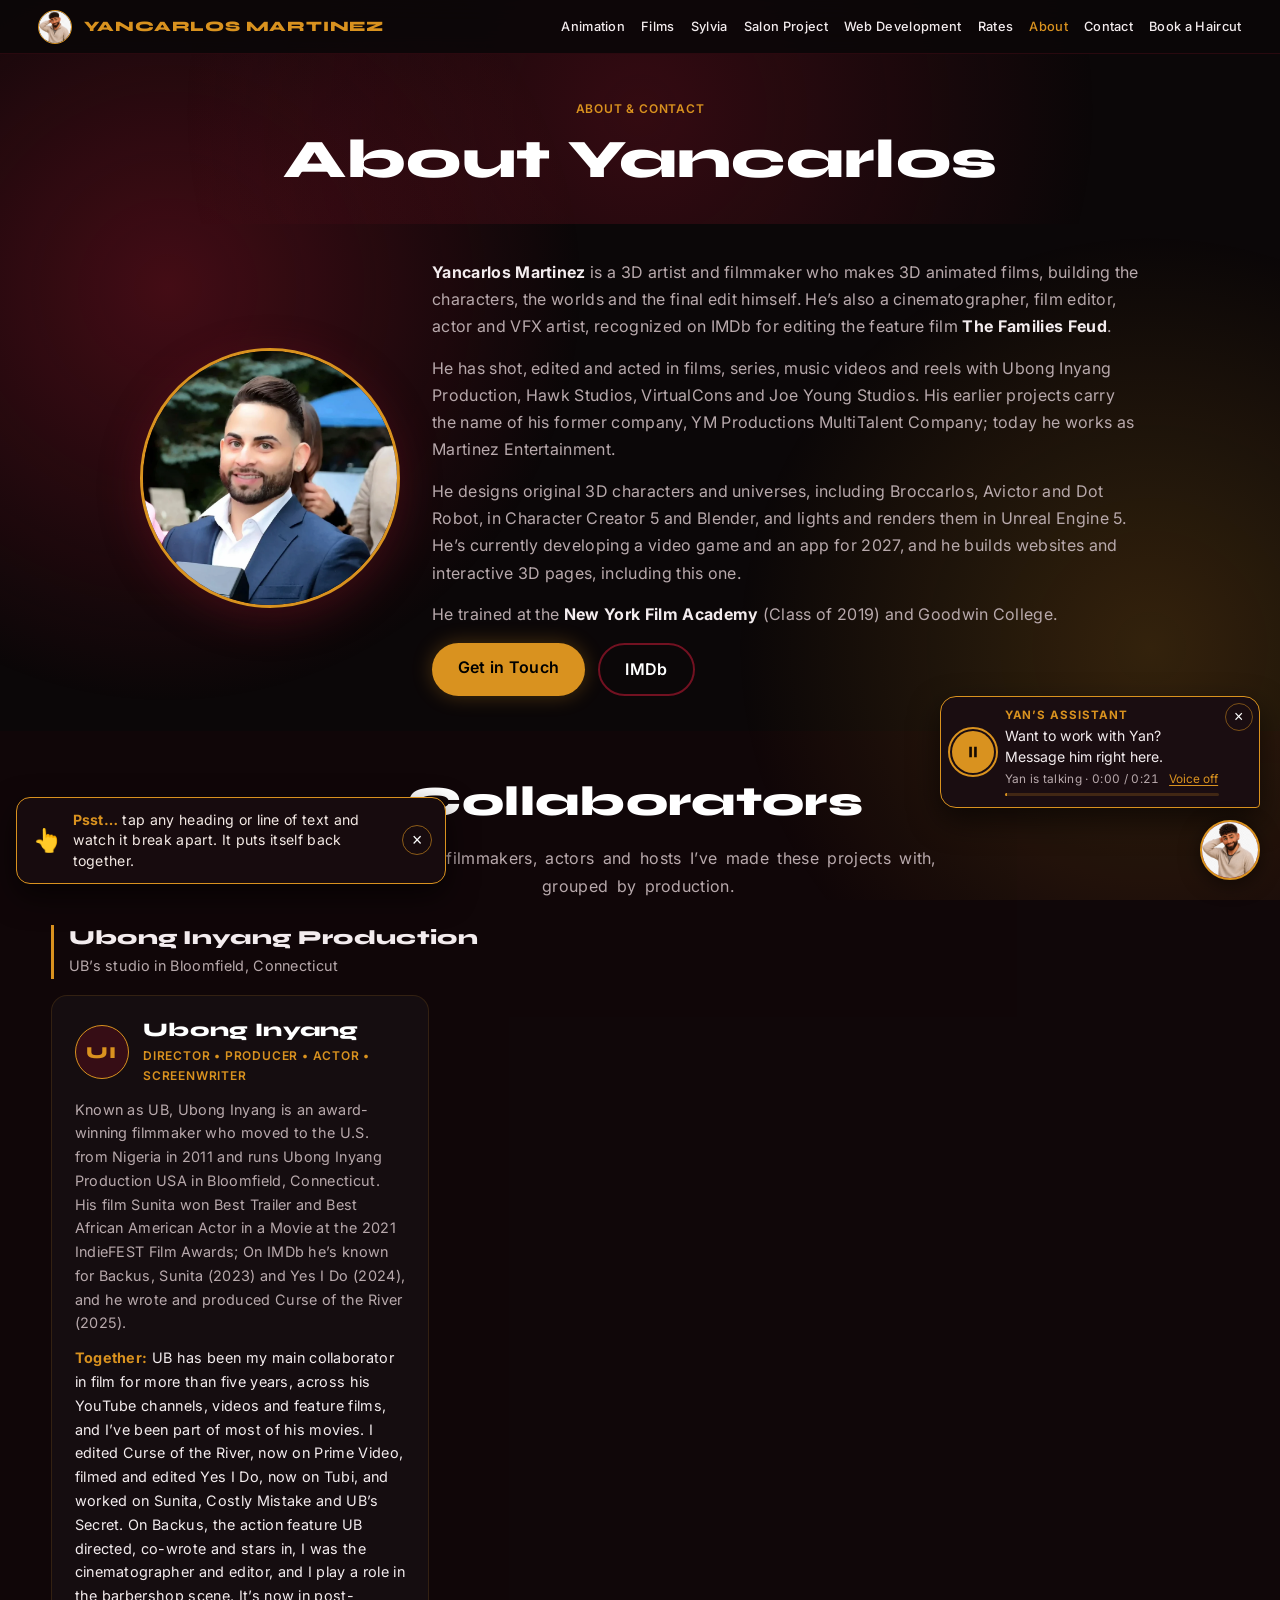
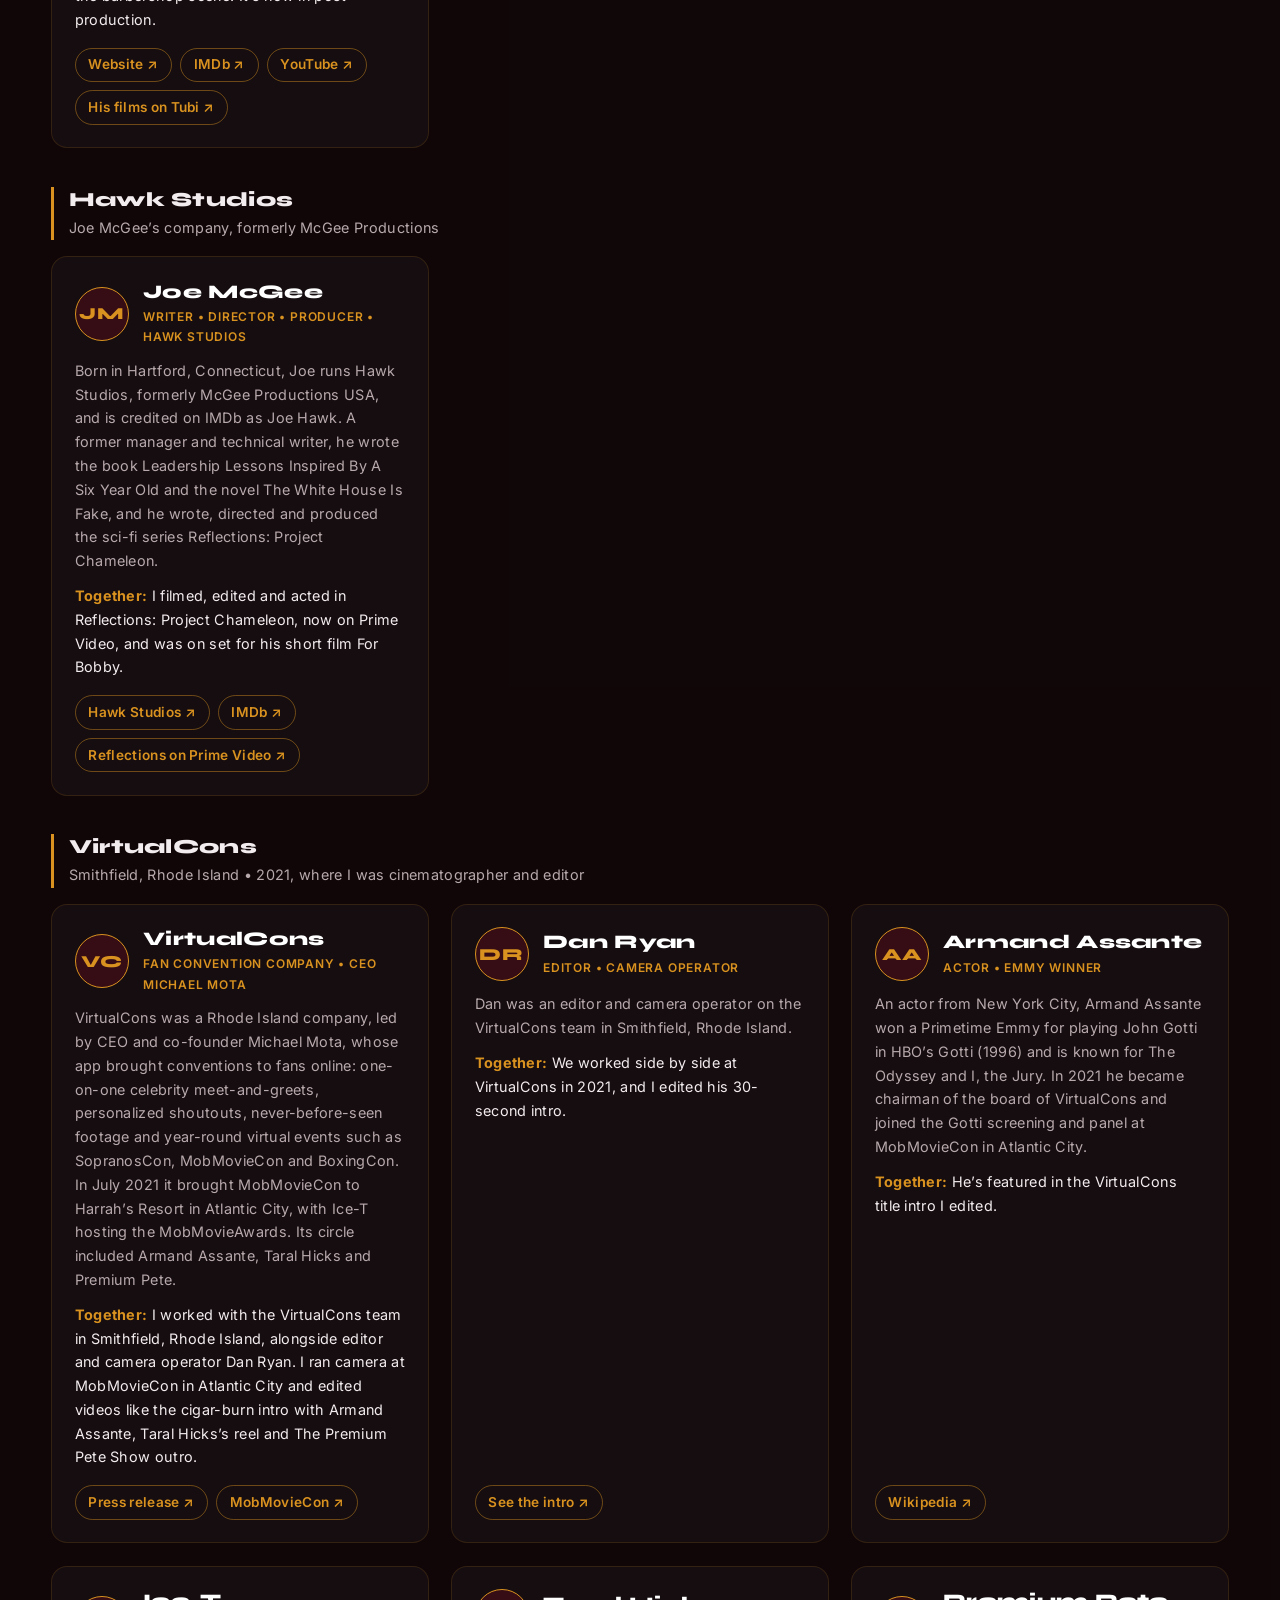
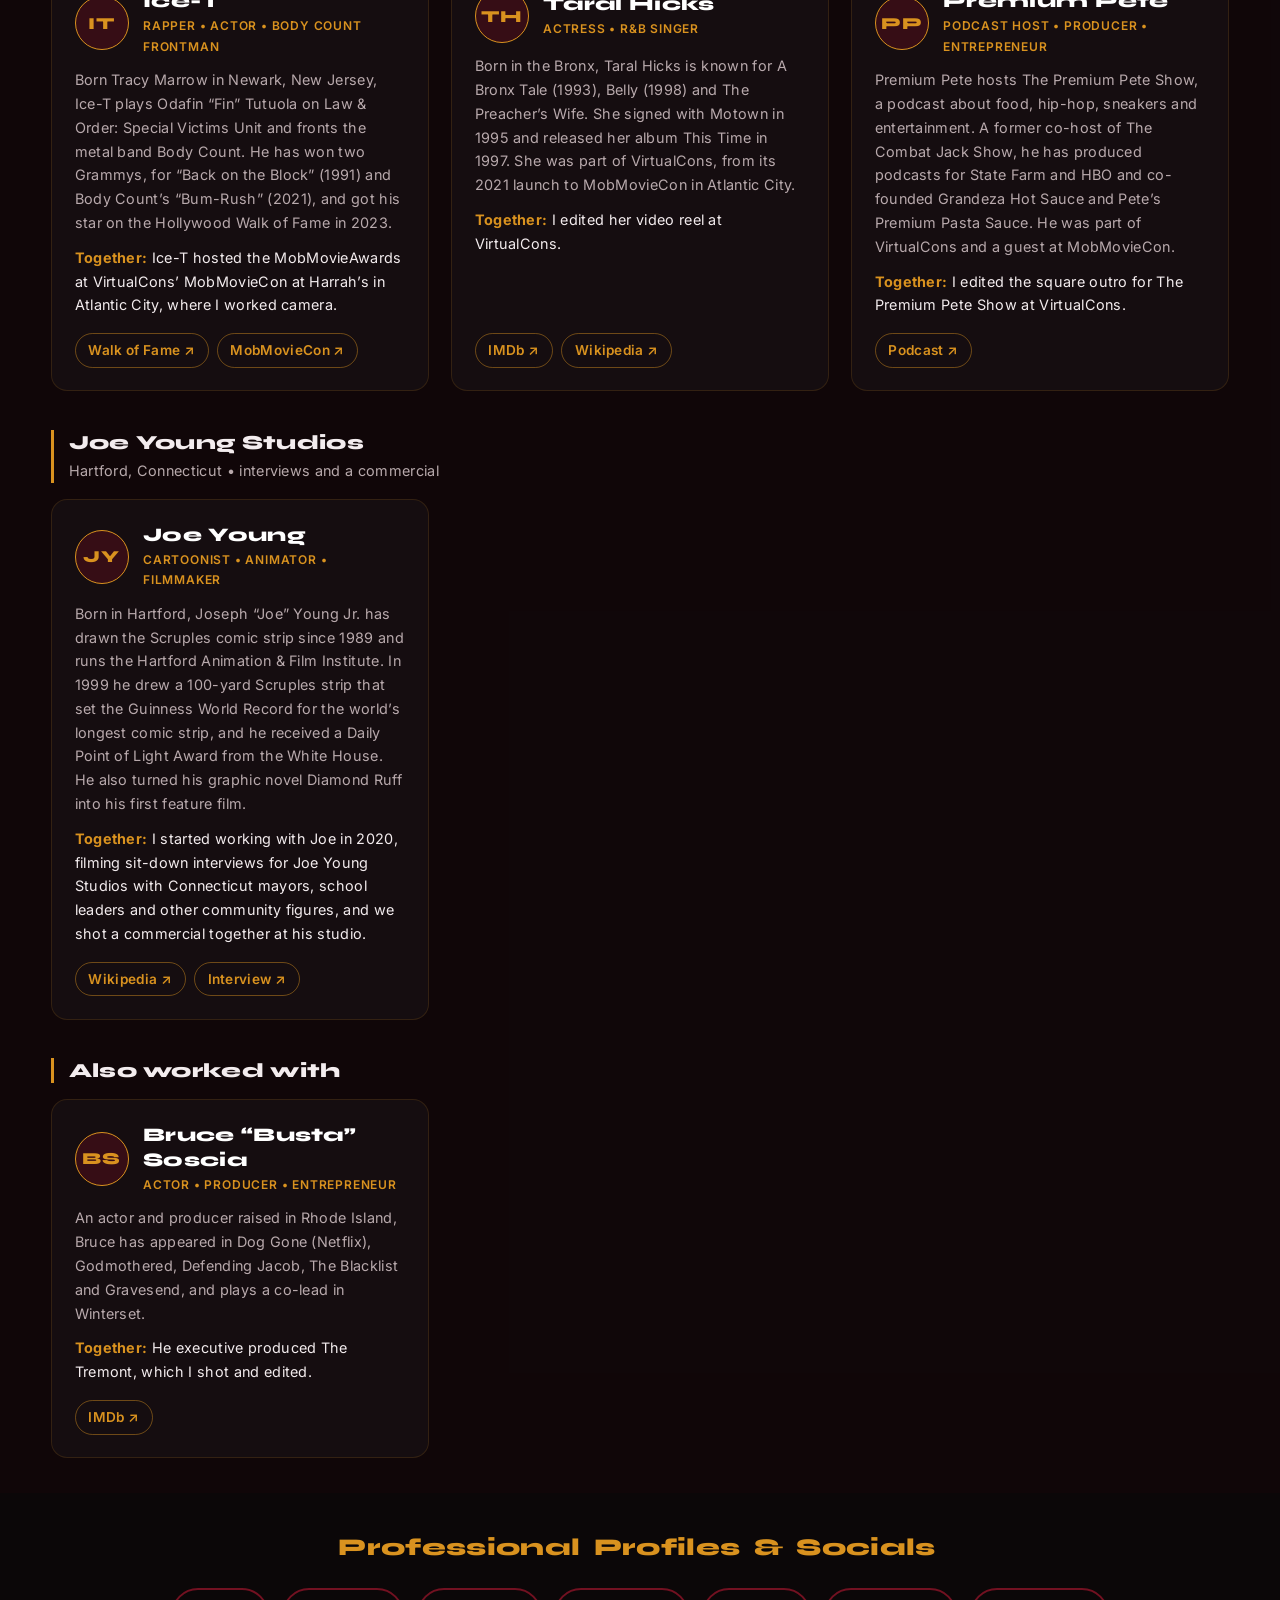
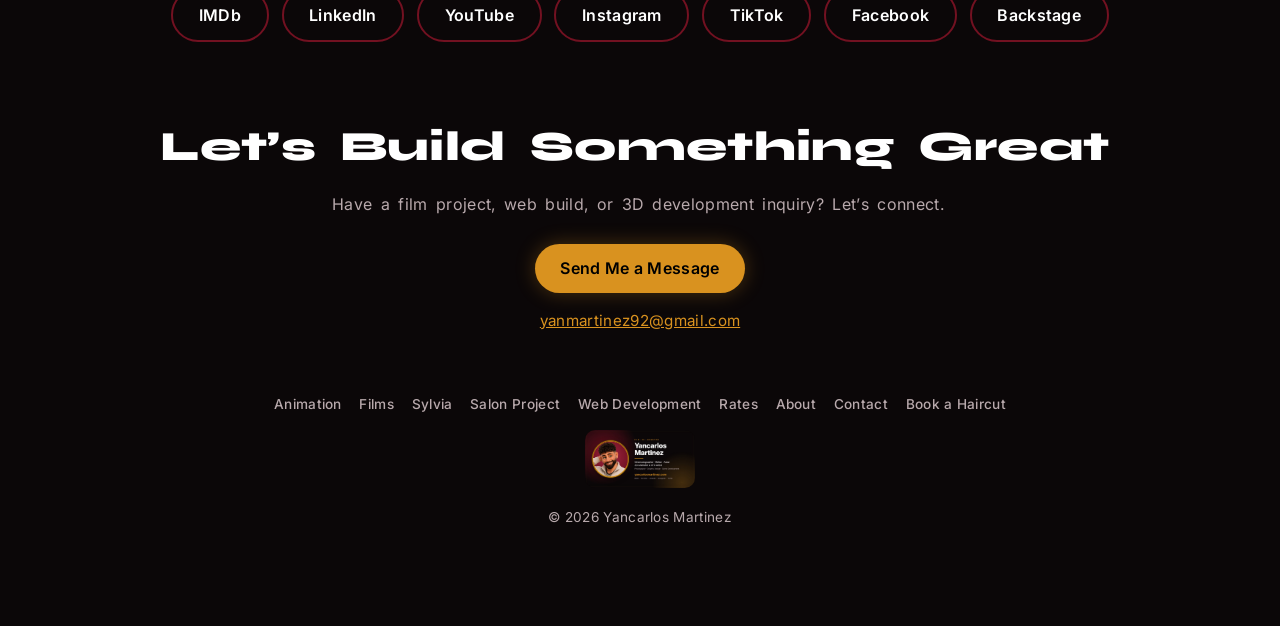
<file: about/index.html>
<!DOCTYPE html>
<html lang="en">
<head>
<meta charset="utf-8">
<meta name="viewport" content="width=device-width, initial-scale=1">
<title>About &amp; Contact | Yancarlos Martinez</title>
<meta name="description" content="About Yancarlos Martinez: 3D artist and filmmaker making 3D animated films, plus cinematographer, film editor and actor. His collaborators, profiles and how to get in touch.">
<meta name="author" content="Yancarlos Martinez">
<meta name="robots" content="index, follow, max-image-preview:large">
<link rel="canonical" href="https://www.yancarlosmartinez.com/about/">
<link rel="icon" type="image/png" sizes="32x32" href="/img/favicon-32.png">
<link rel="apple-touch-icon" href="/img/apple-touch-icon.png">
<meta property="og:type" content="website">
<meta property="og:site_name" content="Yancarlos Martinez">
<meta property="og:url" content="https://www.yancarlosmartinez.com/about/">
<meta property="og:title" content="About &amp; Contact | Yancarlos Martinez">
<meta property="og:description" content="About Yancarlos Martinez: 3D artist and filmmaker making 3D animated films, plus cinematographer, film editor and actor. His collaborators, profiles and how to get in touch.">
<meta property="og:image" content="https://www.yancarlosmartinez.com/img/og-yancarlos-martinez.jpg">
<meta property="og:image:alt" content="Yancarlos Martinez: cinematographer, editor, actor, 3D animator and VFX artist. yancarlosmartinez.com">
<meta property="og:image:width" content="1200">
<meta property="og:image:height" content="630">
<meta name="twitter:card" content="summary_large_image">
<meta name="twitter:title" content="About &amp; Contact | Yancarlos Martinez">
<meta name="twitter:description" content="About Yancarlos Martinez: 3D artist and filmmaker making 3D animated films, plus cinematographer, film editor and actor. His collaborators, profiles and how to get in touch.">
<meta name="twitter:image" content="https://www.yancarlosmartinez.com/img/og-yancarlos-martinez.jpg">
<script type="application/ld+json">
{"@context": "https://schema.org", "@graph": [{"@type": "Person", "@id": "https://www.yancarlosmartinez.com/#person", "name": "Yancarlos Martinez", "alternateName": ["Yan Martinez", "Yan Carlos Martinez", "Yancarlos Martínez"], "url": "https://www.yancarlosmartinez.com/", "image": "https://www.yancarlosmartinez.com/img/og-yancarlos-martinez.jpg", "jobTitle": ["Cinematographer", "Film Editor", "Actor", "3D Animator", "VFX Artist"], "description": "Cinematographer, film editor, actor, 3D animator and VFX artist. Also a photographer, graphic designer, web developer and game developer.", "knowsAbout": ["Cinematography", "Film editing", "Visual effects", "3D animation", "Character Creator", "Blender", "Unreal Engine", "Unity", "Photography", "Graphic design", "Web development", "Game development"], "email": "mailto:yanmartinez92@gmail.com", "alumniOf": ["New York Film Academy", "Goodwin College"], "sameAs": ["https://www.imdb.com/name/nm11192416/", "https://www.linkedin.com/in/yancarlos-martinez-56a610203/", "https://www.youtube.com/@YanAnimations3D", "https://www.instagram.com/yancarlosmart1nez/", "https://www.facebook.com/yancarlosmart1nez/", "https://www.tiktok.com/@yancarlosmart1nez"]}, {"@type": "WebSite", "@id": "https://www.yancarlosmartinez.com/#website", "name": "Yancarlos Martinez", "alternateName": "yancarlosmartinez.com", "url": "https://www.yancarlosmartinez.com/", "publisher": {"@id": "https://www.yancarlosmartinez.com/#person"}}, {"@type": "WebPage", "@id": "https://www.yancarlosmartinez.com/about/#page", "url": "https://www.yancarlosmartinez.com/about/", "name": "About & Contact | Yancarlos Martinez", "isPartOf": {"@id": "https://www.yancarlosmartinez.com/#website"}, "about": {"@id": "https://www.yancarlosmartinez.com/#person"}, "breadcrumb": {"@type": "BreadcrumbList", "itemListElement": [{"@type": "ListItem", "position": 1, "name": "Home", "item": "https://www.yancarlosmartinez.com/"}, {"@type": "ListItem", "position": 2, "name": "About & Contact", "item": "https://www.yancarlosmartinez.com/about/"}]}}]}
</script>
<link rel="preconnect" href="https://fonts.googleapis.com">
<link rel="preconnect" href="https://fonts.gstatic.com" crossorigin>
<link href="https://fonts.googleapis.com/css2?family=Syne:wght@700;800&family=Inter:wght@400;500;600&display=swap" rel="stylesheet">
<link rel="stylesheet" href="/assets/site.css?v=20261106v">
</head>
<body class="page-about">

<div class="amb" aria-hidden="true"><i class="orb o1"></i><i class="orb o2"></i></div>

<header>
  <a href="/" class="brand"><img src="/img/yans-cartoon-headshot.webp" alt="Yancarlos"><span>YANCARLOS MARTINEZ</span></a>
  <button id="mn" aria-label="Open menu" aria-expanded="false" aria-controls="nv">&#9776;</button>
  <nav id="nv">
    <a href="/">Animation</a>
    <a href="/films/">Films</a>
    <a href="/sylvia/">Sylvia</a>
    <a href="/salon/">Salon Project</a>
    <a href="/web-development/">Web Development</a>
    <a href="/rates/">Rates</a>
    <a href="/about/" aria-current="page">About</a>
    <a href="/about/#contact">Contact</a>
    <a href="/barber/">Book a Haircut</a>
  </nav>
</header>

<main>
<section class="hero sub">
  <div>
    <div class="meta">About &amp; Contact</div>
    <h1>About Yancarlos</h1>
  </div>
</section>

<section id="bio">
  <div class="bio">
    <img src="/img/yancarlos-camera.webp" alt="Yancarlos Martinez smiling on set with his camera" loading="lazy" decoding="async">
    <div>
      <p><b>Yancarlos Martinez</b> is a 3D artist and filmmaker who makes 3D animated films, building the characters, the worlds and the final edit himself. He’s also a cinematographer, film editor, actor and VFX artist, recognized on IMDb for editing the feature film <b>The Families Feud</b>.</p>
      <p>He has shot, edited and acted in films, series, music videos and reels with Ubong Inyang Production, Hawk Studios, VirtualCons and Joe Young Studios. His earlier projects carry the name of his former company, YM Productions MultiTalent Company; today he works as Martinez Entertainment.</p>
      <p>He designs original 3D characters and universes, including Broccarlos, Avictor and Dot Robot, in Character Creator 5 and Blender, and lights and renders them in Unreal Engine 5. He’s currently developing a video game and an app for 2027, and he builds websites and interactive 3D pages, including this one.</p>
      <p>He trained at the <b>New York Film Academy</b> (Class of 2019) and Goodwin College.</p>
      <div class="btns" style="justify-content:flex-start"><a href="#contact" class="btn btn-primary">Get in Touch</a><a href="https://www.imdb.com/name/nm11192416/" target="_blank" rel="noopener" class="btn btn-outline">IMDb</a></div>
    </div>
  </div>
</section>

<!-- Collaborators: the people behind the projects, grouped by studio -->
<section id="collaborators" class="tint">
  <h2 class="ttl shatter">Collaborators</h2>
  <p class="desc shatter">The studios, filmmakers, actors and hosts I’ve made these projects with, grouped by production.</p>
  <div class="cgroup">
    <h3 class="cg-t">Ubong Inyang Production</h3><p class="cg-s">UB’s studio in Bloomfield, Connecticut</p>
  </div>
  <div class="grid cgrid">
    <article class="collab">
      <div class="co-h"><span class="mono" aria-hidden="true">UI</span><div><h3>Ubong Inyang</h3><div class="meta">Director • Producer • Actor • Screenwriter</div></div></div>
      <p>Known as UB, Ubong Inyang is an award-winning filmmaker who moved to the U.S. from Nigeria in 2011 and runs Ubong Inyang Production USA in Bloomfield, Connecticut. His film Sunita won Best Trailer and Best African American Actor in a Movie at the 2021 IndieFEST Film Awards; On IMDb he’s known for Backus, Sunita (2023) and Yes I Do (2024), and he wrote and produced Curse of the River (2025).</p>
      <p class="with"><b>Together:</b> UB has been my main collaborator in film for more than five years, across his YouTube channels, videos and feature films, and I’ve been part of most of his movies. I edited Curse of the River, now on Prime Video, filmed and edited Yes I Do, now on Tubi, and worked on Sunita, Costly Mistake and UB’s Secret. On Backus, the action feature UB directed, co-wrote and stars in, I was the cinematographer and editor, and I play a role in the barbershop scene. It’s now in post-production.</p>
      <div class="cl"><a href="https://www.ubonginyang.com/" target="_blank" rel="noopener">Website ↗</a><a href="https://www.imdb.com/name/nm11291331/" target="_blank" rel="noopener">IMDb ↗</a><a href="https://www.youtube.com/@UbongInyangComedy" target="_blank" rel="noopener">YouTube ↗</a><a href="https://tubitv.com/person/d3a4b3/ubong-inyang" target="_blank" rel="noopener">His films on Tubi ↗</a></div>
    </article>
  </div>
  <div class="cgroup">
    <h3 class="cg-t">Hawk Studios</h3><p class="cg-s">Joe McGee’s company, formerly McGee Productions</p>
  </div>
  <div class="grid cgrid">
    <article class="collab">
      <div class="co-h"><span class="mono" aria-hidden="true">JM</span><div><h3>Joe McGee</h3><div class="meta">Writer • Director • Producer • Hawk Studios</div></div></div>
      <p>Born in Hartford, Connecticut, Joe runs Hawk Studios, formerly McGee Productions USA, and is credited on IMDb as Joe Hawk. A former manager and technical writer, he wrote the book Leadership Lessons Inspired By A Six Year Old and the novel The White House Is Fake, and he wrote, directed and produced the sci-fi series Reflections: Project Chameleon.</p>
      <p class="with"><b>Together:</b> I filmed, edited and acted in Reflections: Project Chameleon, now on Prime Video, and was on set for his short film For Bobby.</p>
      <div class="cl"><a href="http://mcgeeproductions.us/mcgeepro1/" target="_blank" rel="noopener">Hawk Studios ↗</a><a href="https://www.imdb.com/name/nm9643407/" target="_blank" rel="noopener">IMDb ↗</a><a href="https://www.primevideo.com/detail/0MNPQG8114YIAKA4ISPF7CUUFN" target="_blank" rel="noopener">Reflections on Prime Video ↗</a></div>
    </article>
  </div>
  <div class="cgroup">
    <h3 class="cg-t">VirtualCons</h3><p class="cg-s">Smithfield, Rhode Island • 2021, where I was cinematographer and editor</p>
  </div>
  <div class="grid cgrid">
    <article class="collab">
      <div class="co-h"><span class="mono" aria-hidden="true">VC</span><div><h3>VirtualCons</h3><div class="meta">Fan Convention Company • CEO Michael Mota</div></div></div>
      <p>VirtualCons was a Rhode Island company, led by CEO and co-founder Michael Mota, whose app brought conventions to fans online: one-on-one celebrity meet-and-greets, personalized shoutouts, never-before-seen footage and year-round virtual events such as SopranosCon, MobMovieCon and BoxingCon. In July 2021 it brought MobMovieCon to Harrah’s Resort in Atlantic City, with Ice-T hosting the MobMovieAwards. Its circle included Armand Assante, Taral Hicks and Premium Pete.</p>
      <p class="with"><b>Together:</b> I worked with the VirtualCons team in Smithfield, Rhode Island, alongside editor and camera operator Dan Ryan. I ran camera at MobMovieCon in Atlantic City and edited videos like the cigar-burn intro with Armand Assante, Taral Hicks’s reel and The Premium Pete Show outro.</p>
      <div class="cl"><a href="https://prnewswire.com/news-releases/[base64].html" target="_blank" rel="noopener">Press release ↗</a><a href="https://www.complex.com/pop-culture/mobmoviecon-2021-atlantic-city-sopranoscon-interview" target="_blank" rel="noopener">MobMovieCon ↗</a></div>
    </article>
    <article class="collab">
      <div class="co-h"><span class="mono" aria-hidden="true">DR</span><div><h3>Dan Ryan</h3><div class="meta">Editor • Camera Operator</div></div></div>
      <p>Dan was an editor and camera operator on the VirtualCons team in Smithfield, Rhode Island.</p>
      <p class="with"><b>Together:</b> We worked side by side at VirtualCons in 2021, and I edited his 30-second intro.</p>
      <div class="cl"><a href="/films/#portfolio-gallery">See the intro ↗</a></div>
    </article>
    <article class="collab">
      <div class="co-h"><span class="mono" aria-hidden="true">AA</span><div><h3>Armand Assante</h3><div class="meta">Actor • Emmy Winner</div></div></div>
      <p>An actor from New York City, Armand Assante won a Primetime Emmy for playing John Gotti in HBO’s Gotti (1996) and is known for The Odyssey and I, the Jury. In 2021 he became chairman of the board of VirtualCons and joined the Gotti screening and panel at MobMovieCon in Atlantic City.</p>
      <p class="with"><b>Together:</b> He’s featured in the VirtualCons title intro I edited.</p>
      <div class="cl"><a href="https://en.wikipedia.org/wiki/Armand_Assante" target="_blank" rel="noopener">Wikipedia ↗</a></div>
    </article>
    <article class="collab">
      <div class="co-h"><span class="mono" aria-hidden="true">IT</span><div><h3>Ice-T</h3><div class="meta">Rapper • Actor • Body Count Frontman</div></div></div>
      <p>Born Tracy Marrow in Newark, New Jersey, Ice-T plays Odafin “Fin” Tutuola on Law &amp; Order: Special Victims Unit and fronts the metal band Body Count. He has won two Grammys, for “Back on the Block” (1991) and Body Count’s “Bum-Rush” (2021), and got his star on the Hollywood Walk of Fame in 2023.</p>
      <p class="with"><b>Together:</b> Ice-T hosted the MobMovieAwards at VirtualCons’ MobMovieCon at Harrah’s in Atlantic City, where I worked camera.</p>
      <div class="cl"><a href="https://www.nbcsandiego.com/entertainment/entertainment-news/ice-t-honored-with-star-on-hollywood-walk-of-fame/3170667/" target="_blank" rel="noopener">Walk of Fame ↗</a><a href="https://www.complex.com/pop-culture/mobmoviecon-2021-atlantic-city-sopranoscon-interview" target="_blank" rel="noopener">MobMovieCon ↗</a></div>
    </article>
    <article class="collab">
      <div class="co-h"><span class="mono" aria-hidden="true">TH</span><div><h3>Taral Hicks</h3><div class="meta">Actress • R&amp;B Singer</div></div></div>
      <p>Born in the Bronx, Taral Hicks is known for A Bronx Tale (1993), Belly (1998) and The Preacher’s Wife. She signed with Motown in 1995 and released her album This Time in 1997. She was part of VirtualCons, from its 2021 launch to MobMovieCon in Atlantic City.</p>
      <p class="with"><b>Together:</b> I edited her video reel at VirtualCons.</p>
      <div class="cl"><a href="https://www.imdb.com/name/nm0382968/" target="_blank" rel="noopener">IMDb ↗</a><a href="https://en.wikipedia.org/wiki/Taral_Hicks" target="_blank" rel="noopener">Wikipedia ↗</a></div>
    </article>
    <article class="collab">
      <div class="co-h"><span class="mono" aria-hidden="true">PP</span><div><h3>Premium Pete</h3><div class="meta">Podcast Host • Producer • Entrepreneur</div></div></div>
      <p>Premium Pete hosts The Premium Pete Show, a podcast about food, hip-hop, sneakers and entertainment. A former co-host of The Combat Jack Show, he has produced podcasts for State Farm and HBO and co-founded Grandeza Hot Sauce and Pete’s Premium Pasta Sauce. He was part of VirtualCons and a guest at MobMovieCon.</p>
      <p class="with"><b>Together:</b> I edited the square outro for The Premium Pete Show at VirtualCons.</p>
      <div class="cl"><a href="https://podcasts.apple.com/us/podcast/the-premium-pete-show/id1100495290" target="_blank" rel="noopener">Podcast ↗</a></div>
    </article>
  </div>
  <div class="cgroup">
    <h3 class="cg-t">Joe Young Studios</h3><p class="cg-s">Hartford, Connecticut • interviews and a commercial</p>
  </div>
  <div class="grid cgrid">
    <article class="collab">
      <div class="co-h"><span class="mono" aria-hidden="true">JY</span><div><h3>Joe Young</h3><div class="meta">Cartoonist • Animator • Filmmaker</div></div></div>
      <p>Born in Hartford, Joseph “Joe” Young Jr. has drawn the Scruples comic strip since 1989 and runs the Hartford Animation &amp; Film Institute. In 1999 he drew a 100-yard Scruples strip that set the Guinness World Record for the world’s longest comic strip, and he received a Daily Point of Light Award from the White House. He also turned his graphic novel Diamond Ruff into his first feature film.</p>
      <p class="with"><b>Together:</b> I started working with Joe in 2020, filming sit-down interviews for Joe Young Studios with Connecticut mayors, school leaders and other community figures, and we shot a commercial together at his studio.</p>
      <div class="cl"><a href="https://en.wikipedia.org/wiki/Joseph_Young_Jr." target="_blank" rel="noopener">Wikipedia ↗</a><a href="https://www.fox61.com/article/news/local/outreach/awareness-months/cartoonist-joe-young/520-f8497366-6f22-4702-8bfc-23406d3f2f5f" target="_blank" rel="noopener">Interview ↗</a></div>
    </article>
  </div>
  <div class="cgroup">
    <h3 class="cg-t">Also worked with</h3>
  </div>
  <div class="grid cgrid">
    <article class="collab">
      <div class="co-h"><span class="mono" aria-hidden="true">BS</span><div><h3>Bruce “Busta” Soscia</h3><div class="meta">Actor • Producer • Entrepreneur</div></div></div>
      <p>An actor and producer raised in Rhode Island, Bruce has appeared in Dog Gone (Netflix), Godmothered, Defending Jacob, The Blacklist and Gravesend, and plays a co-lead in Winterset.</p>
      <p class="with"><b>Together:</b> He executive produced The Tremont, which I shot and edited.</p>
      <div class="cl"><a href="https://www.imdb.com/name/nm10250888/" target="_blank" rel="noopener">IMDb ↗</a></div>
    </article>
  </div>
</section>

<section id="socials">
  <h3 class="shatter">Professional Profiles &amp; Socials</h3>
  <div class="row">
    <a href="https://www.imdb.com/name/nm11192416/" target="_blank" rel="noopener" class="btn btn-outline">IMDb</a>
    <a href="https://www.linkedin.com/in/yancarlos-martinez-56a610203/" target="_blank" rel="noopener" class="btn btn-outline">LinkedIn</a>
    <a href="https://www.youtube.com/@YanAnimations3D" target="_blank" rel="noopener" class="btn btn-outline">YouTube</a>
    <a href="https://www.instagram.com/yancarlosmart1nez/" target="_blank" rel="noopener" class="btn btn-outline">Instagram</a>
    <a href="https://www.tiktok.com/@yancarlosmart1nez" target="_blank" rel="noopener" class="btn btn-outline">TikTok</a>
    <a href="https://www.facebook.com/yancarlosmart1nez/" target="_blank" rel="noopener" class="btn btn-outline">Facebook</a>
    <a href="https://www.backstage.com" target="_blank" rel="noopener" class="btn btn-outline">Backstage</a>
  </div>
</section>

<section id="contact">
  <h2 class="ttl shatter">Let’s Build Something Great</h2>
  <p class="desc shatter">Have a film project, web build, or 3D development inquiry? Let’s connect.</p>
  <div class="btns"><a href="mailto:yanmartinez92@gmail.com" class="btn btn-primary">Send Me a Message</a></div>
  <span class="mail"><a href="mailto:yanmartinez92@gmail.com">yanmartinez92@gmail.com</a></span>
</section>
</main>

<footer class="site">
  <nav class="fnav" aria-label="Site pages"><a href="/">Animation</a> <a href="/films/">Films</a> <a href="/sylvia/">Sylvia</a> <a href="/salon/">Salon Project</a> <a href="/web-development/">Web Development</a> <a href="/rates/">Rates</a> <a href="/about/">About</a> <a href="/about/#contact">Contact</a> <a href="/barber/">Book a Haircut</a></nav>
  <img src="/img/og-yancarlos-martinez.jpg" alt="Illustration of Yancarlos Martinez" loading="lazy" decoding="async">
  <p>&copy; 2026 Yancarlos Martinez</p>
</footer>

<!-- AI assistant (fixed bottom-right) -->
<div id="ai">
  <div id="chat" class="hidden">
    <div class="ch"><span>Yancarlos AI Assistant</span><button id="xc" aria-label="Close chat">&times;</button></div>
    <div class="cb" id="msgs"><p>👋 Hey! I’m Yancarlos’s virtual assistant. Ask me about his films, IMDb-recognized editing, Unreal Engine 5 projects, 3D characters or websites!</p></div>
    <div class="ci"><input id="q" type="text" placeholder="Type a question..." aria-label="Your question"><button id="snd">Send</button></div>
  </div>
  <button id="tg" title="Toggle AI Chat" aria-label="Toggle AI chat"><img src="/img/yans-cartoon-headshot.webp" alt="Yancarlos" loading="lazy" decoding="async"></button>
</div>

<script src="/assets/site.js?v=20261106"></script>
<script src="/assets/connect.js?v=20261106x"></script>
</body>
</html>
</file>
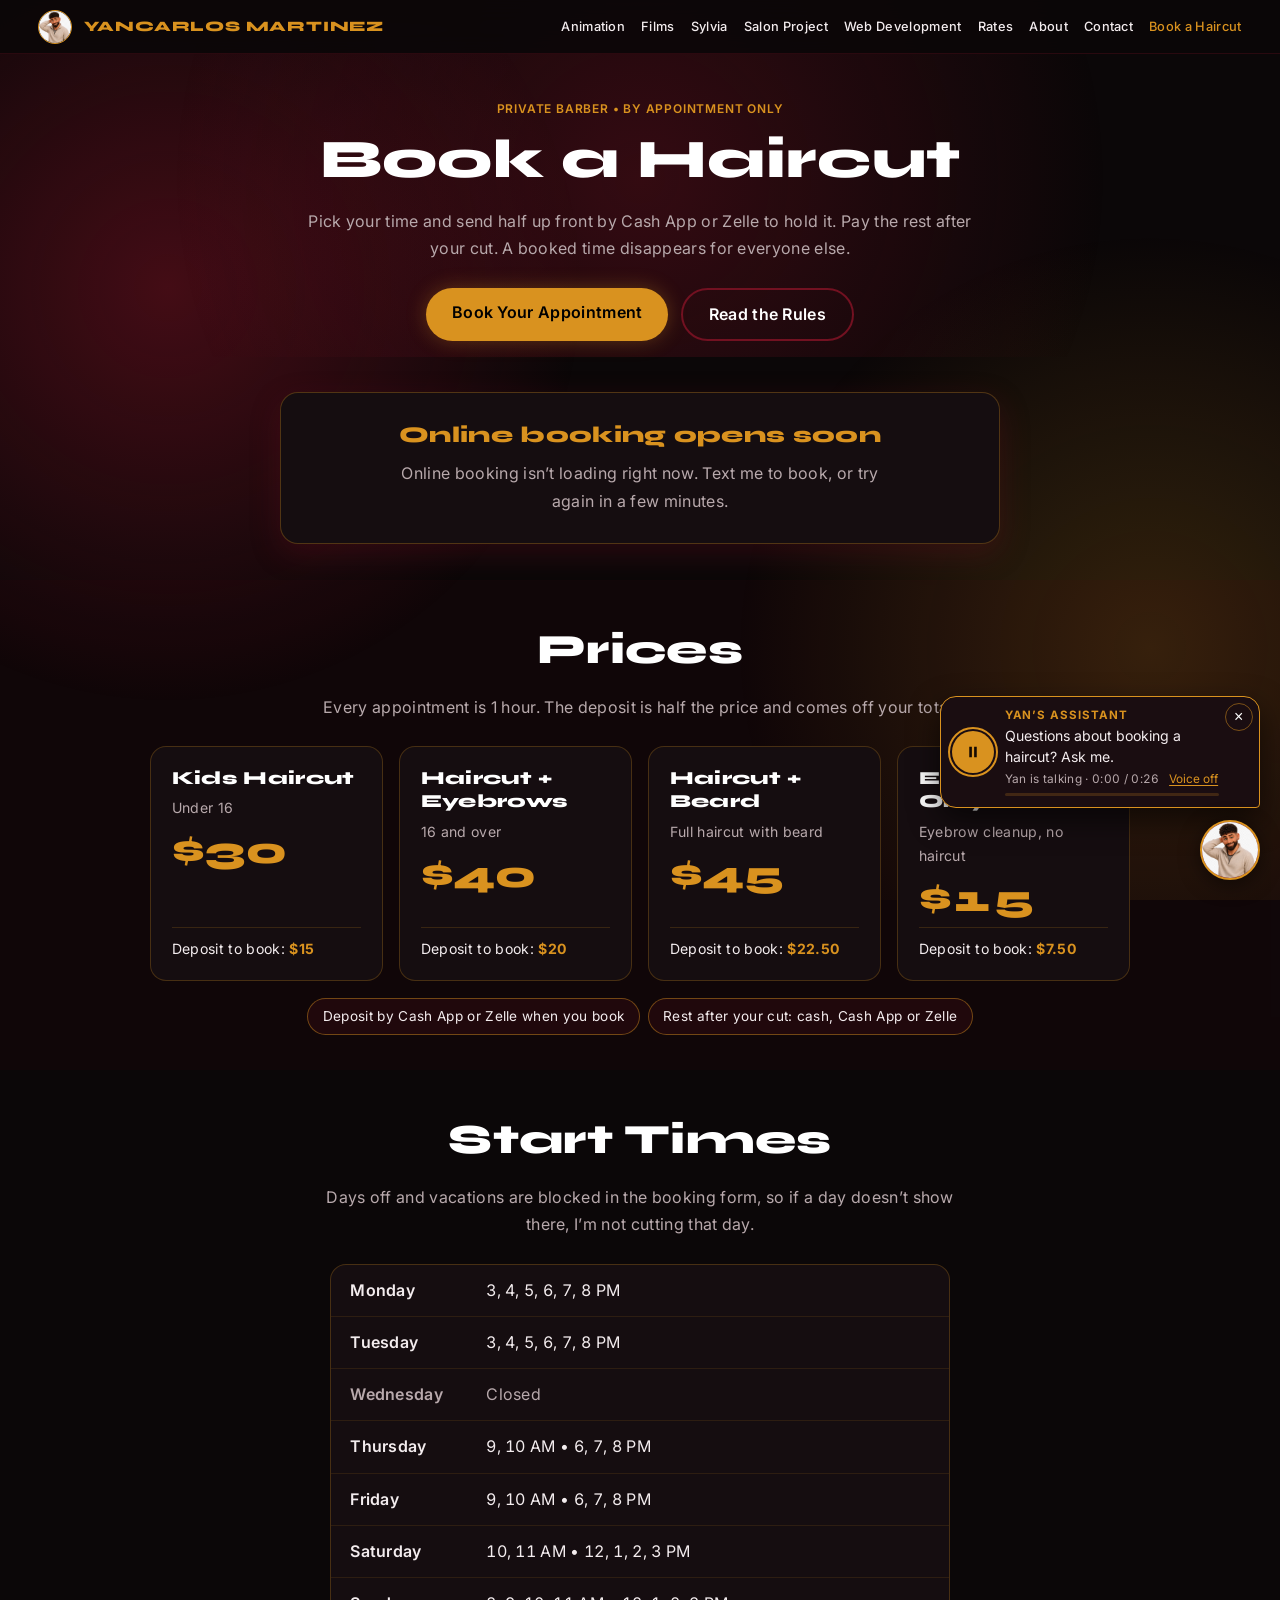
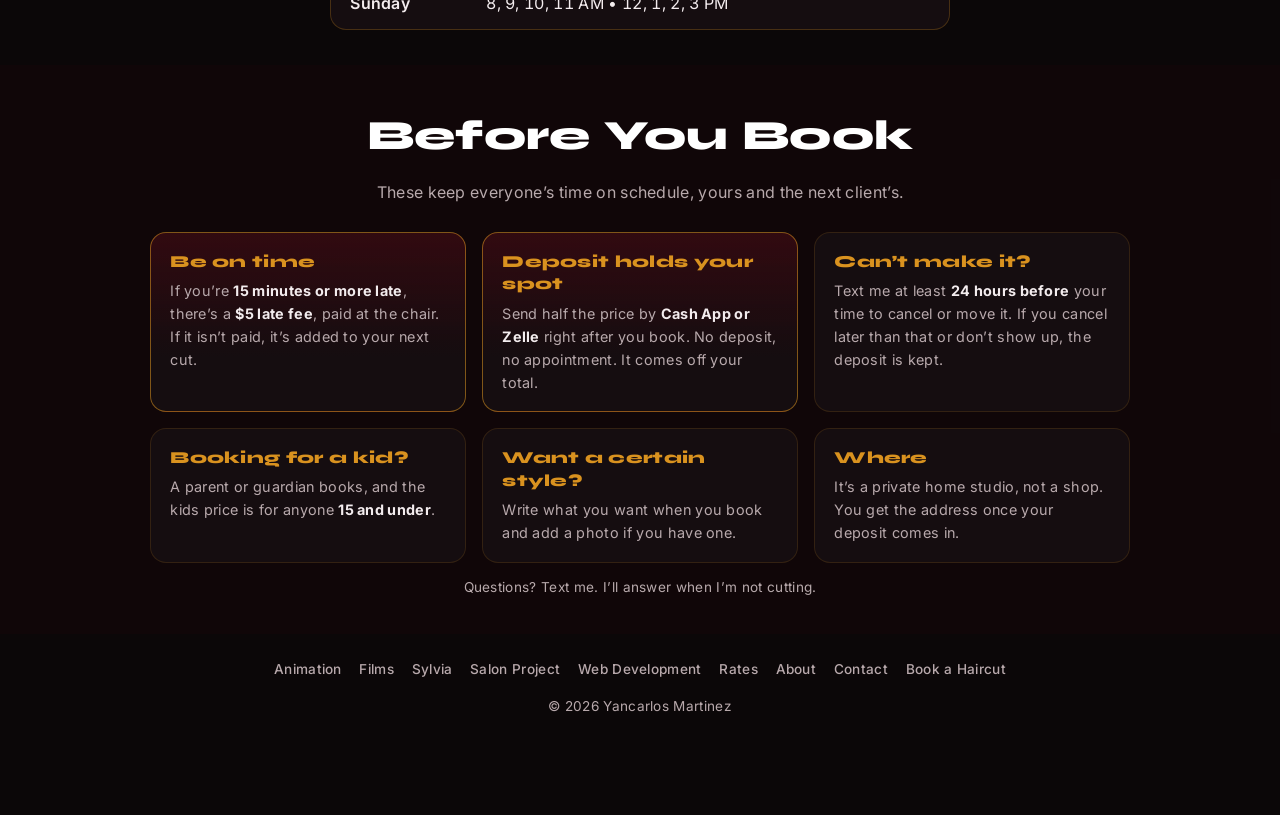
<file: barber/index.html>
<!DOCTYPE html>
<html lang="en">
<head>
<meta charset="utf-8">
<meta name="viewport" content="width=device-width, initial-scale=1">
<title>Book a Haircut | Yancarlos Martinez</title>
<meta name="description" content="Book a private haircut with Yancarlos. Pick a time, send half up front by Cash App or Zelle to hold it, and pay the rest after your cut.">
<meta name="author" content="Yancarlos Martinez">
<!-- Private, by-appointment page: shared by link with clients, kept off Google -->
<meta name="robots" content="noindex, nofollow">
<link rel="icon" type="image/png" sizes="32x32" href="/img/favicon-32.png">
<link rel="apple-touch-icon" href="/img/apple-touch-icon.png">
<meta property="og:type" content="website">
<meta property="og:site_name" content="Yancarlos Martinez">
<meta property="og:title" content="Book a Haircut with Yancarlos">
<meta property="og:description" content="Pick a time, send half up front to hold it, and pay the rest after your cut.">
<meta property="og:image" content="https://www.yancarlosmartinez.com/img/og-yancarlos-martinez.jpg">
<link rel="preconnect" href="https://script.google.com">
<link rel="preconnect" href="https://script.googleusercontent.com" crossorigin>
<link rel="preconnect" href="https://fonts.googleapis.com">
<link rel="preconnect" href="https://fonts.gstatic.com" crossorigin>
<link href="https://fonts.googleapis.com/css2?family=Syne:wght@700;800&family=Inter:wght@400;500;600&display=swap" rel="stylesheet">
<link rel="stylesheet" href="/assets/site.css?v=20261106v">
<style>
/* Barber page: booking form, price list, weekly hours and house rules, in the site's burgundy + gold */
[hidden]{display:none!important}
#bk-done,#bkf{scroll-margin-top:84px}
.bk-wrap{max-width:980px;margin:0 auto}
.bk-cta{display:flex;flex-wrap:wrap;gap:.8rem;justify-content:center;margin-top:.4rem}
.bk-note{color:var(--muted);font-size:.85rem;text-align:center;margin-top:.8rem}
/* booking form */
.bk-app{max-width:720px;margin:0 auto;background:var(--card);border:1px solid rgba(217,146,31,.3);border-radius:18px;padding:1.4rem clamp(1rem,3vw,1.8rem);box-shadow:0 10px 30px rgba(114,17,33,.3)}
.bk-app fieldset{border:0;margin:0 0 1.5rem;padding:0;min-width:0}
.bk-app legend{display:flex;align-items:center;gap:.6rem;font:800 1.05rem 'Syne',sans-serif;color:#fff;margin-bottom:.7rem}
.bk-app legend .n{flex:none;width:1.8rem;height:1.8rem;border-radius:50%;display:grid;place-items:center;border:1px solid var(--gold);color:var(--gold);font-size:.85rem}
.svc{display:grid;grid-template-columns:repeat(2,minmax(0,1fr));gap:.6rem}
@media(max-width:340px){.svc{grid-template-columns:1fr}}
.svc label{position:relative;display:flex;flex-direction:column;gap:.15rem;padding:.8rem 1rem;border:1px solid rgba(217,146,31,.3);border-radius:12px;cursor:pointer;background:rgba(11,7,8,.5)}
.svc input{position:absolute;opacity:0;pointer-events:none}
.svc b{font-size:.98rem}
.svc small{color:var(--muted);font-size:.8rem}
.svc .p{font:800 1.35rem 'Syne',sans-serif;color:var(--gold);font-variant-numeric:tabular-nums}
.svc label:has(input:checked){border-color:var(--gold);background:rgba(114,17,33,.4);box-shadow:0 0 0 1px var(--gold) inset}
.svc label:has(input:focus-visible){outline:2px solid var(--gold);outline-offset:2px}
.chips-row{display:flex;gap:.5rem;overflow-x:auto;padding:.1rem .1rem .5rem;scroll-snap-type:x proximity}
.chips-wrap{display:flex;flex-wrap:wrap;gap:.5rem}
.chip{flex:none;scroll-snap-align:start;display:flex;flex-direction:column;align-items:center;gap:0;min-width:4.4rem;padding:.55rem .8rem;border-radius:12px;border:1px solid rgba(217,146,31,.35);background:rgba(11,7,8,.5);color:var(--text);font:600 .92rem 'Inter',sans-serif;cursor:pointer;font-variant-numeric:tabular-nums}
.chip small{font-weight:500;font-size:.75rem;color:var(--muted)}
.chip[aria-pressed="true"]{background:var(--gold);border-color:var(--gold);color:#000}
.chip[aria-pressed="true"] small{color:#2a1a05}
.chip:focus-visible,.bk-app input:focus-visible,.bk-app textarea:focus-visible{outline:2px solid var(--gold);outline-offset:2px}
.bk-hint{color:var(--muted);font-size:.88rem}
.fld{display:grid;gap:.3rem;margin-bottom:.8rem}
.fld label{font-size:.88rem;font-weight:600}
.fld label small{font-weight:400;color:var(--muted)}
.bk-app input[type=text],.bk-app input[type=tel],.bk-app input[type=email],.bk-app input[type=number],.bk-app textarea{width:100%;font:400 1rem 'Inter',sans-serif;color:var(--text);background:rgba(11,7,8,.65);border:1px solid rgba(217,146,31,.3);border-radius:10px;padding:.65rem .8rem}
.bk-app textarea{min-height:5rem;resize:vertical}
.two{display:grid;grid-template-columns:repeat(auto-fit,minmax(min(100%,220px),1fr));gap:0 .8rem}
.bk-app input[type=file]{font-size:.85rem;color:var(--muted);max-width:100%}
#bk-thumb{width:96px;height:96px;object-fit:cover;border-radius:10px;border:1px solid rgba(217,146,31,.4)}
.agree{display:flex;gap:.6rem;align-items:flex-start;font-size:.9rem;color:var(--muted);margin:.4rem 0 1rem}
.agree input{margin-top:.25rem;accent-color:var(--gold);width:1.1rem;height:1.1rem;flex:none}
.agree b{color:var(--text)}
.hp{position:absolute;left:-9999px;width:1px;height:1px;overflow:hidden}
.bk-sum{border-top:1px solid rgba(217,146,31,.2);padding-top:1rem;margin-bottom:.9rem;font-weight:600;color:var(--gold)}
#bk-go{border:0;cursor:pointer;font:600 1rem 'Inter',sans-serif;width:100%}
#bk-go:disabled{opacity:.6;cursor:wait}
.bk-err{color:#ffb4a8;font-size:.9rem;min-height:1.2em;margin-top:.6rem}
.bk-msg{text-align:center}
.bk-msg h3{font-size:1.4rem;color:var(--gold);margin-bottom:.3rem}
.bk-msg p{color:var(--muted);margin:.4rem auto;max-width:520px}
.bk-msg p b{color:var(--text)}
.bk-when{font:800 clamp(1.3rem,4vw,1.8rem) 'Syne',sans-serif;color:#fff}
.bk-pay{margin:1.1rem auto;padding:1rem;border:1px dashed rgba(217,146,31,.55);border-radius:14px;max-width:460px;display:grid;gap:.6rem;justify-items:center}
.bk-pay p{margin:0;color:var(--text)}
.bk-zelle{display:flex;flex-wrap:wrap;gap:.6rem;align-items:center;justify-content:center;font-weight:600}
.bk-zelle .btn{padding:.35rem 1rem;font-size:.85rem}
.bk-owed{color:#ffb4a8!important}
.bk-small{font-size:.85rem}
/* prices, hours, rules */
.prices{display:grid;grid-template-columns:repeat(auto-fit,minmax(min(100%,220px),1fr));gap:1rem}
#price-list.wait{visibility:hidden} /* hidden until the live prices load, so old prices never flash */
.price{background:var(--card);border:1px solid rgba(217,146,31,.25);border-radius:16px;padding:1.2rem 1.3rem;display:flex;flex-direction:column;gap:.35rem}
.price h3{font-size:1.15rem;line-height:1.3}
.price .who{color:var(--muted);font-size:.88rem}
.price .amt{font:800 2.4rem/1 'Syne',sans-serif;color:var(--gold);margin:.4rem 0 .2rem;font-variant-numeric:tabular-nums}
.price .dep{font-size:.88rem;color:var(--text);border-top:1px solid rgba(217,146,31,.18);padding-top:.55rem;margin-top:auto}
.price .dep b{color:var(--gold)}
.facts{display:flex;flex-wrap:wrap;gap:.5rem;justify-content:center;margin-top:1.1rem}
.facts span{border:1px solid rgba(217,146,31,.45);border-radius:999px;padding:.35rem .9rem;font-size:.85rem;background:rgba(114,17,33,.18)}
.hours{list-style:none;max-width:620px;margin:0 auto;border:1px solid rgba(217,146,31,.25);border-radius:16px;overflow:hidden;background:var(--card)}
.hours li{display:grid;grid-template-columns:7.5rem 1fr;gap:1rem;padding:.75rem 1.2rem;border-top:1px solid rgba(217,146,31,.12);font-variant-numeric:tabular-nums}
.hours li:first-child{border-top:0}
.hours .d{font-weight:600}
.hours li.off .t,.hours li.off .d{color:var(--muted)}
.rules{list-style:none;display:grid;grid-template-columns:repeat(auto-fit,minmax(min(100%,280px),1fr));gap:1rem}
.rules li{background:var(--card);border:1px solid rgba(217,146,31,.15);border-radius:16px;padding:1.1rem 1.2rem}
.rules li.key{border-color:rgba(217,146,31,.55);background:linear-gradient(180deg,rgba(114,17,33,.35),var(--card) 70%)}
.rules h3{font-size:1.05rem;color:var(--gold);margin-bottom:.35rem;line-height:1.35}
.rules p{color:var(--muted);font-size:.9rem;line-height:1.6}
.rules p b{color:var(--text)}
@media(max-width:420px){.hours li{grid-template-columns:6rem 1fr;padding:.7rem 1rem}}
@media(prefers-reduced-motion:reduce){*{scroll-behavior:auto!important}}
</style>
</head>
<body class="page-barber">

<div class="amb" aria-hidden="true"><i class="orb o1"></i><i class="orb o2"></i></div>

<header>
  <a href="/" class="brand"><img src="/img/yans-cartoon-headshot.webp" alt="Yancarlos"><span>YANCARLOS MARTINEZ</span></a>
  <button id="mn" aria-label="Open menu" aria-expanded="false" aria-controls="nv">&#9776;</button>
  <nav id="nv">
    <a href="/">Animation</a>
    <a href="/films/">Films</a>
    <a href="/sylvia/">Sylvia</a>
    <a href="/salon/">Salon Project</a>
    <a href="/web-development/">Web Development</a>
    <a href="/rates/">Rates</a>
    <a href="/about/">About</a>
    <a href="/about/#contact">Contact</a>
    <a href="/barber/" aria-current="page">Book a Haircut</a>
  </nav>
</header>

<main>
<section class="hero sub">
  <div>
    <div class="meta">Private barber &bull; By appointment only</div>
    <h1>Book a Haircut</h1>
    <p>Pick your time and send half up front by Cash App or Zelle to hold it. Pay the rest after your cut. A booked time disappears for everyone else.</p>
    <div class="bk-cta">
      <a href="#book" class="btn btn-primary">Book Your Appointment</a>
      <a href="#rules" class="btn btn-outline">Read the Rules</a>
    </div>
  </div>
</section>

<section id="book">
  <div class="bk-app">
    <div id="bk-loading" class="bk-msg" hidden><p>Loading open times…</p></div>
    <div id="bk-off" class="bk-msg" hidden><h3>Online booking opens soon</h3><p>For now, text me to book your cut.</p></div>
    <noscript><div class="bk-msg"><p>Turn on JavaScript to book online, or text me to book.</p></div></noscript>

    <form id="bkf" hidden novalidate>
      <fieldset>
        <legend><span class="n">1</span>Pick a service</legend>
        <div class="svc" id="bk-svc">
          <label><input type="radio" name="service" value="kids"><b>Kids Haircut</b><small>Under 16</small><span class="p">$30</span><small>$15 deposit</small></label>
          <label><input type="radio" name="service" value="cut"><b>Haircut + Eyebrows</b><small>16 and over</small><span class="p">$40</span><small>$20 deposit</small></label>
          <label><input type="radio" name="service" value="beard"><b>Haircut + Beard</b><small>Full haircut with beard</small><span class="p">$45</span><small>$22.50 deposit</small></label>
          <label><input type="radio" name="service" value="eyebrows"><b>Eyebrows Only</b><small>Eyebrow cleanup, no haircut</small><span class="p">$15</span><small>$7.50 deposit</small></label>
        </div>
      </fieldset>

      <fieldset>
        <legend><span class="n">2</span>Pick a day</legend>
        <div id="bk-days" class="chips-row" aria-label="Open days"></div>
      </fieldset>

      <fieldset>
        <legend><span class="n">3</span>Pick a time</legend>
        <div id="bk-times" class="chips-wrap" aria-label="Open times"></div>
        <p class="bk-hint">Every appointment is 1 hour. Only open times show.</p>
      </fieldset>

      <fieldset>
        <legend><span class="n">4</span>Your info</legend>
        <div class="two">
          <div class="fld"><label for="bk-name">Name</label><input id="bk-name" name="name" type="text" autocomplete="name" required></div>
          <div class="fld"><label for="bk-phone">Phone</label><input id="bk-phone" name="phone" type="tel" autocomplete="tel" inputmode="tel" placeholder="(860) 555-0123" required></div>
        </div>
        <div class="fld" id="bk-kid" hidden><label for="bk-kidage">Kid’s age <small>(kids price is for 15 and under)</small></label><input id="bk-kidage" name="kidAge" type="number" min="1" max="15" inputmode="numeric"></div>
        <div class="fld"><label for="bk-email">Email <small>(required, your confirmation and booking number are sent here)</small></label><input id="bk-email" name="email" type="email" autocomplete="email" required></div>
        <div class="fld"><label for="bk-notes">What do you want? <small>(fade, beard trim, new style, anything I should know)</small></label><textarea id="bk-notes" name="notes" maxlength="600"></textarea></div>
        <div class="fld"><label for="bk-photo">Photo of the cut you want <small>(optional)</small></label><input id="bk-photo" name="photo" type="file" accept="image/*"><img id="bk-thumb" alt="Your photo" hidden></div>
      </fieldset>

      <fieldset>
        <legend><span class="n">5</span>Deposit: <span id="bk-dep-amt">half the price</span></legend>
        <div class="svc">
          <label><input type="radio" name="pay" value="Cash App"><b>Cash App</b><small>Opens Cash App with the amount filled in</small></label>
          <label><input type="radio" name="pay" value="Zelle"><b>Zelle</b><small>Bank to bank</small></label>
        </div>
        <div class="fld" style="margin-top:.8rem"><label for="bk-payname" id="bk-payname-l">Name on your Cash App or Zelle</label><input id="bk-payname" name="payName" type="text" placeholder="So I can match your deposit"></div>
        <label class="agree"><input type="checkbox" name="agree" id="bk-agree"><span>I agree: <b>15+ minutes late = $5 late fee</b>, and the deposit is kept if I cancel less than 24 hours before or don’t show up.</span></label>
        <div class="hp" aria-hidden="true"><label for="bk-web">Leave empty</label><input id="bk-web" name="website" type="text" tabindex="-1" autocomplete="off"></div>
      </fieldset>

      <div class="bk-sum" id="bk-sum">Pick a cut • pick a time</div>
      <button id="bk-go" class="btn btn-primary" type="submit">Hold My Time</button>
      <p id="bk-err" class="bk-err" role="alert"></p>
    </form>

    <div id="bk-done" class="bk-msg" hidden>
      <h3>Pay your deposit to hold your time</h3>
      <div class="bk-when" id="bk-when"></div>
      <p id="bk-what"></p>
      <div class="bk-pay" id="bk-paybox"></div>
      <form id="bk-payform" hidden novalidate>
        <p><b>Then fill this in.</b> Your appointment is confirmed only after I see your deposit. You’ll get your booking number by email.</p>
        <div class="fld"><label for="bk-paid-name">Name on your payment</label><input id="bk-paid-name" type="text" autocomplete="name"></div>
        <div class="fld"><label for="bk-proof">Payment ID or last 4 digits of the transaction number</label><input id="bk-proof" type="text" autocomplete="off"></div>
        <p class="bk-small" id="bk-pay-err" role="alert" style="color:#ff9a9a"></p>
        <button id="bk-paid-go" class="btn btn-primary" type="submit" style="width:100%">I’ve sent my deposit</button>
      </form>
      <div id="bk-paydone" hidden>
        <h3>Thanks! Your deposit is being checked.</h3>
        <p>Your time is on hold. As soon as I see the deposit, I’ll confirm it and email you your booking number. Please keep this page open until you see this message.</p>
        <div class="bk-cta"><button id="bk-again" type="button" class="btn btn-outline" style="background:none;cursor:pointer;font:inherit;font-weight:600">Book another</button></div>
      </div>
      <p class="bk-owed" id="bk-owed" hidden></p>
    </div>
  </div>
</section>

<section id="prices" class="tint">
  <div class="bk-wrap">
    <h2 class="ttl">Prices</h2>
    <p class="desc">Every appointment is 1 hour. The deposit is half the price and comes off your total.</p>
    <div class="prices wait" id="price-list">
      <article class="price"><h3>Kids Haircut</h3><div class="who">Under 16</div><div class="amt">$30</div><div class="dep">Deposit to book: <b>$15</b></div></article>
      <article class="price"><h3>Haircut + Eyebrows</h3><div class="who">16 and over</div><div class="amt">$40</div><div class="dep">Deposit to book: <b>$20</b></div></article>
      <article class="price"><h3>Haircut + Beard</h3><div class="who">Full haircut with beard</div><div class="amt">$45</div><div class="dep">Deposit to book: <b>$22.50</b></div></article>
      <article class="price"><h3>Eyebrows Only</h3><div class="who">Eyebrow cleanup, no haircut</div><div class="amt">$15</div><div class="dep">Deposit to book: <b>$7.50</b></div></article>
    </div>
    <div class="facts"><span>Deposit by Cash App or Zelle when you book</span><span>Rest after your cut: cash, Cash App or Zelle</span></div>
  </div>
</section>

<section id="hours">
  <h2 class="ttl">Start Times</h2>
  <p class="desc">Days off and vacations are blocked in the booking form, so if a day doesn’t show there, I’m not cutting that day.</p>
  <ul class="hours" id="hours-list">
    <li><span class="d">Monday</span><span class="t">3, 4, 5, 6, 7, 8&nbsp;PM</span></li>
    <li><span class="d">Tuesday</span><span class="t">3, 4, 5, 6, 7, 8&nbsp;PM</span></li>
    <li class="off"><span class="d">Wednesday</span><span class="t">Closed</span></li>
    <li><span class="d">Thursday</span><span class="t">9, 10&nbsp;AM &bull; 6, 7, 8&nbsp;PM</span></li>
    <li><span class="d">Friday</span><span class="t">9, 10&nbsp;AM &bull; 6, 7, 8&nbsp;PM</span></li>
    <li><span class="d">Saturday</span><span class="t">10, 11&nbsp;AM &bull; 12, 1, 2, 3&nbsp;PM</span></li>
    <li><span class="d">Sunday</span><span class="t">8, 9, 10, 11&nbsp;AM &bull; 12, 1, 2, 3&nbsp;PM</span></li>
  </ul>
</section>

<section id="rules" class="tint">
  <div class="bk-wrap">
    <h2 class="ttl">Before You Book</h2>
    <p class="desc">These keep everyone’s time on schedule, yours and the next client’s.</p>
    <ul class="rules">
      <li class="key"><h3>Be on time</h3><p>If you’re <b>15 minutes or more late</b>, there’s a <b>$5 late fee</b>, paid at the chair. If it isn’t paid, it’s added to your next cut.</p></li>
      <li class="key"><h3>Deposit holds your spot</h3><p>Send half the price by <b>Cash App or Zelle</b> right after you book. No deposit, no appointment. It comes off your total.</p></li>
      <li><h3>Can’t make it?</h3><p>Text me at least <b>24 hours before</b> your time to cancel or move it. If you cancel later than that or don’t show up, the deposit is kept.</p></li>
      <li><h3>Booking for a kid?</h3><p>A parent or guardian books, and the kids price is for anyone <b>15 and under</b>.</p></li>
      <li><h3>Want a certain style?</h3><p>Write what you want when you book and add a photo if you have one.</p></li>
      <li><h3>Where</h3><p>It’s a private home studio, not a shop. You get the address once your deposit comes in.</p></li>
    </ul>
    <p class="bk-note">Questions? Text me. I’ll answer when I’m not cutting.</p>
  </div>
</section>
</main>

<footer class="site">
  <nav class="fnav" aria-label="Site pages"><a href="/">Animation</a> <a href="/films/">Films</a> <a href="/sylvia/">Sylvia</a> <a href="/salon/">Salon Project</a> <a href="/web-development/">Web Development</a> <a href="/rates/">Rates</a> <a href="/about/">About</a> <a href="/about/#contact">Contact</a> <a href="/barber/">Book a Haircut</a></nav>
  <p>&copy; 2026 Yancarlos Martinez</p>
</footer>
<!-- AI assistant (fixed bottom-right) -->
<div id="ai">
  <div id="chat" class="hidden">
    <div class="ch"><span>Yancarlos AI Assistant</span><button id="xc" aria-label="Close chat">&times;</button></div>
    <div class="cb" id="msgs"><p>👋 Hey! I’m Yancarlos’s virtual assistant. Ask me about his films, IMDb-recognized editing, Unreal Engine 5 projects, 3D characters or websites!</p></div>
    <div class="ci"><input id="q" type="text" placeholder="Type a question..." aria-label="Your question"><button id="snd">Send</button></div>
  </div>
  <button id="tg" title="Toggle AI Chat" aria-label="Toggle AI chat"><img src="/img/yans-cartoon-headshot.webp" alt="Yancarlos" loading="lazy" decoding="async"></button>
</div>
<script src="/assets/site.js?v=20261106"></script>
<script src="/assets/connect.js?v=20261106x"></script>
<script src="/barber/booking.js?v=20261106d"></script>
</body>
</html>
</file>
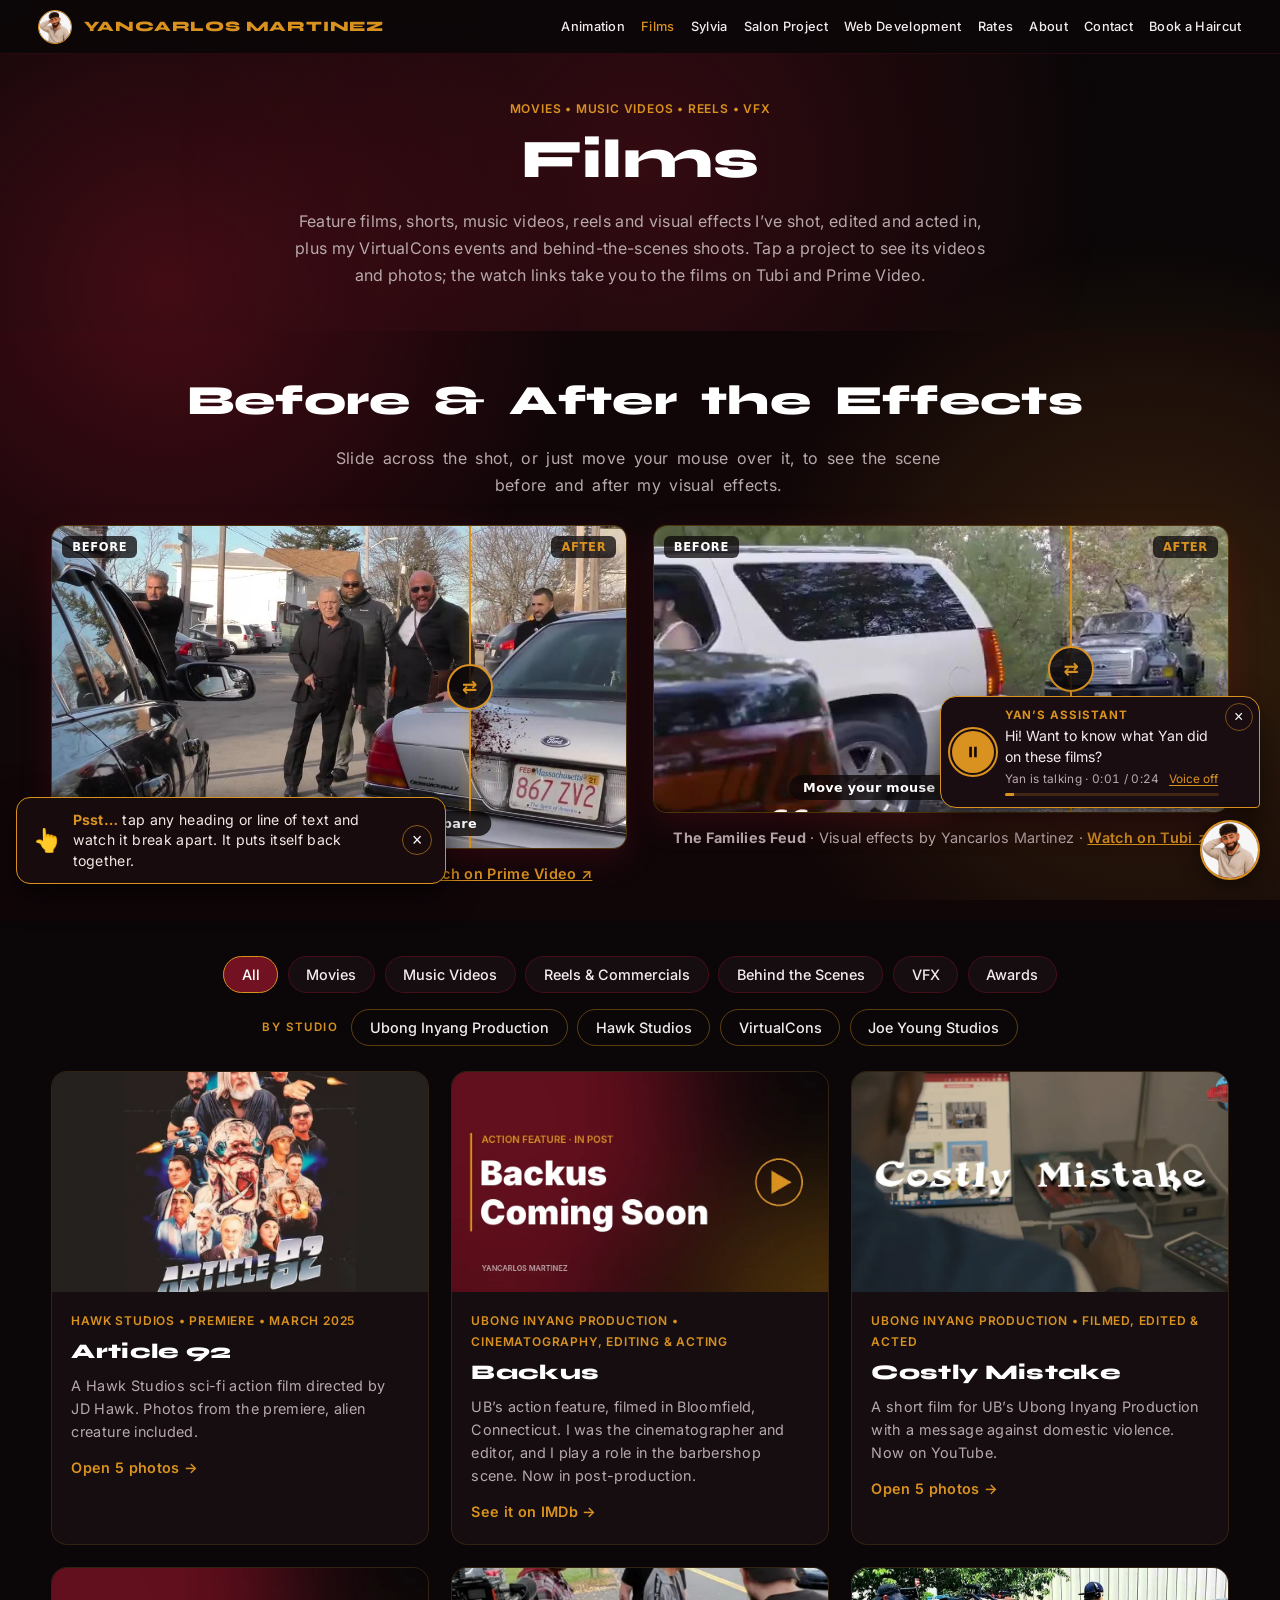
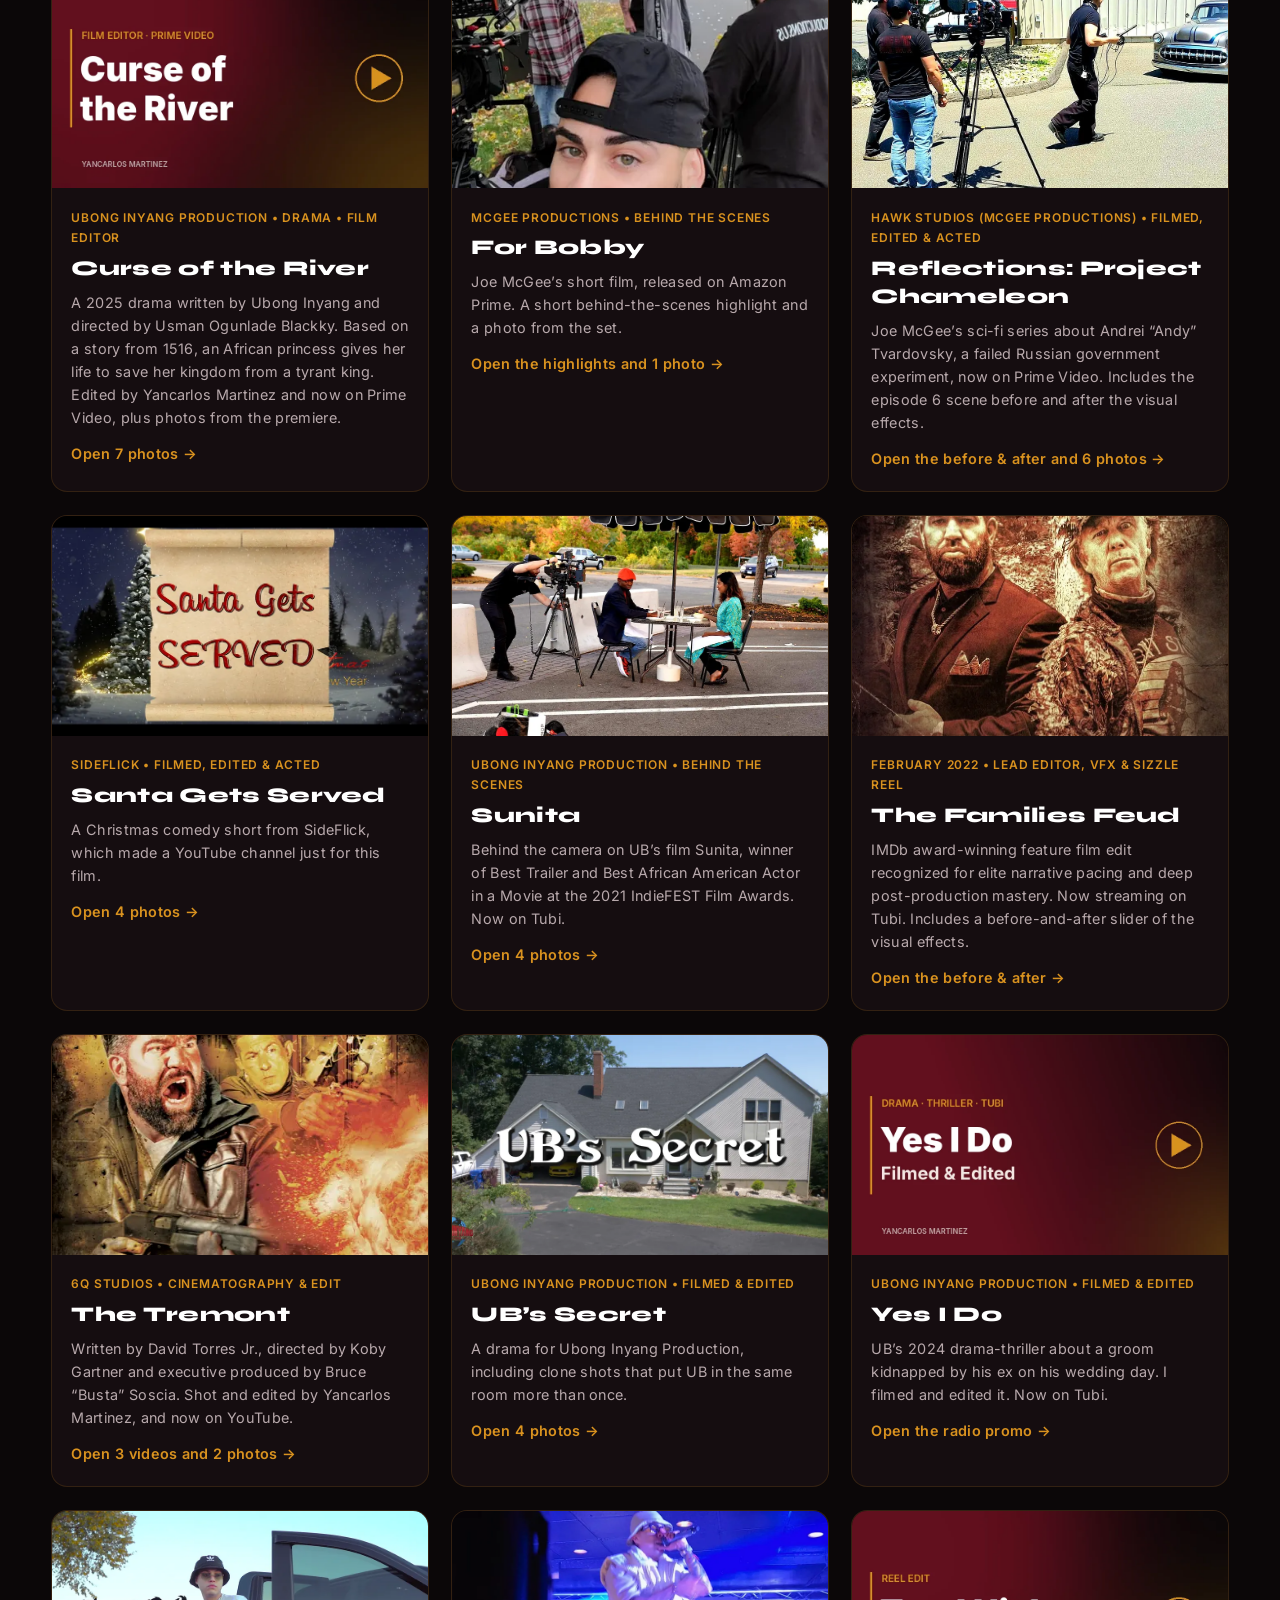
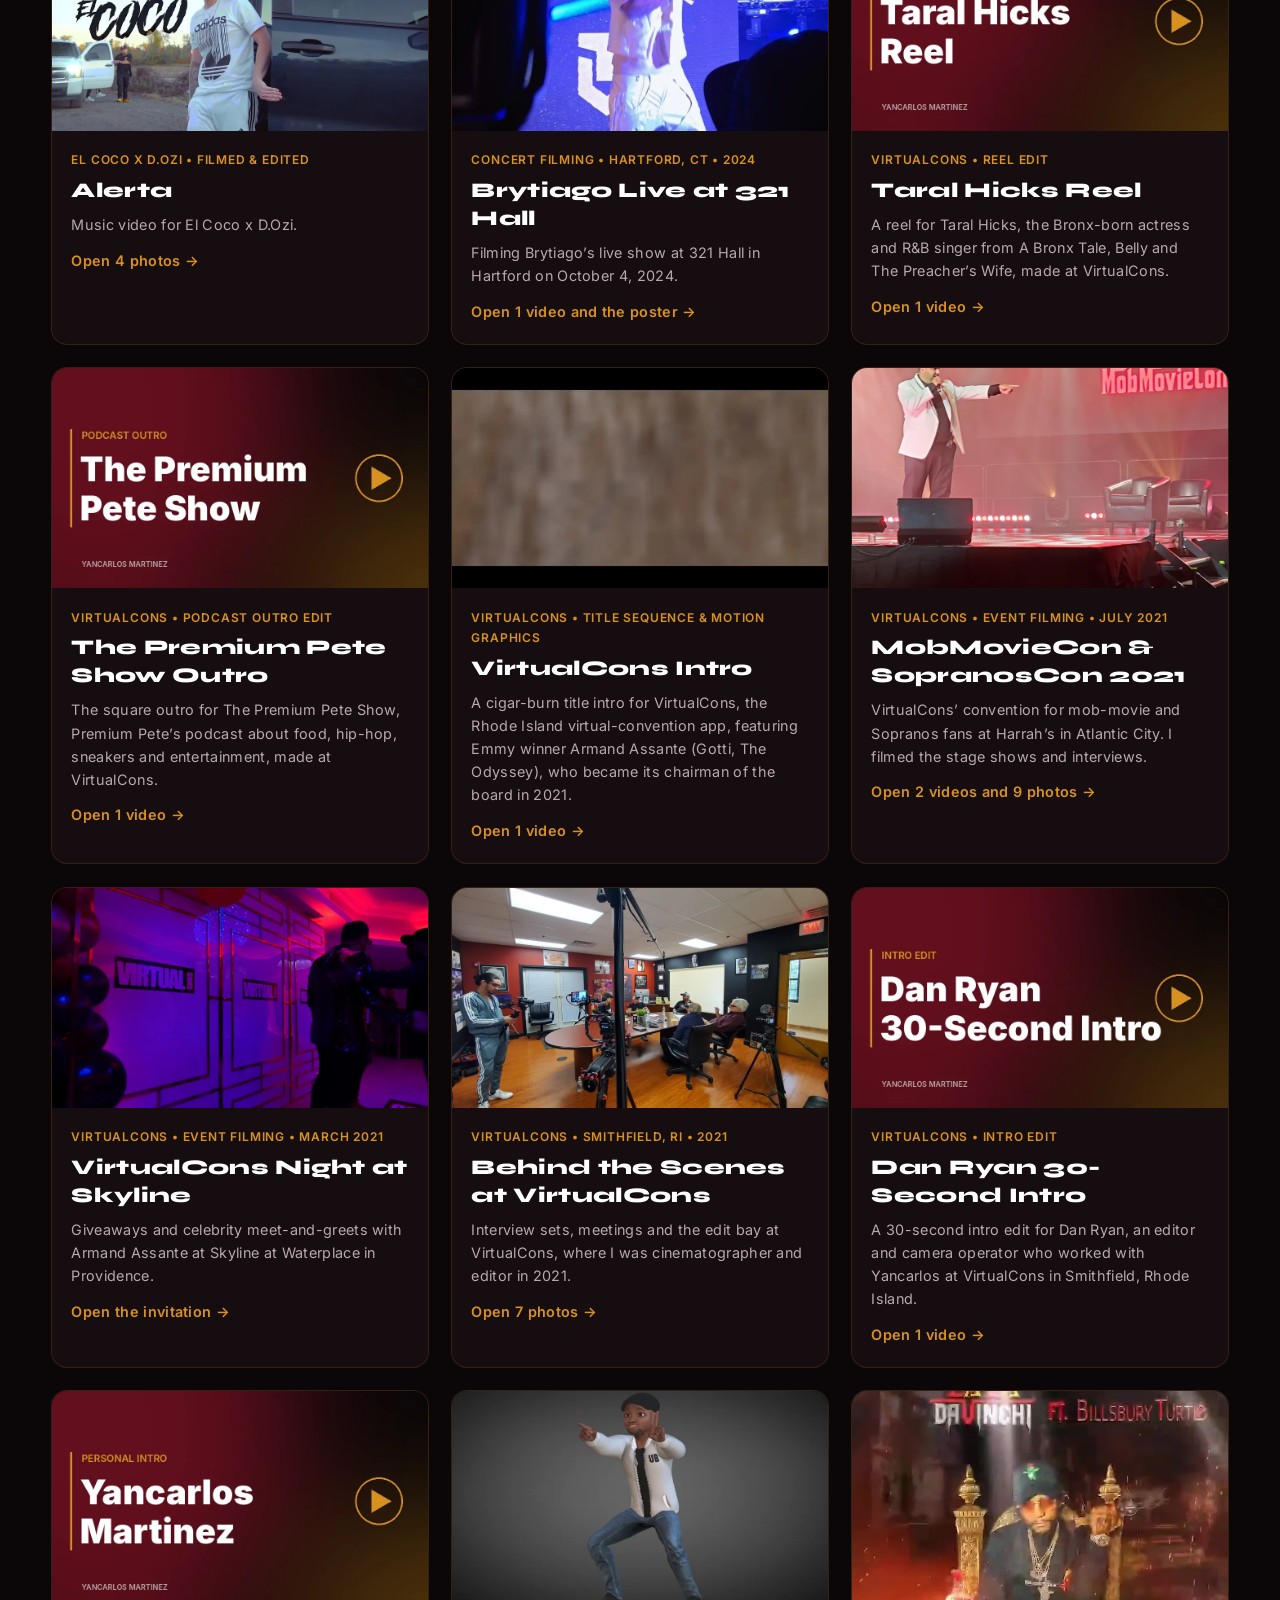
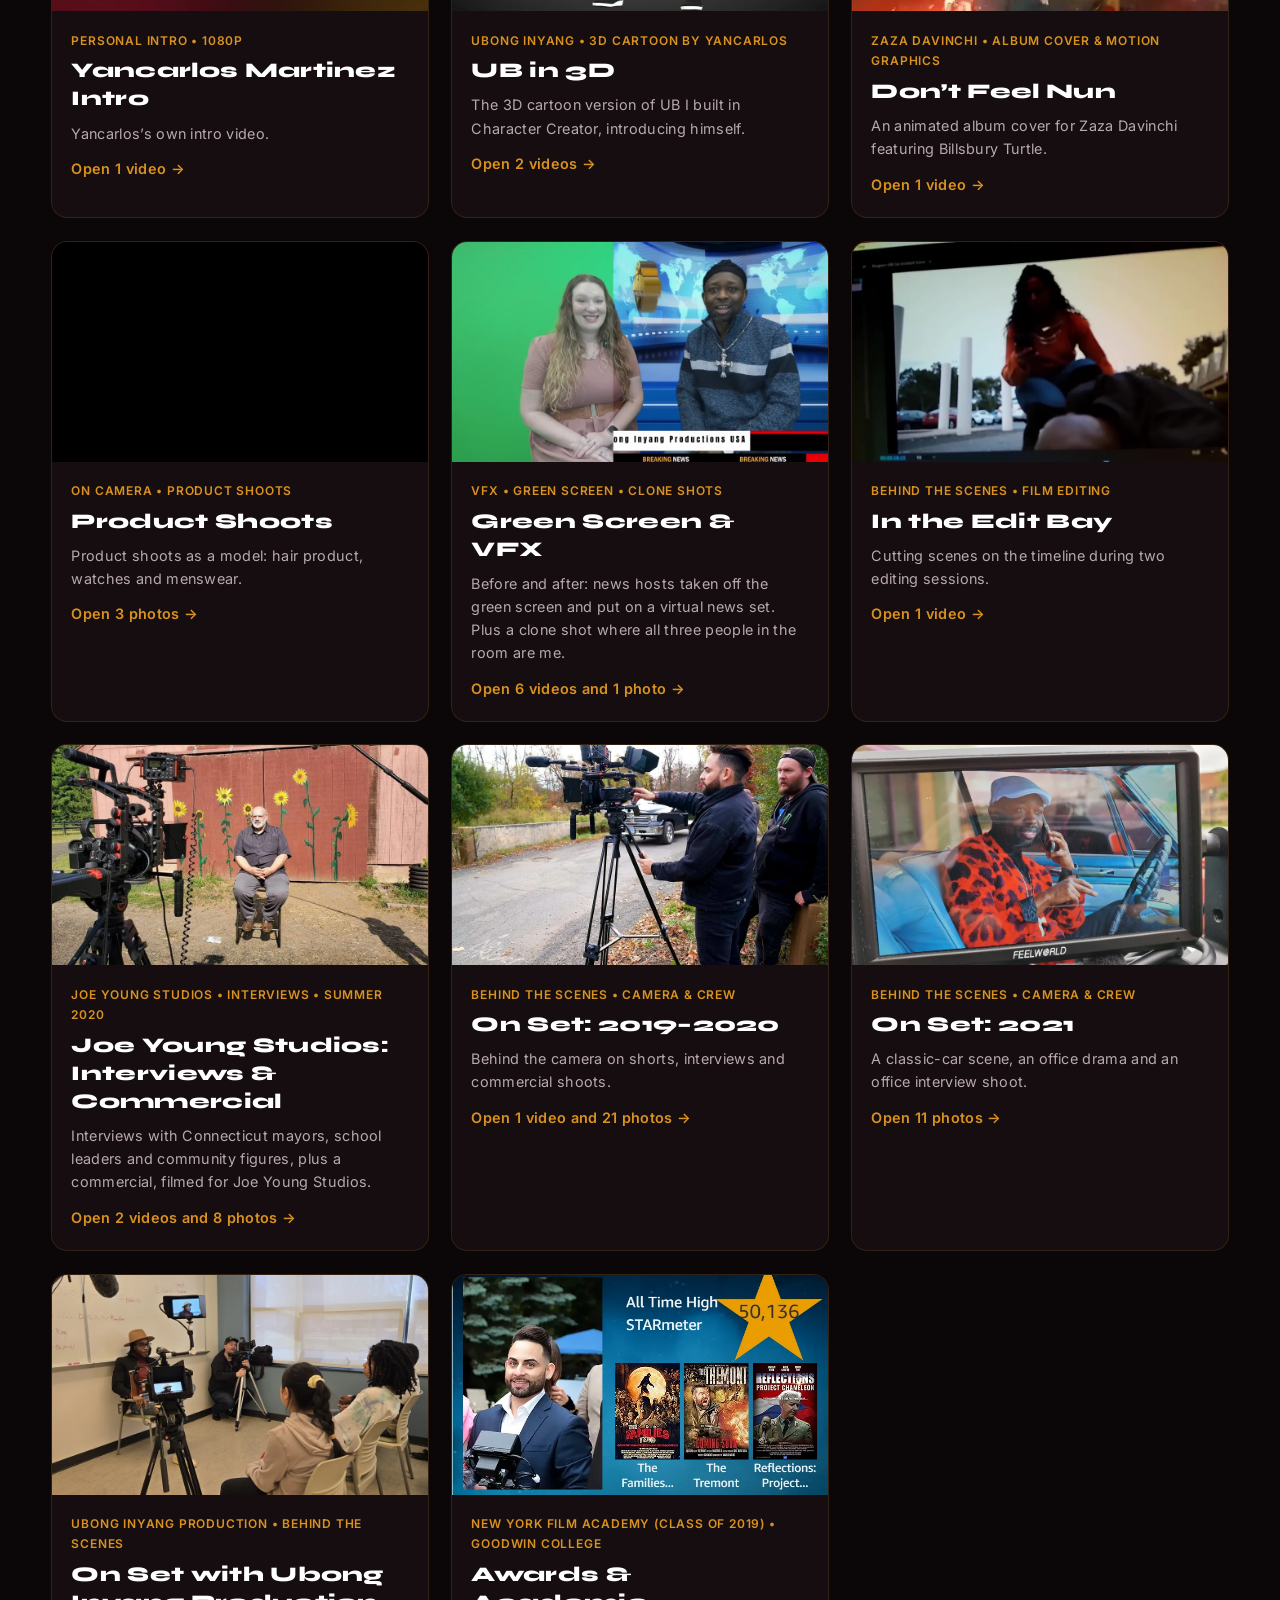
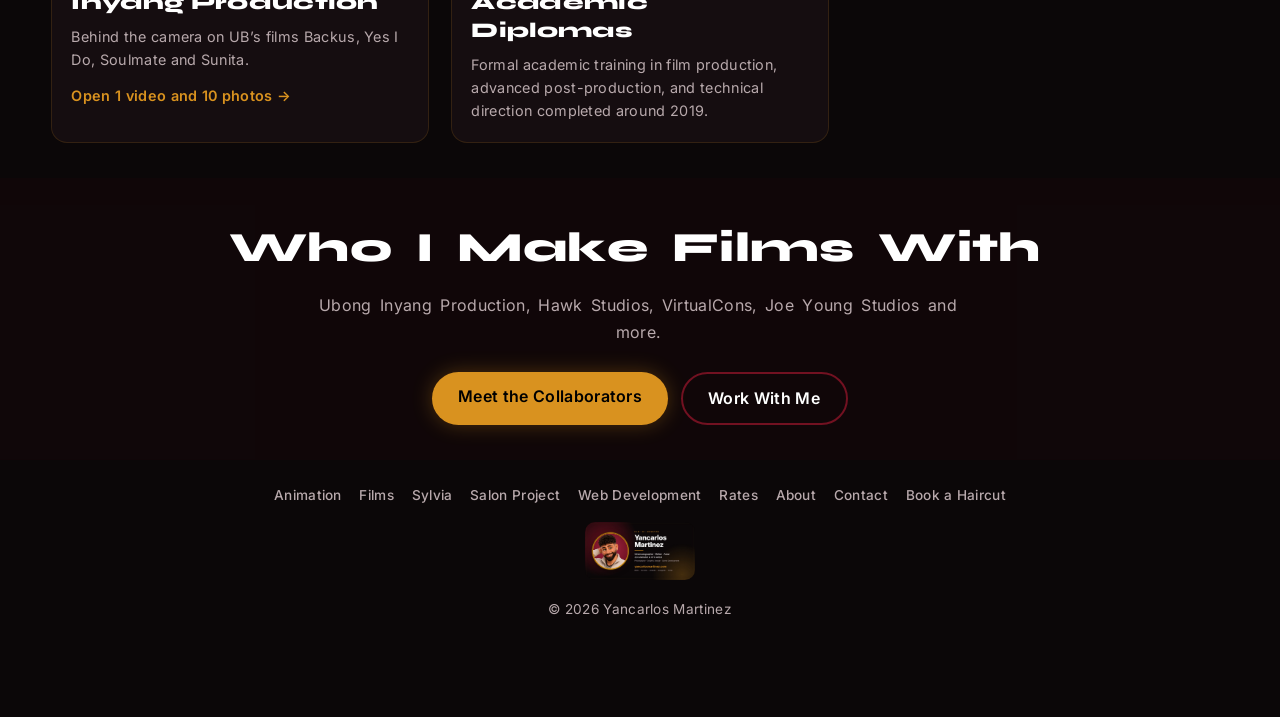
<file: films/index.html>
<!DOCTYPE html>
<html lang="en">
<head>
<meta charset="utf-8">
<meta name="viewport" content="width=device-width, initial-scale=1">
<title>Films | Yancarlos Martinez</title>
<meta name="description" content="Feature films, shorts, music videos, reels and VFX shot, edited and acted in by Yancarlos Martinez, with links to watch on Tubi and Prime Video.">
<meta name="author" content="Yancarlos Martinez">
<meta name="robots" content="index, follow, max-image-preview:large">
<link rel="canonical" href="https://www.yancarlosmartinez.com/films/">
<link rel="icon" type="image/png" sizes="32x32" href="/img/favicon-32.png">
<link rel="apple-touch-icon" href="/img/apple-touch-icon.png">
<meta property="og:type" content="website">
<meta property="og:site_name" content="Yancarlos Martinez">
<meta property="og:url" content="https://www.yancarlosmartinez.com/films/">
<meta property="og:title" content="Films | Yancarlos Martinez">
<meta property="og:description" content="Feature films, shorts, music videos, reels and VFX shot, edited and acted in by Yancarlos Martinez, with links to watch on Tubi and Prime Video.">
<meta property="og:image" content="https://www.yancarlosmartinez.com/img/og-yancarlos-martinez.jpg">
<meta property="og:image:alt" content="Yancarlos Martinez: cinematographer, editor, actor, 3D animator and VFX artist. yancarlosmartinez.com">
<meta property="og:image:width" content="1200">
<meta property="og:image:height" content="630">
<meta name="twitter:card" content="summary_large_image">
<meta name="twitter:title" content="Films | Yancarlos Martinez">
<meta name="twitter:description" content="Feature films, shorts, music videos, reels and VFX shot, edited and acted in by Yancarlos Martinez, with links to watch on Tubi and Prime Video.">
<meta name="twitter:image" content="https://www.yancarlosmartinez.com/img/og-yancarlos-martinez.jpg">
<script type="application/ld+json">
{"@context": "https://schema.org", "@graph": [{"@type": "Person", "@id": "https://www.yancarlosmartinez.com/#person", "name": "Yancarlos Martinez", "alternateName": ["Yan Martinez", "Yan Carlos Martinez", "Yancarlos Martínez"], "url": "https://www.yancarlosmartinez.com/", "image": "https://www.yancarlosmartinez.com/img/og-yancarlos-martinez.jpg", "jobTitle": ["Cinematographer", "Film Editor", "Actor", "3D Animator", "VFX Artist"], "description": "Cinematographer, film editor, actor, 3D animator and VFX artist. Also a photographer, graphic designer, web developer and game developer.", "knowsAbout": ["Cinematography", "Film editing", "Visual effects", "3D animation", "Character Creator", "Blender", "Unreal Engine", "Unity", "Photography", "Graphic design", "Web development", "Game development"], "email": "mailto:yanmartinez92@gmail.com", "alumniOf": ["New York Film Academy", "Goodwin College"], "sameAs": ["https://www.imdb.com/name/nm11192416/", "https://www.linkedin.com/in/yancarlos-martinez-56a610203/", "https://www.youtube.com/@YanAnimations3D", "https://www.instagram.com/yancarlosmart1nez/", "https://www.facebook.com/yancarlosmart1nez/", "https://www.tiktok.com/@yancarlosmart1nez"]}, {"@type": "WebSite", "@id": "https://www.yancarlosmartinez.com/#website", "name": "Yancarlos Martinez", "alternateName": "yancarlosmartinez.com", "url": "https://www.yancarlosmartinez.com/", "publisher": {"@id": "https://www.yancarlosmartinez.com/#person"}}, {"@type": "WebPage", "@id": "https://www.yancarlosmartinez.com/films/#page", "url": "https://www.yancarlosmartinez.com/films/", "name": "Films | Yancarlos Martinez", "isPartOf": {"@id": "https://www.yancarlosmartinez.com/#website"}, "about": {"@id": "https://www.yancarlosmartinez.com/#person"}, "breadcrumb": {"@type": "BreadcrumbList", "itemListElement": [{"@type": "ListItem", "position": 1, "name": "Home", "item": "https://www.yancarlosmartinez.com/"}, {"@type": "ListItem", "position": 2, "name": "Films", "item": "https://www.yancarlosmartinez.com/films/"}]}}]}
</script>
<link rel="preconnect" href="https://fonts.googleapis.com">
<link rel="preconnect" href="https://fonts.gstatic.com" crossorigin>
<link href="https://fonts.googleapis.com/css2?family=Syne:wght@700;800&family=Inter:wght@400;500;600&display=swap" rel="stylesheet">
<link rel="stylesheet" href="/assets/site.css?v=20261106v">
</head>
<body class="page-films">

<div class="amb" aria-hidden="true"><i class="orb o1"></i><i class="orb o2"></i></div>

<header>
  <a href="/" class="brand"><img src="/img/yans-cartoon-headshot.webp" alt="Yancarlos"><span>YANCARLOS MARTINEZ</span></a>
  <button id="mn" aria-label="Open menu" aria-expanded="false" aria-controls="nv">&#9776;</button>
  <nav id="nv">
    <a href="/">Animation</a>
    <a href="/films/" aria-current="page">Films</a>
    <a href="/sylvia/">Sylvia</a>
    <a href="/salon/">Salon Project</a>
    <a href="/web-development/">Web Development</a>
    <a href="/rates/">Rates</a>
    <a href="/about/">About</a>
    <a href="/about/#contact">Contact</a>
    <a href="/barber/">Book a Haircut</a>
  </nav>
</header>

<main>
<section class="hero sub">
  <div>
    <div class="meta">Movies • Music Videos • Reels • VFX</div>
    <h1>Films</h1>
    <p>Feature films, shorts, music videos, reels and visual effects I’ve shot, edited and acted in, plus my VirtualCons events and behind-the-scenes shoots. Tap a project to see its videos and photos; the watch links take you to the films on Tubi and Prime Video.</p>
  </div>
</section>

<section id="before-after" class="tint">
  <h2 class="ttl shatter">Before &amp; After the Effects</h2>
  <p class="desc shatter">Slide across the shot, or just move your mouse over it, to see the scene before and after my visual effects.</p>
  <div class="ba-grid">
    <figure class="ba-item">
      <div class="ba" data-src="/work/reflections/ba.mp4" data-poster="/work/reflections/ba.jpg" style="--ar:16/9" tabindex="0" role="slider" aria-label="Reflections: Project Chameleon, episode 6 before and after the visual effects" aria-valuemin="0" aria-valuemax="100" aria-valuenow="50"><canvas></canvas><span class="ba-tag l">Before</span><span class="ba-tag r">After</span><div class="ba-bar"><span class="ba-knob" aria-hidden="true">&#8644;</span></div><div class="ba-hint">Drag to compare</div></div>
      <figcaption class="ba-cap"><b>Reflections: Project Chameleon</b> · Episode 6 · <a href="https://www.primevideo.com/detail/0MNPQG8114YIAKA4ISPF7CUUFN" target="_blank" rel="noopener">Watch on Prime Video ↗</a></figcaption>
    </figure>
    <figure class="ba-item">
      <div class="ba" data-src="/work/the-families-feud/ba.mp4" data-poster="/work/the-families-feud/ba.jpg" style="--ar:2/1" tabindex="0" role="slider" aria-label="The Families Feud: the shot before and after the visual effects" aria-valuemin="0" aria-valuemax="100" aria-valuenow="50"><canvas></canvas><span class="ba-tag l">Before</span><span class="ba-tag r">After</span><div class="ba-bar"><span class="ba-knob" aria-hidden="true">&#8644;</span></div><div class="ba-hint">Drag to compare</div></div>
    <figcaption class="ba-cap"><b>The Families Feud</b> · Visual effects by Yancarlos Martinez · <a href="https://tubitv.com/movies/100009373/the-families-feud" target="_blank" rel="noopener">Watch on Tubi ↗</a></figcaption>
    </figure>
  </div>
</section>

<section id="portfolio-gallery">
  <div class="tabs" role="group" aria-label="Filter projects by type">
    <button class="tab on" data-f="all">All</button>
    <button class="tab" data-f="movies">Movies</button>
    <button class="tab" data-f="music">Music Videos</button>
    <button class="tab" data-f="reels">Reels &amp; Commercials</button>
    <button class="tab" data-f="bts">Behind the Scenes</button>
    <button class="tab" data-f="vfx">VFX</button>
    <button class="tab" data-f="awards">Awards</button>
  </div>
  <div class="tabs studios" role="group" aria-label="Filter projects by studio">
    <span class="tabs-l">By studio</span>
    <button class="tab" data-f="ub" data-note="Ubong Inyang Production USA, UB’s studio in Bloomfield, Connecticut. My main film collaborator for more than five years.">Ubong Inyang Production</button>
    <button class="tab" data-f="hawk" data-note="Hawk Studios, Joe McGee’s company (formerly McGee Productions), also credited as Joe Hawk.">Hawk Studios</button>
    <button class="tab" data-f="virtualcons" data-note="VirtualCons in Smithfield, Rhode Island, where I was cinematographer and editor in 2021, working with Michael Mota, Dan Ryan, Armand Assante, Ice-T, Taral Hicks and Premium Pete.">VirtualCons</button>
    <button class="tab" data-f="joeyoung" data-note="Joe Young Studios in Hartford: interviews with Connecticut mayors, school leaders and community figures, and a commercial.">Joe Young Studios</button>
  </div>
  <p class="tab-note" id="tabNote" hidden></p>
  <div class="grid pgrid">
    <div class="card proj" data-cat="movies hawk" data-p="article-92" tabindex="0" role="button" aria-haspopup="dialog">
      <img src="/work/article-92/thumb.webp" alt="Article 92 movie poster" loading="lazy" decoding="async">
      <div class="cc"><div class="meta">Hawk Studios • Premiere • March 2025</div><h3>Article 92</h3><p>A Hawk Studios sci-fi action film directed by JD Hawk. Photos from the premiere, alien creature included.</p><span class="more">Open 5 photos →</span></div>
    </div>
    <div class="card proj" data-cat="movies ub" data-p="backus" tabindex="0" role="button" aria-haspopup="dialog">
      <img src="/work/backus/thumb.webp" alt="Backus title card: action feature in post-production" loading="lazy" decoding="async">
      <div class="cc"><div class="meta">Ubong Inyang Production • Cinematography, Editing &amp; Acting</div><h3>Backus</h3><p>UB’s action feature, filmed in Bloomfield, Connecticut. I was the cinematographer and editor, and I play a role in the barbershop scene. Now in post-production.</p><span class="more">See it on IMDb →</span></div>
    </div>
    <div class="card proj" data-cat="movies ub" data-p="costly-mistake" tabindex="0" role="button" aria-haspopup="dialog">
      <img src="/work/costly-mistake/thumb.webp" alt="Costly Mistake title card over a man working at a laptop" loading="lazy" decoding="async" style="object-position:center">
      <div class="cc"><div class="meta">Ubong Inyang Production • Filmed, Edited &amp; Acted</div><h3>Costly Mistake</h3><p>A short film for UB’s Ubong Inyang Production with a message against domestic violence. Now on YouTube.</p><span class="more">Open 5 photos →</span></div>
    </div>
    <div class="card proj" data-cat="movies ub" data-p="curse-of-the-river" tabindex="0" role="button" aria-haspopup="dialog">
      <img src="/work/curse-of-the-river/thumb.webp" alt="Curse of the River title card" loading="lazy" decoding="async">
      <div class="cc"><div class="meta">Ubong Inyang Production • Drama • Film Editor</div><h3>Curse of the River</h3><p>A 2025 drama written by Ubong Inyang and directed by Usman Ogunlade Blackky. Based on a story from 1516, an African princess gives her life to save her kingdom from a tyrant king. Edited by Yancarlos Martinez and now on Prime Video, plus photos from the premiere.</p><span class="more">Open 7 photos →</span></div>
    </div>
    <div class="card proj" data-cat="movies bts hawk" data-p="for-bobby" tabindex="0" role="button" aria-haspopup="dialog">
      <video class="cv" data-src="/work/for-bobby/preview.mp4" poster="/work/for-bobby/thumb.webp" muted loop playsinline preload="none" aria-label="Behind the scenes of For Bobby"></video>
      <div class="cc"><div class="meta">McGee Productions • Behind the Scenes</div><h3>For Bobby</h3><p>Joe McGee’s short film, released on Amazon Prime. A short behind-the-scenes highlight and a photo from the set.</p><span class="more">Open the highlights and 1 photo →</span></div>
    </div>
    <div class="card proj" data-cat="movies vfx hawk" data-p="reflections" tabindex="0" role="button" aria-haspopup="dialog">
      <video class="cv" data-src="/work/reflections/preview.mp4" poster="/work/reflections/thumb.webp" muted loop playsinline preload="none" aria-label="Reflections: Project Chameleon, scene with visual effects"></video>
      <div class="cc"><div class="meta">Hawk Studios (McGee Productions) • Filmed, Edited &amp; Acted</div><h3>Reflections: Project Chameleon</h3><p>Joe McGee’s sci-fi series about Andrei “Andy” Tvardovsky, a failed Russian government experiment, now on Prime Video. Includes the episode 6 scene before and after the visual effects.</p><span class="more">Open the before &amp; after and 6 photos →</span></div>
    </div>
    <div class="card proj" data-cat="movies" data-p="santa-gets-served" tabindex="0" role="button" aria-haspopup="dialog">
      <img src="/work/santa-gets-served/thumb.webp" alt="Santa Gets Served title card" loading="lazy" decoding="async">
      <div class="cc"><div class="meta">SideFlick • Filmed, Edited &amp; Acted</div><h3>Santa Gets Served</h3><p>A Christmas comedy short from SideFlick, which made a YouTube channel just for this film.</p><span class="more">Open 4 photos →</span></div>
    </div>
    <div class="card proj" data-cat="movies ub" data-p="sunita" tabindex="0" role="button" aria-haspopup="dialog">
      <img src="/work/sunita/thumb.webp" alt="Filming a scene at an outdoor table" loading="lazy" decoding="async">
      <div class="cc"><div class="meta">Ubong Inyang Production • Behind the Scenes</div><h3>Sunita</h3><p>Behind the camera on UB’s film Sunita, winner of Best Trailer and Best African American Actor in a Movie at the 2021 IndieFEST Film Awards. Now on Tubi.</p><span class="more">Open 4 photos →</span></div>
    </div>
    <div class="card proj" data-cat="movies vfx" data-p="the-families-feud" tabindex="0" role="button" aria-haspopup="dialog">
      <img src="/work/the-families-feud/thumb.webp" alt="The Families Feud movie poster" loading="lazy" decoding="async" style="object-position:center 20%">
      <div class="cc"><div class="meta">February 2022 • Lead Editor, VFX &amp; Sizzle Reel</div><h3>The Families Feud</h3><p>IMDb award-winning feature film edit recognized for elite narrative pacing and deep post-production mastery. Now streaming on Tubi. Includes a before-and-after slider of the visual effects.</p><span class="more">Open the before &amp; after →</span></div>
    </div>
    <div class="card proj" data-cat="movies bts" data-p="the-tremont" tabindex="0" role="button" aria-haspopup="dialog">
      <video class="cv" data-src="/work/the-tremont/preview.mp4" poster="/work/the-tremont/thumb.webp" muted loop playsinline preload="none" aria-label="Behind the scenes of The Tremont"></video>
      <div class="cc"><div class="meta">6Q Studios • Cinematography &amp; Edit</div><h3>The Tremont</h3><p>Written by David Torres Jr., directed by Koby Gartner and executive produced by Bruce “Busta” Soscia. Shot and edited by Yancarlos Martinez, and now on YouTube.</p><span class="more">Open 3 videos and 2 photos →</span></div>
    </div>
    <div class="card proj" data-cat="movies vfx ub" data-p="ubs-secret" tabindex="0" role="button" aria-haspopup="dialog">
      <img src="/work/ubs-secret/thumb.webp" alt="UB’s Secret title card over a house" loading="lazy" decoding="async">
      <div class="cc"><div class="meta">Ubong Inyang Production • Filmed &amp; Edited</div><h3>UB’s Secret</h3><p>A drama for Ubong Inyang Production, including clone shots that put UB in the same room more than once.</p><span class="more">Open 4 photos →</span></div>
    </div>
    <div class="card proj" data-cat="movies ub" data-p="yes-i-do" tabindex="0" role="button" aria-haspopup="dialog">
      <video class="cv" data-src="/work/yes-i-do/preview.mp4" poster="/work/yes-i-do/thumb.webp" muted loop playsinline preload="none" aria-label="Promoting Yes I Do on One Love Radio"></video>
      <div class="cc"><div class="meta">Ubong Inyang Production • Filmed &amp; Edited</div><h3>Yes I Do</h3><p>UB’s 2024 drama-thriller about a groom kidnapped by his ex on his wedding day. I filmed and edited it. Now on Tubi.</p><span class="more">Open the radio promo →</span></div>
    </div>
    <div class="card proj" data-cat="music" data-p="alerta" tabindex="0" role="button" aria-haspopup="dialog">
      <img src="/work/alerta/thumb.webp" alt="El Coco by a truck with his name on screen" loading="lazy" decoding="async">
      <div class="cc"><div class="meta">El Coco x D.Ozi • Filmed &amp; Edited</div><h3>Alerta</h3><p>Music video for El Coco x D.Ozi.</p><span class="more">Open 4 photos →</span></div>
    </div>
    <div class="card proj" data-cat="music" data-p="brytiago-321-hall" tabindex="0" role="button" aria-haspopup="dialog">
      <video class="cv" data-src="/work/brytiago-321-hall/preview.mp4" poster="/work/brytiago-321-hall/thumb.webp" muted loop playsinline preload="none" aria-label="Brytiago on stage at 321 Hall"></video>
      <div class="cc"><div class="meta">Concert Filming • Hartford, CT • 2024</div><h3>Brytiago Live at 321 Hall</h3><p>Filming Brytiago’s live show at 321 Hall in Hartford on October 4, 2024.</p><span class="more">Open 1 video and the poster →</span></div>
    </div>
    <div class="card proj" data-cat="reels virtualcons" data-p="taral-hicks-reel" tabindex="0" role="button" aria-haspopup="dialog">
      <video class="cv" data-src="/work/taral-hicks-reel/preview.mp4" poster="/work/taral-hicks-reel/thumb.webp" muted loop playsinline preload="none" aria-label="Taral Hicks Reel video"></video>
      <div class="cc"><div class="meta">VirtualCons • Reel Edit</div><h3>Taral Hicks Reel</h3><p>A reel for Taral Hicks, the Bronx-born actress and R&amp;B singer from A Bronx Tale, Belly and The Preacher’s Wife, made at VirtualCons.</p><span class="more">Open 1 video →</span></div>
    </div>
    <div class="card proj" data-cat="reels virtualcons" data-p="premium-pete-outro" tabindex="0" role="button" aria-haspopup="dialog">
      <video class="cv" data-src="/work/premium-pete-outro/preview.mp4" poster="/work/premium-pete-outro/thumb.webp" muted loop playsinline preload="none" aria-label="The Premium Pete Show Outro video"></video>
      <div class="cc"><div class="meta">VirtualCons • Podcast Outro Edit</div><h3>The Premium Pete Show Outro</h3><p>The square outro for The Premium Pete Show, Premium Pete’s podcast about food, hip-hop, sneakers and entertainment, made at VirtualCons.</p><span class="more">Open 1 video →</span></div>
    </div>
    <div class="card proj" data-cat="reels virtualcons" data-p="virtual-cons-intro" tabindex="0" role="button" aria-haspopup="dialog">
      <video class="cv" data-src="/work/virtual-cons-intro/preview.mp4" poster="/work/virtual-cons-intro/thumb.webp" muted loop playsinline preload="none" aria-label="VirtualCons intro"></video>
      <div class="cc"><div class="meta">VirtualCons • Title Sequence &amp; Motion Graphics</div><h3>VirtualCons Intro</h3><p>A cigar-burn title intro for VirtualCons, the Rhode Island virtual-convention app, featuring Emmy winner Armand Assante (Gotti, The Odyssey), who became its chairman of the board in 2021.</p><span class="more">Open 1 video →</span></div>
    </div>
    <div class="card proj" data-cat="virtualcons bts" data-p="mobmoviecon-2021" tabindex="0" role="button" aria-haspopup="dialog">
      <video class="cv" data-src="/work/mobmoviecon-2021/preview.mp4" poster="/work/mobmoviecon-2021/thumb.webp" muted loop playsinline preload="none" aria-label="Filming the MobMovieCon stage show"></video>
      <div class="cc"><div class="meta">VirtualCons • Event Filming • July 2021</div><h3>MobMovieCon &amp; SopranosCon 2021</h3><p>VirtualCons’ convention for mob-movie and Sopranos fans at Harrah’s in Atlantic City. I filmed the stage shows and interviews.</p><span class="more">Open 2 videos and 9 photos →</span></div>
    </div>
    <div class="card proj" data-cat="virtualcons" data-p="virtualcons-skyline" tabindex="0" role="button" aria-haspopup="dialog">
      <video class="cv" data-src="/work/virtualcons-skyline/preview.mp4" poster="/work/virtualcons-skyline/thumb.webp" muted loop playsinline preload="none" aria-label="VirtualCons night at Skyline"></video>
      <div class="cc"><div class="meta">VirtualCons • Event Filming • March 2021</div><h3>VirtualCons Night at Skyline</h3><p>Giveaways and celebrity meet-and-greets with Armand Assante at Skyline at Waterplace in Providence.</p><span class="more">Open the invitation →</span></div>
    </div>
    <div class="card proj" data-cat="virtualcons bts" data-p="virtualcons-studio" tabindex="0" role="button" aria-haspopup="dialog">
      <img src="/work/virtualcons-studio/thumb.webp" alt="Lights, boom and cameras set for a sit-down interview at VirtualCons" loading="lazy" decoding="async">
      <div class="cc"><div class="meta">VirtualCons • Smithfield, RI • 2021</div><h3>Behind the Scenes at VirtualCons</h3><p>Interview sets, meetings and the edit bay at VirtualCons, where I was cinematographer and editor in 2021.</p><span class="more">Open 7 photos →</span></div>
    </div>
    <div class="card proj" data-cat="reels virtualcons" data-p="dan-intro" tabindex="0" role="button" aria-haspopup="dialog">
      <video class="cv" data-src="/work/dan-intro/preview.mp4" poster="/work/dan-intro/thumb.webp" muted loop playsinline preload="none" aria-label="Dan Ryan 30-Second Intro video"></video>
      <div class="cc"><div class="meta">VirtualCons • Intro Edit</div><h3>Dan Ryan 30-Second Intro</h3><p>A 30-second intro edit for Dan Ryan, an editor and camera operator who worked with Yancarlos at VirtualCons in Smithfield, Rhode Island.</p><span class="more">Open 1 video →</span></div>
    </div>
    <div class="card proj" data-cat="reels" data-p="yancarlos-intro" tabindex="0" role="button" aria-haspopup="dialog">
      <video class="cv" data-src="/work/yancarlos-intro/preview.mp4" poster="/work/yancarlos-intro/thumb.webp" muted loop playsinline preload="none" aria-label="Yancarlos Martinez intro"></video>
      <div class="cc"><div class="meta">Personal Intro • 1080p</div><h3>Yancarlos Martinez Intro</h3><p>Yancarlos’s own intro video.</p><span class="more">Open 1 video →</span></div>
    </div>
    <div class="card proj" data-cat="ub" data-p="ub-cartoon-films" tabindex="0" role="button" aria-haspopup="dialog">
      <video class="cv" data-src="/work/ub-cartoon/preview.mp4" poster="/work/ub-cartoon/thumb.webp" muted loop playsinline preload="none" aria-label="UB as a 3D cartoon character"></video>
      <div class="cc"><div class="meta">Ubong Inyang • 3D Cartoon by Yancarlos</div><h3>UB in 3D</h3><p>The 3D cartoon version of UB I built in Character Creator, introducing himself.</p><span class="more">Open 2 videos →</span></div>
    </div>
    <div class="card proj" data-cat="reels" data-p="dont-feel-nun" tabindex="0" role="button" aria-haspopup="dialog">
      <video class="cv" data-src="/work/dont-feel-nun/preview.mp4" poster="/work/dont-feel-nun/thumb.webp" muted loop playsinline preload="none" aria-label="Don’t Feel Nun animated album cover"></video>
      <div class="cc"><div class="meta">Zaza Davinchi • Album Cover &amp; Motion Graphics</div><h3>Don’t Feel Nun</h3><p>An animated album cover for Zaza Davinchi featuring Billsbury Turtle.</p><span class="more">Open 1 video →</span></div>
    </div>
    <div class="card proj" data-cat="reels" data-p="modeling" tabindex="0" role="button" aria-haspopup="dialog">
      <img src="/work/modeling/thumb.webp" alt="Yancarlos holding a hair product" loading="lazy" decoding="async" style="object-position:center 20%">
      <div class="cc"><div class="meta">On Camera • Product Shoots</div><h3>Product Shoots</h3><p>Product shoots as a model: hair product, watches and menswear.</p><span class="more">Open 3 photos →</span></div>
    </div>
    <div class="card proj" data-cat="vfx bts ub" data-p="green-screen" tabindex="0" role="button" aria-haspopup="dialog">
      <video class="cv" data-src="/work/green-screen/preview.mp4" poster="/work/green-screen/thumb.webp" muted loop playsinline preload="none" aria-label="Two news hosts half on green screen, half on the finished virtual news set"></video>
      <div class="cc"><div class="meta">VFX • Green Screen • Clone Shots</div><h3>Green Screen &amp; VFX</h3><p>Before and after: news hosts taken off the green screen and put on a virtual news set. Plus a clone shot where all three people in the room are me.</p><span class="more">Open 6 videos and 1 photo →</span></div>
    </div>
    <div class="card proj" data-cat="bts" data-p="edit-bay" tabindex="0" role="button" aria-haspopup="dialog">
      <video class="cv" data-src="/work/edit-bay/preview.mp4" poster="/work/edit-bay/thumb.webp" muted loop playsinline preload="none" aria-label="A scene playing back on the editing monitor"></video>
      <div class="cc"><div class="meta">Behind the Scenes • Film Editing</div><h3>In the Edit Bay</h3><p>Cutting scenes on the timeline during two editing sessions.</p><span class="more">Open 1 video →</span></div>
    </div>
    <div class="card proj" data-cat="bts reels joeyoung" data-p="barn-interviews-2020" tabindex="0" role="button" aria-haspopup="dialog">
      <video class="cv" data-src="/work/barn-interviews-2020/preview.mp4" poster="/work/barn-interviews-2020/thumb.webp" muted loop playsinline preload="none" aria-label="Filming an interview at the barn"></video>
      <div class="cc"><div class="meta">Joe Young Studios • Interviews • Summer 2020</div><h3>Joe Young Studios: Interviews &amp; Commercial</h3><p>Interviews with Connecticut mayors, school leaders and community figures, plus a commercial, filmed for Joe Young Studios.</p><span class="more">Open 2 videos and 8 photos →</span></div>
    </div>
    <div class="card proj" data-cat="bts" data-p="on-set-2019-2020" tabindex="0" role="button" aria-haspopup="dialog">
      <video class="cv" data-src="/work/on-set-2019-2020/preview.mp4" poster="/work/on-set-2019-2020/thumb.webp" muted loop playsinline preload="none" aria-label="On set in a bar"></video>
      <div class="cc"><div class="meta">Behind the Scenes • Camera &amp; Crew</div><h3>On Set: 2019–2020</h3><p>Behind the camera on shorts, interviews and commercial shoots.</p><span class="more">Open 1 video and 21 photos →</span></div>
    </div>
    <div class="card proj" data-cat="bts" data-p="on-set-2021" tabindex="0" role="button" aria-haspopup="dialog">
      <img src="/work/on-set-2021/thumb.webp" alt="An actor in a classic car on the field monitor" loading="lazy" decoding="async">
      <div class="cc"><div class="meta">Behind the Scenes • Camera &amp; Crew</div><h3>On Set: 2021</h3><p>A classic-car scene, an office drama and an office interview shoot.</p><span class="more">Open 11 photos →</span></div>
    </div>
    <div class="card proj" data-cat="bts ub" data-p="on-set-2024-2025" tabindex="0" role="button" aria-haspopup="dialog">
      <video class="cv" data-src="/work/on-set-2024-2025/preview.mp4" poster="/work/on-set-2024-2025/thumb.webp" muted loop playsinline preload="none" aria-label="On set in 2025"></video>
      <div class="cc"><div class="meta">Ubong Inyang Production • Behind the Scenes</div><h3>On Set with Ubong Inyang Production</h3><p>Behind the camera on UB’s films Backus, Yes I Do, Soulmate and Sunita.</p><span class="more">Open 1 video and 10 photos →</span></div>
    </div>
    <div class="card" data-cat="awards" id="awards">
      <img src="/img/imdbprocard.webp" alt="Awards and Diplomas" loading="lazy" decoding="async">
      <div class="cc"><div class="meta">New York Film Academy (Class of 2019) • Goodwin College</div><h3>Awards &amp; Academic Diplomas</h3><p>Formal academic training in film production, advanced post-production, and technical direction completed around 2019.</p></div>
    </div>
  </div>
</section>

<dialog id="pv" aria-labelledby="pvT">
  <div class="pv-in">
    <button class="pv-x" type="button" aria-label="Close">&times;</button>
    <div class="meta" id="pvM"></div>
    <h3 id="pvT"></h3>
    <p id="pvD"></p>
    <div id="pvL"></div>
    <div class="pv-media" id="pvG"></div>
  </div>
</dialog>

<section id="collab-cta" class="tint">
  <h2 class="ttl shatter">Who I Make Films With</h2>
  <p class="desc shatter">Ubong Inyang Production, Hawk Studios, VirtualCons, Joe Young Studios and more.</p>
  <div class="btns"><a href="/about/#collaborators" class="btn btn-primary">Meet the Collaborators</a><a href="/about/#contact" class="btn btn-outline">Work With Me</a></div>
</section>
</main>

<footer class="site">
  <nav class="fnav" aria-label="Site pages"><a href="/">Animation</a> <a href="/films/">Films</a> <a href="/sylvia/">Sylvia</a> <a href="/salon/">Salon Project</a> <a href="/web-development/">Web Development</a> <a href="/rates/">Rates</a> <a href="/about/">About</a> <a href="/about/#contact">Contact</a> <a href="/barber/">Book a Haircut</a></nav>
  <img src="/img/og-yancarlos-martinez.jpg" alt="Illustration of Yancarlos Martinez" loading="lazy" decoding="async">
  <p>&copy; 2026 Yancarlos Martinez</p>
</footer>

<!-- AI assistant (fixed bottom-right) -->
<div id="ai">
  <div id="chat" class="hidden">
    <div class="ch"><span>Yancarlos AI Assistant</span><button id="xc" aria-label="Close chat">&times;</button></div>
    <div class="cb" id="msgs"><p>👋 Hey! I’m Yancarlos’s virtual assistant. Ask me about his films, IMDb-recognized editing, Unreal Engine 5 projects, 3D characters or websites!</p></div>
    <div class="ci"><input id="q" type="text" placeholder="Type a question..." aria-label="Your question"><button id="snd">Send</button></div>
  </div>
  <button id="tg" title="Toggle AI Chat" aria-label="Toggle AI chat"><img src="/img/yans-cartoon-headshot.webp" alt="Yancarlos" loading="lazy" decoding="async"></button>
</div>

<script>window.PJ={"article-92": {"t": "Article 92", "m": "Hawk Studios • Premiere • March 2025", "d": "Article 92, a Hawk Studios sci-fi action film directed by JD Hawk, premiered on March 21, 2025. Photos from the premiere, including the film’s alien creature.", "l": null, "f": 0, "v": [], "i": [{"src": "/work/article-92/1.webp", "w": 940, "h": 788, "alt": "Article 92 movie poster"}, {"src": "/work/article-92/2.webp", "w": 1080, "h": 1080, "alt": "The Article 92 premiere poster"}, {"src": "/work/article-92/3.webp", "w": 1080, "h": 1411, "alt": "The alien creature from Article 92"}, {"src": "/work/article-92/4.webp", "w": 1080, "h": 1440, "alt": "Showing the alien creature at the premiere"}, {"src": "/work/article-92/5.webp", "w": 1080, "h": 810, "alt": "Close-up of the alien creature"}]}, "backus": {"t": "Backus", "m": "Ubong Inyang Production • Cinematography, Editing &amp; Acting", "d": "An action feature directed by Ubong Inyang, written by Emediong Atting and Ubong Inyang, with UB starring as Backus. Filmed in Bloomfield, Connecticut. Yancarlos was the cinematographer and editor, and he plays a role in the barbershop scene. Now in post-production.", "l": ["https://www.imdb.com/title/tt40319866/", "See it on IMDb"], "f": 0, "v": [], "i": []}, "costly-mistake": {"t": "Costly Mistake", "m": "Ubong Inyang Production • Filmed, Edited &amp; Acted", "d": "A short film for UB’s Ubong Inyang Production with a message against domestic violence. Now on YouTube.", "l": null, "f": 0, "v": [], "i": [{"src": "/work/costly-mistake/1.webp", "w": 1600, "h": 785, "alt": "Costly Mistake title card over a man working at a laptop"}, {"src": "/work/costly-mistake/2.webp", "w": 1600, "h": 792, "alt": "A woman sitting up in bed in a hotel room"}, {"src": "/work/costly-mistake/3.webp", "w": 1600, "h": 787, "alt": "UB and Isabelle on a red couch with the domestic violence hotline number"}, {"src": "/work/costly-mistake/4.webp", "w": 1600, "h": 787, "alt": "Closing message: say no to domestic violence"}, {"src": "/work/costly-mistake/5.webp", "w": 758, "h": 1600, "alt": "Yancarlos on set in a studio chair"}]}, "curse-of-the-river": {"t": "Curse of the River", "m": "Ubong Inyang Production • Drama • Film Editor", "d": "A 2025 drama written by Ubong Inyang and directed by Usman Ogunlade Blackky. Based on a story from 1516, an African princess gives her life to save her kingdom from a tyrant king. Edited by Yancarlos Martinez and now on Prime Video. Photos from the film’s premiere in 2025.", "l": ["https://www.primevideo.com/detail/Curse-of-the-River/0PDBZ0B0BYA8F3UE6RQBKJ7RYN", "Watch on Prime Video"], "f": 0, "v": [], "i": [{"src": "/work/curse-of-the-river/1.webp", "w": 1800, "h": 1201, "alt": "Cast and crew at the Curse of the River premiere"}, {"src": "/work/curse-of-the-river/2.webp", "w": 1800, "h": 1440, "alt": "Yancarlos with a filmmaker on the red carpet at the premiere"}, {"src": "/work/curse-of-the-river/3.webp", "w": 1202, "h": 1800, "alt": "Yancarlos on the red carpet"}, {"src": "/work/curse-of-the-river/4.webp", "w": 1179, "h": 1137, "alt": "Cast and crew on the red carpet"}, {"src": "/work/curse-of-the-river/5.webp", "w": 1670, "h": 1800, "alt": "A speech at the Curse of the River premiere"}, {"src": "/work/curse-of-the-river/6.webp", "w": 1065, "h": 1800, "alt": "Yancarlos and a guest at the step-and-repeat"}, {"src": "/work/curse-of-the-river/7.webp", "w": 1800, "h": 1246, "alt": "Yancarlos at the Curse of the River premiere"}]}, "for-bobby": {"t": "For Bobby", "m": "McGee Productions • Behind the Scenes", "d": "Behind the camera on Joe McGee’s short film For Bobby, released on Amazon Prime: a short highlight from the set and a photo with the cast and crew.", "l": null, "f": 0, "v": [{"src": "/work/for-bobby/v1.mp4", "poster": "/work/for-bobby/v1.jpg", "label": "Behind-the-scenes highlights", "w": 960, "h": 720, "mb": 3.3, "sec": 24.6, "muted": false}], "i": [{"src": "/work/for-bobby/1.webp", "w": 758, "h": 1600, "alt": "Yancarlos on set with the For Bobby cast and crew"}]}, "reflections": {"t": "Reflections: Project Chameleon", "m": "Hawk Studios (McGee Productions) • Filmed, Edited &amp; Acted", "d": "Joe McGee’s sci-fi series about Andrei “Andy” Tvardovsky, a failed Russian government experiment, now on Prime Video. Includes the episode 6 scene before and after the visual effects. Plus a photo from the premiere.", "l": ["https://www.primevideo.com/detail/0MNPQG8114YIAKA4ISPF7CUUFN", "Watch on Prime Video"], "f": 0, "v": [{"ba": "/work/reflections/ba.mp4", "poster": "/work/reflections/ba.jpg", "ar": "16/9", "alt": "Reflections episode 6: the scene before and after the visual effects", "label": "Episode 6 before and after the visual effects. Drag across the shot, or move your mouse over it."}, {"src": "/work/reflections/v1.mp4", "poster": "/work/reflections/v1.jpg", "label": "After: the full scene with effects and sound", "w": 1280, "h": 720, "mb": 5.9, "sec": 14.6, "muted": false}], "i": [{"src": "/work/reflections/1.webp", "w": 1080, "h": 778, "alt": "Crew filming beside a classic car"}, {"src": "/work/reflections/2.webp", "w": 1080, "h": 526, "alt": "Yancarlos framing a shot in a restaurant"}, {"src": "/work/reflections/3.webp", "w": 1069, "h": 597, "alt": "Cast and crew in front of a red Hummer"}, {"src": "/work/reflections/4.webp", "w": 960, "h": 466, "alt": "Yancarlos rigging the camera"}, {"src": "/work/reflections/5.webp", "w": 1600, "h": 901, "alt": "Yancarlos and a crew member at the camera on a bridge"}, {"src": "/work/reflections/premiere.webp", "w": 1753, "h": 1724, "alt": "Yancarlos and a guest at the Reflections: Project Chameleon premiere"}]}, "santa-gets-served": {"t": "Santa Gets Served", "m": "SideFlick • Filmed, Edited &amp; Acted", "d": "A Christmas comedy short from SideFlick, which made a YouTube channel just for this film.", "l": null, "f": 0, "v": [], "i": [{"src": "/work/santa-gets-served/1.webp", "w": 1600, "h": 758, "alt": "Santa Gets Served title card"}, {"src": "/work/santa-gets-served/2.webp", "w": 1440, "h": 1440, "alt": "Santa with elves and a dog by the Christmas tree"}, {"src": "/work/santa-gets-served/3.webp", "w": 1600, "h": 900, "alt": "Cast rehearsing on the Christmas set"}, {"src": "/work/santa-gets-served/4.webp", "w": 1440, "h": 1440, "alt": "Camera and light set up in the living room"}]}, "sunita": {"t": "Sunita", "m": "Ubong Inyang Production • Behind the Scenes", "d": "Behind the camera on UB’s film Sunita, winner of Best Trailer and Best African American Actor in a Movie at the 2021 IndieFEST Film Awards. Now on Tubi.", "l": ["https://tubitv.com/movies/707317/sunita", "Watch on Tubi"], "f": 0, "v": [], "i": [{"src": "/work/sunita/1.webp", "w": 1600, "h": 898, "alt": "Filming a scene at an outdoor table"}, {"src": "/work/sunita/2.webp", "w": 1080, "h": 1350, "alt": "Boom and camera on a forest path"}, {"src": "/work/sunita/3.webp", "w": 1080, "h": 1087, "alt": "Yancarlos with the camera on a tripod in the woods"}, {"src": "/work/sunita/4.webp", "w": 900, "h": 900, "alt": "Yancarlos at the camera rig"}]}, "the-families-feud": {"t": "The Families Feud", "m": "February 2022 • Lead Editor, VFX &amp; Sizzle Reel", "d": "IMDb award-winning feature film edit recognized for elite narrative pacing and deep post-production mastery. Now streaming on Tubi. Includes a before-and-after of the visual effects.", "l": ["https://tubitv.com/movies/100009373/the-families-feud", "Watch on Tubi"], "f": 0, "v": [{"ba": "/work/the-families-feud/ba.mp4", "poster": "/work/the-families-feud/ba.jpg", "ar": "2/1", "alt": "The Families Feud: the shot before and after the visual effects", "label": "Before and after the visual effects. Drag across the shot, or move your mouse over it."}], "i": [{"src": "/work/the-families-feud/1.webp", "w": 820, "h": 1024, "alt": "The Families Feud movie poster"}]}, "the-tremont": {"t": "The Tremont", "m": "6Q Studios • Cinematography &amp; Edit", "d": "Written by David Torres Jr., directed by Koby Gartner and executive produced by Bruce “Busta” Soscia. Shot and edited by Yancarlos Martinez, and now on YouTube.", "l": ["https://www.imdb.com/title/tt14428522/", "See it on IMDb"], "f": 1, "v": [{"src": "/work/the-tremont/v1.mp4", "poster": "/work/the-tremont/v1.jpg", "label": "Behind the scenes", "w": 604, "h": 1280, "mb": 5.9, "sec": 17.5, "muted": false}, {"src": "/work/the-tremont/v2.mp4", "poster": "/work/the-tremont/v2.jpg", "label": "Behind the scenes 2", "w": 720, "h": 1280, "mb": 3.5, "sec": 13.7, "muted": false}, {"src": "/work/the-tremont/v3.mp4", "poster": "/work/the-tremont/v3.jpg", "label": "Behind the scenes 3", "w": 720, "h": 1280, "mb": 1.9, "sec": 13.6, "muted": false}], "i": [{"src": "/work/the-tremont/1.webp", "w": 456, "h": 640, "alt": "The Tremont coming soon poster"}, {"src": "/work/the-tremont/2.webp", "w": 900, "h": 1600, "alt": "Filming a bar scene for The Tremont"}]}, "ubs-secret": {"t": "UB’s Secret", "m": "Ubong Inyang Production • Filmed &amp; Edited", "d": "A drama for Ubong Inyang Production, including clone shots that put UB in the same room more than once.", "l": null, "f": 0, "v": [], "i": [{"src": "/work/ubs-secret/1.webp", "w": 1600, "h": 806, "alt": "UB’s Secret title card over a house"}, {"src": "/work/ubs-secret/2.webp", "w": 1600, "h": 807, "alt": "Clone shot: UB appears more than once in the living room"}, {"src": "/work/ubs-secret/3.webp", "w": 1600, "h": 803, "alt": "UB and Amanda in a bedroom"}, {"src": "/work/ubs-secret/4.webp", "w": 1600, "h": 804, "alt": "UB aiming a pistol down a hallway"}]}, "yes-i-do": {"t": "Yes I Do", "m": "Ubong Inyang Production • Filmed &amp; Edited", "d": "A 2024 drama-thriller directed by and starring Ubong Inyang: a groom is kidnapped by a vengeful ex on his wedding day, and his bride has to pass a hard test of love to get him back. Filmed and edited by Yancarlos Martinez. Now on Tubi.", "l": ["https://tubitv.com/movies/100031453/yes-i-do", "Watch on Tubi"], "f": 0, "v": [{"src": "/work/yes-i-do/v1.mp4", "poster": "/work/yes-i-do/v1.jpg", "w": 720, "h": 1280, "mb": 9.1, "sec": 45.1, "muted": false, "label": "Promoting Yes I Do on One Love Radio 106.3 FM, with the interview audio"}], "i": []}, "alerta": {"t": "Alerta", "m": "El Coco x D.Ozi • Filmed &amp; Edited", "d": "Music video for El Coco x D.Ozi.", "l": null, "f": 0, "v": [], "i": [{"src": "/work/alerta/1.webp", "w": 1600, "h": 900, "alt": "El Coco by a truck with his name on screen"}, {"src": "/work/alerta/2.webp", "w": 1600, "h": 899, "alt": "Filming El Coco at night by the river"}, {"src": "/work/alerta/3.webp", "w": 1600, "h": 899, "alt": "Night shoot with the city skyline behind"}, {"src": "/work/alerta/4.webp", "w": 1600, "h": 900, "alt": "Stacks of cash on a table"}]}, "brytiago-321-hall": {"t": "Brytiago Live at 321 Hall", "m": "Concert Filming • Hartford, CT • October 2024", "d": "Filming Brytiago’s live show at 321 Hall in Hartford, Connecticut, on October 4, 2024.", "l": null, "f": 0, "v": [{"src": "/work/brytiago-321-hall/v1.mp4", "poster": "/work/brytiago-321-hall/v1.jpg", "w": 720, "h": 1280, "mb": 9.5, "sec": 35.1, "muted": false, "label": "From the camera position, with the live audio"}], "i": [{"src": "/work/brytiago-321-hall/1.webp", "w": 907, "h": 1600, "alt": "Brytiago Live at 321 Hall, Friday, October 4"}]}, "taral-hicks-reel": {"t": "Taral Hicks Reel", "m": "VirtualCons • Reel Edit", "d": "A reel for Taral Hicks, the Bronx-born actress and R&amp;B singer from A Bronx Tale, Belly and The Preacher’s Wife, made at VirtualCons.", "l": null, "f": 0, "v": [{"src": "/work/taral-hicks-reel/v1.mp4", "poster": "/work/taral-hicks-reel/v1.jpg", "label": "Taral Hicks reel", "w": 1280, "h": 720, "mb": 5.6, "sec": 46.5, "muted": false}], "i": []}, "premium-pete-outro": {"t": "The Premium Pete Show Outro", "m": "VirtualCons • Podcast Outro Edit", "d": "The square outro for The Premium Pete Show, Premium Pete’s podcast about food, hip-hop, sneakers and entertainment, made at VirtualCons.", "l": null, "f": 0, "v": [{"src": "/work/premium-pete-outro/v1.mp4", "poster": "/work/premium-pete-outro/v1.jpg", "label": "The Premium Pete Show outro (square)", "w": 720, "h": 720, "mb": 0.8, "sec": 10, "muted": false}], "i": []}, "virtual-cons-intro": {"t": "VirtualCons Intro", "m": "VirtualCons • Title Sequence &amp; Motion Graphics", "d": "A cigar-burn title intro for VirtualCons, the Rhode Island virtual-convention app, featuring Emmy winner Armand Assante (Gotti, The Odyssey), who became its chairman of the board in 2021.", "l": null, "f": 0, "v": [{"src": "/work/virtual-cons-intro/v1.mp4", "poster": "/work/virtual-cons-intro/v1.jpg", "label": "Cigar intro", "w": 1280, "h": 720, "mb": 2.9, "sec": 29.5, "muted": false}], "i": []}, "mobmoviecon-2021": {"t": "MobMovieCon &amp; SopranosCon 2021", "m": "VirtualCons • Event Filming • July 2021", "d": "VirtualCons’ two-day convention for fans of classic mob movies and The Sopranos at Harrah’s Resort in Atlantic City, July 24–25, 2021. I was on the camera crew for the stage shows, the interviews and the autograph sessions.", "l": null, "f": 0, "v": [{"src": "/work/mobmoviecon-2021/v1.mp4", "poster": "/work/mobmoviecon-2021/v1.jpg", "w": 720, "h": 1280, "mb": 5.6, "sec": 28.6, "muted": false, "label": "On stage at the MobMovieAwards with Ice-T and Valentina (with sound)"}, {"src": "/work/mobmoviecon-2021/v2.mp4", "poster": "/work/mobmoviecon-2021/v2.jpg", "w": 720, "h": 1280, "mb": 6.2, "sec": 23.9, "muted": true, "label": "Interviews and the convention floor (no sound)"}], "i": [{"src": "/work/mobmoviecon-2021/1.webp", "w": 900, "h": 1600, "alt": "The MobMovieCon stage at Harrah’s"}, {"src": "/work/mobmoviecon-2021/2.webp", "w": 900, "h": 1600, "alt": "A performance on the MobMovieCon stage"}, {"src": "/work/mobmoviecon-2021/3.webp", "w": 1600, "h": 900, "alt": "Filming an interview in a Harrah’s suite"}, {"src": "/work/mobmoviecon-2021/4.webp", "w": 1600, "h": 900, "alt": "Two-camera interview setup at the convention"}, {"src": "/work/mobmoviecon-2021/5.webp", "w": 1200, "h": 1600, "alt": "Yancarlos at the camera on the convention floor"}, {"src": "/work/mobmoviecon-2021/6.webp", "w": 1200, "h": 1600, "alt": "Yancarlos setting up the camera rig"}, {"src": "/work/mobmoviecon-2021/7.webp", "w": 900, "h": 1600, "alt": "Yancarlos filming at the convention"}, {"src": "/work/mobmoviecon-2021/8.webp", "w": 900, "h": 1600, "alt": "The MobMovieCon &amp; SopranosCon all-access badge"}, {"src": "/work/mobmoviecon-2021/9.webp", "w": 900, "h": 1600, "alt": "The MobMovieCon stage at Harrah’s, lit for the show"}]}, "virtualcons-skyline": {"t": "VirtualCons Night at Skyline", "m": "VirtualCons • Event Filming • March 2021", "d": "VirtualCons’ evening of giveaways and celebrity meet-and-greets with Armand Assante at Skyline at Waterplace in Providence, Rhode Island, on March 4, 2021. Filmed by Yancarlos Martinez.", "l": null, "f": 0, "v": [], "i": [{"src": "/work/virtualcons-skyline/1.webp", "w": 900, "h": 1157, "alt": "VirtualCons invitation: Armand Assante at Skyline at Waterplace, Thursday, March 4"}]}, "virtualcons-studio": {"t": "Behind the Scenes at VirtualCons", "m": "VirtualCons • Smithfield, RI • 2021", "d": "Interview sets, meetings and the edit bay at VirtualCons in Smithfield, Rhode Island, where Yancarlos worked as cinematographer and editor in 2021, filming, editing and making promos and motion graphics.", "l": null, "f": 0, "v": [], "i": [{"src": "/work/virtualcons-studio/2.webp", "w": 1600, "h": 900, "alt": "Lights, boom and cameras set for a sit-down interview"}, {"src": "/work/virtualcons-studio/3.webp", "w": 1600, "h": 900, "alt": "A meeting filmed in the VirtualCons conference room"}, {"src": "/work/virtualcons-studio/4.webp", "w": 1599, "h": 1600, "alt": "Editing at the VirtualCons edit bay"}, {"src": "/work/virtualcons-studio/5.webp", "w": 1436, "h": 1600, "alt": "Reviewing footage on the edit bay monitors"}, {"src": "/work/virtualcons-studio/6.webp", "w": 1600, "h": 900, "alt": "The VirtualCons studio and edit room"}, {"src": "/work/virtualcons-studio/7.webp", "w": 1600, "h": 900, "alt": "The edit room with lights and cameras ready"}, {"src": "/work/virtualcons-studio/8.webp", "w": 900, "h": 1600, "alt": "A Gotti II poster with Armand Assante in the VirtualCons office"}]}, "dan-intro": {"t": "Dan Ryan 30-Second Intro", "m": "VirtualCons • Intro Edit", "d": "A 30-second intro edit for Dan Ryan, an editor and camera operator who worked with Yancarlos at VirtualCons in Smithfield, Rhode Island.", "l": null, "f": 0, "v": [{"src": "/work/dan-intro/v1.mp4", "poster": "/work/dan-intro/v1.jpg", "label": "Dan Ryan 30-second intro", "w": 1200, "h": 720, "mb": 5.8, "sec": 30, "muted": false}], "i": []}, "yancarlos-intro": {"t": "Yancarlos Martinez Intro", "m": "Personal Intro • 1080p", "d": "Yancarlos’s own intro video, ending on the logo of his former company, YM Productions MultiTalent Company.", "l": null, "f": 0, "v": [{"src": "/work/yancarlos-intro/v1.mp4", "poster": "/work/yancarlos-intro/v1.jpg", "label": "Yancarlos Martinez intro", "w": 1280, "h": 720, "mb": 7.0, "sec": 32.2, "muted": false}], "i": []}, "dont-feel-nun": {"t": "Don’t Feel Nun", "m": "Zaza Davinchi • Album Cover &amp; Motion Graphics", "d": "An animated album cover for Zaza Davinchi featuring Billsbury Turtle.", "l": null, "f": 0, "v": [{"src": "/work/dont-feel-nun/v1.mp4", "poster": "/work/dont-feel-nun/v1.jpg", "label": "Animated album cover", "w": 640, "h": 640, "mb": 6.7, "sec": 30.1, "muted": false}], "i": []}, "modeling": {"t": "Product Shoots", "m": "On Camera • Product Shoots", "d": "Product shoots as a model: hair product, watches and menswear.", "l": null, "f": 0, "v": [], "i": [{"src": "/work/modeling/1.webp", "w": 1051, "h": 1600, "alt": "Yancarlos holding a hair product"}, {"src": "/work/modeling/2.webp", "w": 900, "h": 1600, "alt": "Yancarlos posing in a black shirt"}, {"src": "/work/modeling/3.webp", "w": 1044, "h": 1599, "alt": "Yancarlos with a watch box"}]}, "green-screen": {"t": "Green Screen &amp; VFX", "m": "VFX • Green Screen • Clone Shots", "d": "Everything I’ve keyed, composited and cloned. It starts with the before and after: Zikomo Africa x Ubong Inyang Production, shot on green screen and placed on a virtual news set. Then a clone shot where all three people in the room are me, me in a sci-fi corridor and inside a vintage TV, and the green room in South Windsor, Connecticut.", "l": null, "f": 0, "v": [{"src": "/work/zikomo-news/v2.mp4", "poster": "/work/zikomo-news/v2.jpg", "label": "Before and after: from the green screen to the news set", "w": 1280, "h": 720, "mb": 1.3, "sec": 10.1, "muted": false}, {"src": "/work/zikomo-news/v1.mp4", "poster": "/work/zikomo-news/v1.jpg", "label": "The finished announcement: Zikomo Africa x Ubong Inyang Production", "w": 1280, "h": 720, "mb": 9.8, "sec": 63.0, "muted": false}, {"src": "/work/green-screen/clones.mp4", "poster": "/work/green-screen/clones.jpg", "label": "Clone shot: all three people in the room are me", "w": 1280, "h": 720, "mb": 0.9, "sec": 14.7, "muted": true}, {"src": "/work/green-screen/v1.mp4", "poster": "/work/green-screen/v1.jpg", "label": "Sci-fi corridor composite", "w": 640, "h": 368, "mb": 4.0, "sec": 49.9, "muted": false}, {"src": "/work/green-screen/v2.mp4", "poster": "/work/green-screen/v2.jpg", "label": "Vintage TV composite", "w": 640, "h": 368, "mb": 0.4, "sec": 17.8, "muted": false}, {"src": "/work/green-screen/v3.mp4", "poster": "/work/green-screen/v3.jpg", "label": "The green room, South Windsor, Connecticut", "w": 720, "h": 1280, "mb": 2.0, "sec": 20.0, "muted": false}], "i": [{"src": "/work/green-screen/set.webp", "w": 1600, "h": 797, "alt": "The red studio where the clone shot was filmed, with the director’s chair and the camera on a jib"}]}, "barn-interviews-2020": {"t": "Joe Young Studios: Interviews & Commercial", "m": "Joe Young Studios • Interviews • Summer 2020", "d": "Sit-down interviews I filmed for Joe Young Studios in the summer of 2020, when I started working with Joe: Connecticut mayors, school leaders and other community figures, shot outside and inside a barn with two cameras, boom audio and a monitor village. Plus the setup for a commercial we shot at his Hartford studio.", "l": null, "f": 0, "v": [{"src": "/work/barn-interviews-2020/v1.mp4", "poster": "/work/barn-interviews-2020/v1.jpg", "label": "Behind the scenes (no sound)", "w": 1280, "h": 720, "mb": 8.1, "sec": 26.0, "muted": true}, {"src": "/work/barn-interviews-2020/v2.mp4", "poster": "/work/barn-interviews-2020/v2.jpg", "label": "Setting up an interview in the barn (no sound)", "w": 1280, "h": 720, "mb": 5.6, "sec": 25.9, "muted": true}], "i": [{"src": "/work/barn-interviews-2020/1.webp", "w": 1080, "h": 608, "alt": "Interview framed against the barn"}, {"src": "/work/barn-interviews-2020/2.webp", "w": 900, "h": 1600, "alt": "Camera rig for a barn interview"}, {"src": "/work/barn-interviews-2020/3.webp", "w": 900, "h": 1600, "alt": "The crew setting up outside the barn"}, {"src": "/work/barn-interviews-2020/4.webp", "w": 900, "h": 1600, "alt": "An interview inside the barn"}, {"src": "/work/barn-interviews-2020/5.webp", "w": 900, "h": 1600, "alt": "The camera monitor during the barn interview"}, {"src": "/work/barn-interviews-2020/6.webp", "w": 900, "h": 1600, "alt": "An outdoor interview by the sunflowers"}, {"src": "/work/barn-interviews-2020/7.webp", "w": 835, "h": 1600, "alt": "Behind the camera at the barn"}, {"src": "/work/barn-interviews-2020/commercial.webp", "w": 1280, "h": 1600, "alt": "The commercial setup at Joe Young Studios: camera, monitor, sound recorder and softbox"}]}, "on-set-2019-2020": {"t": "On Set: 2019–2020", "m": "Behind the Scenes • Camera &amp; Crew", "d": "Behind the camera on shorts, interviews and commercial shoots from late 2019 through 2020.", "l": null, "f": 0, "v": [{"src": "/work/on-set-2019-2020/v1.mp4", "poster": "/work/on-set-2019-2020/v1.jpg", "label": "On set in a bar (no sound)", "w": 720, "h": 1280, "mb": 5.1, "sec": 18.0, "muted": true}], "i": [{"src": "/work/on-set-2019-2020/1.webp", "w": 1600, "h": 901, "alt": "Yancarlos at the camera on a roadside set"}, {"src": "/work/on-set-2019-2020/2.webp", "w": 1080, "h": 1350, "alt": "Yancarlos with the camera and boom in the woods"}, {"src": "/work/on-set-2019-2020/3.webp", "w": 480, "h": 640, "alt": "Yancarlos, in a director shirt, with the crew"}, {"src": "/work/on-set-2019-2020/4.webp", "w": 757, "h": 1600, "alt": "The director on a bar set"}, {"src": "/work/on-set-2019-2020/5.webp", "w": 960, "h": 542, "alt": "A night car scene"}, {"src": "/work/on-set-2019-2020/6.webp", "w": 960, "h": 720, "alt": "A kitchen-table scene with the monitor in frame"}, {"src": "/work/on-set-2019-2020/7.webp", "w": 960, "h": 454, "alt": "Filming the kitchen-table scene"}, {"src": "/work/on-set-2019-2020/8.webp", "w": 960, "h": 542, "alt": "A take at the kitchen table"}, {"src": "/work/on-set-2019-2020/9.webp", "w": 1600, "h": 1067, "alt": "Filming a scene through a car window"}, {"src": "/work/on-set-2019-2020/10.webp", "w": 1600, "h": 1200, "alt": "A scene in a parking lot"}, {"src": "/work/on-set-2019-2020/11.webp", "w": 1600, "h": 899, "alt": "Filming a car scene by a laundromat"}, {"src": "/work/on-set-2019-2020/12.webp", "w": 1600, "h": 899, "alt": "The crew around a blue Mustang"}, {"src": "/work/on-set-2019-2020/13.webp", "w": 1600, "h": 899, "alt": "A living-room scene with lights and camera"}, {"src": "/work/on-set-2019-2020/14.webp", "w": 1600, "h": 899, "alt": "Yancarlos at the camera on a sidewalk set"}, {"src": "/work/on-set-2019-2020/15.webp", "w": 1600, "h": 899, "alt": "Filming a scene at the barn door"}, {"src": "/work/on-set-2019-2020/16.webp", "w": 1600, "h": 899, "alt": "The crew at the barn"}, {"src": "/work/on-set-2019-2020/17.webp", "w": 1600, "h": 899, "alt": "Yancarlos and an actor between takes"}, {"src": "/work/on-set-2019-2020/18.webp", "w": 1080, "h": 1350, "alt": "A rainy-day sidewalk scene"}, {"src": "/work/on-set-2019-2020/19.webp", "w": 835, "h": 1600, "alt": "Yancarlos and an actor on set"}, {"src": "/work/on-set-2019-2020/20.webp", "w": 1600, "h": 899, "alt": "Yancarlos filming a scene inside a house"}, {"src": "/work/on-set-2019-2020/21.webp", "w": 1600, "h": 899, "alt": "Filming a scene in a barn"}]}, "on-set-2021": {"t": "On Set: 2021", "m": "Behind the Scenes • Camera &amp; Crew", "d": "Behind the camera in 2021: a classic-car scene, an office drama and an office interview shoot.", "l": null, "f": 0, "v": [], "i": [{"src": "/work/on-set-2021/1.webp", "w": 1600, "h": 900, "alt": "An actor in a classic car on the field monitor"}, {"src": "/work/on-set-2021/2.webp", "w": 1600, "h": 900, "alt": "The classic Cadillac on location"}, {"src": "/work/on-set-2021/3.webp", "w": 900, "h": 1600, "alt": "An office scene on the monitor"}, {"src": "/work/on-set-2021/4.webp", "w": 1600, "h": 900, "alt": "The office scene from behind the camera"}, {"src": "/work/on-set-2021/5.webp", "w": 900, "h": 1600, "alt": "The office set with the camera rig"}, {"src": "/work/on-set-2021/6.webp", "w": 1600, "h": 900, "alt": "A two-camera office scene"}, {"src": "/work/on-set-2021/7.webp", "w": 1600, "h": 900, "alt": "Setting up the next office shot"}, {"src": "/work/on-set-2021/8.webp", "w": 1600, "h": 900, "alt": "An interview in an office"}, {"src": "/work/on-set-2021/9.webp", "w": 1600, "h": 900, "alt": "A boom operator on the office set"}, {"src": "/work/on-set-2021/10.webp", "w": 1600, "h": 900, "alt": "Rolling on the office interview"}, {"src": "/work/on-set-2021/11.webp", "w": 1600, "h": 758, "alt": "A selfie with the crew on set"}]}, "on-set-2024-2025": {"t": "On Set with Ubong Inyang Production", "m": "Ubong Inyang Production • Behind the Scenes", "d": "Behind the camera on UB’s films, including Backus, Yes I Do, Soulmate and Sunita: classroom and restaurant scenes, night exteriors, car scenes and the cast between takes.", "l": null, "f": 0, "v": [{"src": "/work/on-set-2024-2025/v1.mp4", "poster": "/work/on-set-2024-2025/v1.jpg", "label": "Behind the scenes (no sound)", "w": 720, "h": 1280, "mb": 6.0, "sec": 36.2, "muted": true}], "i": [{"src": "/work/on-set-2024-2025/ub-1.webp", "w": 1600, "h": 900, "alt": "Filming a UB scene in a restaurant, with the boom over the table"}, {"src": "/work/on-set-2024-2025/1.webp", "w": 1600, "h": 739, "alt": "A classroom film session with the camera rolling"}, {"src": "/work/on-set-2024-2025/2.webp", "w": 739, "h": 1600, "alt": "The classroom set from behind the camera"}, {"src": "/work/on-set-2024-2025/3.webp", "w": 739, "h": 1600, "alt": "The monitor during the classroom session"}, {"src": "/work/on-set-2024-2025/4.webp", "w": 1600, "h": 1200, "alt": "A night exterior shoot"}, {"src": "/work/on-set-2024-2025/5.webp", "w": 1600, "h": 1200, "alt": "Filming a car scene at night"}, {"src": "/work/on-set-2024-2025/6.webp", "w": 1200, "h": 1600, "alt": "Filming inside a car"}, {"src": "/work/on-set-2024-2025/7.webp", "w": 606, "h": 1280, "alt": "Yancarlos on location by a classic car"}, {"src": "/work/on-set-2024-2025/8.webp", "w": 396, "h": 396, "alt": "Yancarlos filming an event"}, {"src": "/work/on-set-2024-2025/11.webp", "w": 1600, "h": 777, "alt": "Cast and crew in the park"}]}, "ub-cartoon-films": {"t": "UB in 3D", "m": "Ubong Inyang • 3D Cartoon by Yancarlos", "d": "A 3D cartoon version of UB that I built in Character Creator: UB introducing himself in 3D, and a sped-up look at building him.", "l": null, "f": 0, "v": [{"src": "/work/ub-cartoon/v1.mp4", "poster": "/work/ub-cartoon/v1.jpg", "label": "UB introduces himself in 3D", "w": 1280, "h": 720, "mb": 0.4, "sec": 12.3, "muted": false}, {"src": "/work/ub-cartoon/v2.mp4", "poster": "/work/ub-cartoon/v2.jpg", "label": "Building UB in Character Creator (sped up 5×)", "w": 1280, "h": 680, "mb": 1.1, "sec": 47.4, "muted": true}], "i": []}, "edit-bay": {"t": "In the Edit Bay", "m": "Behind the Scenes • Film Editing", "d": "Cutting scenes on the timeline: playback from two editing sessions, a street-and-parking-lot drama and a night car scene, shown without sound.", "l": null, "f": 0, "v": [{"src": "/work/edit-bay/v1.mp4", "poster": "/work/edit-bay/v1.jpg", "label": "Editing sessions (no sound)", "w": 1280, "h": 720, "mb": 5.7, "sec": 32.0, "muted": true}], "i": []}};</script>
<script src="/assets/site.js?v=20261106"></script>
<script src="/assets/connect.js?v=20261106x"></script>
</body>
</html>
</file>
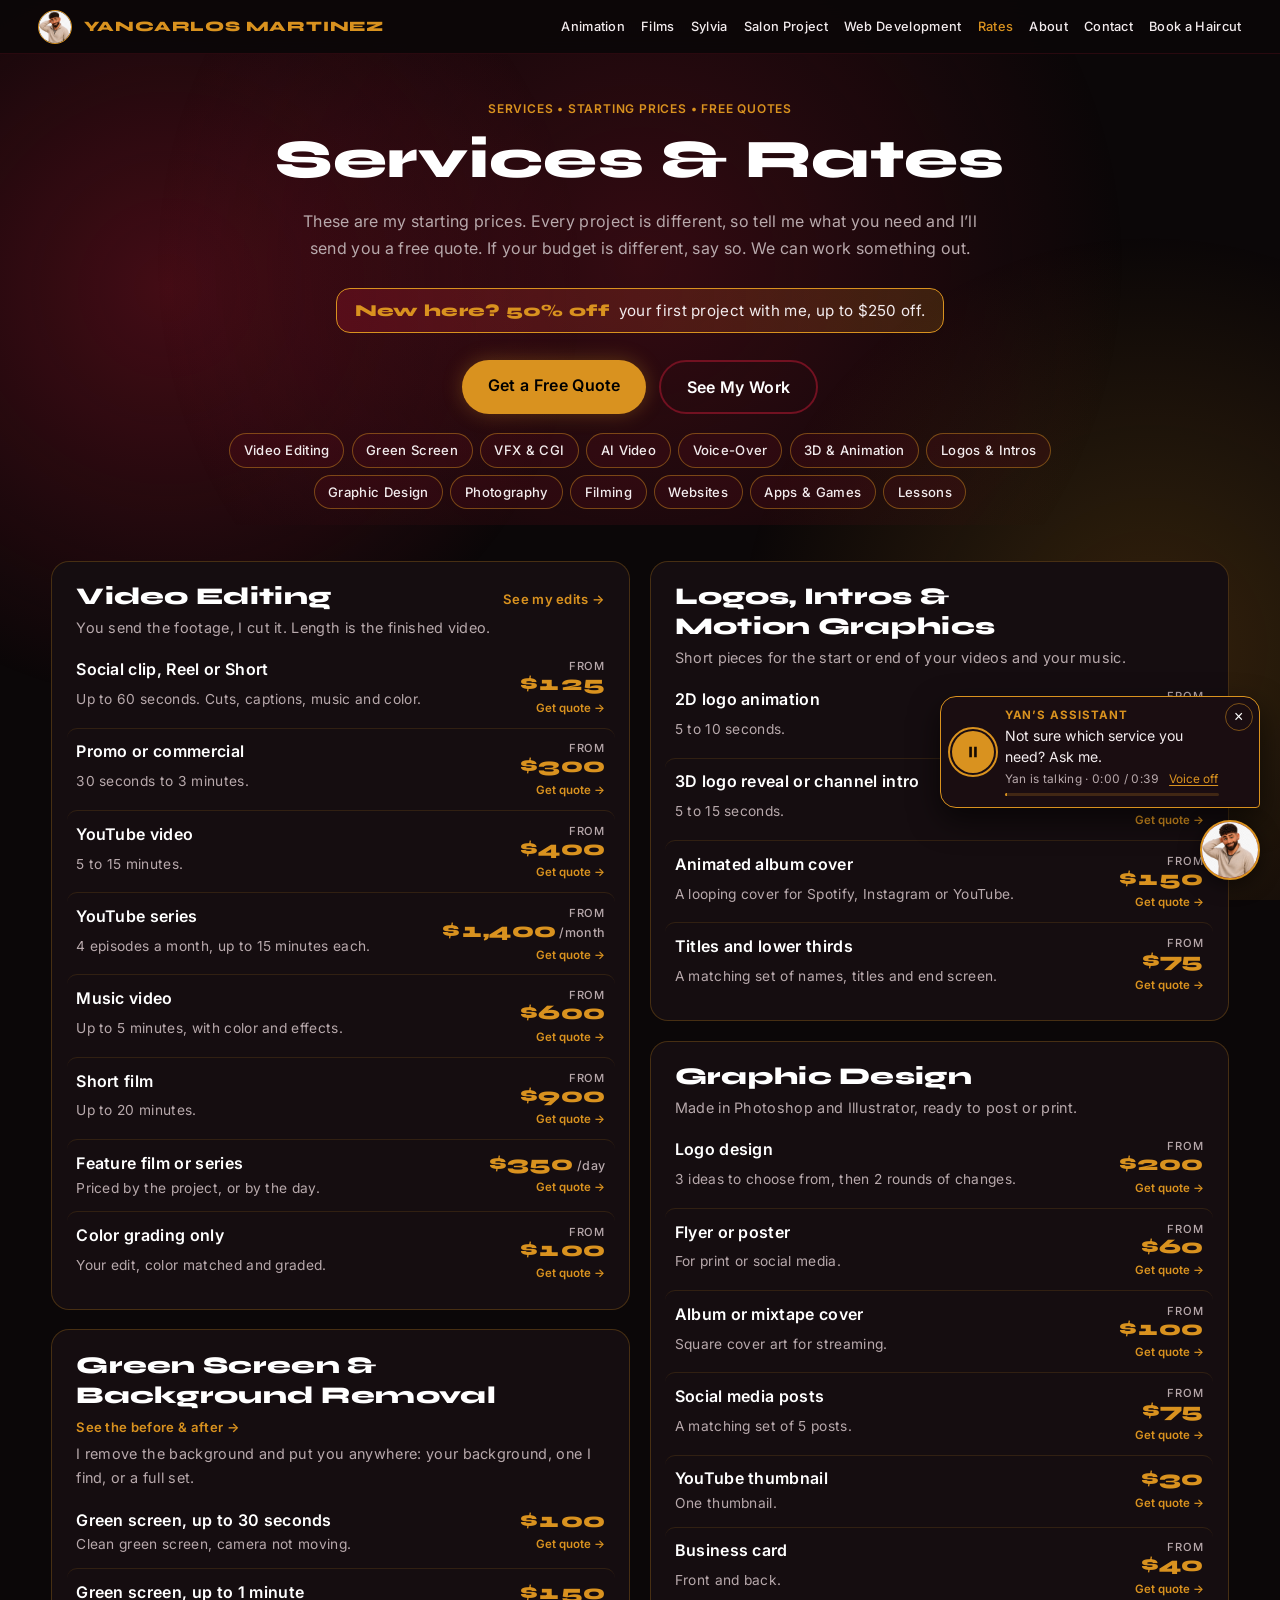
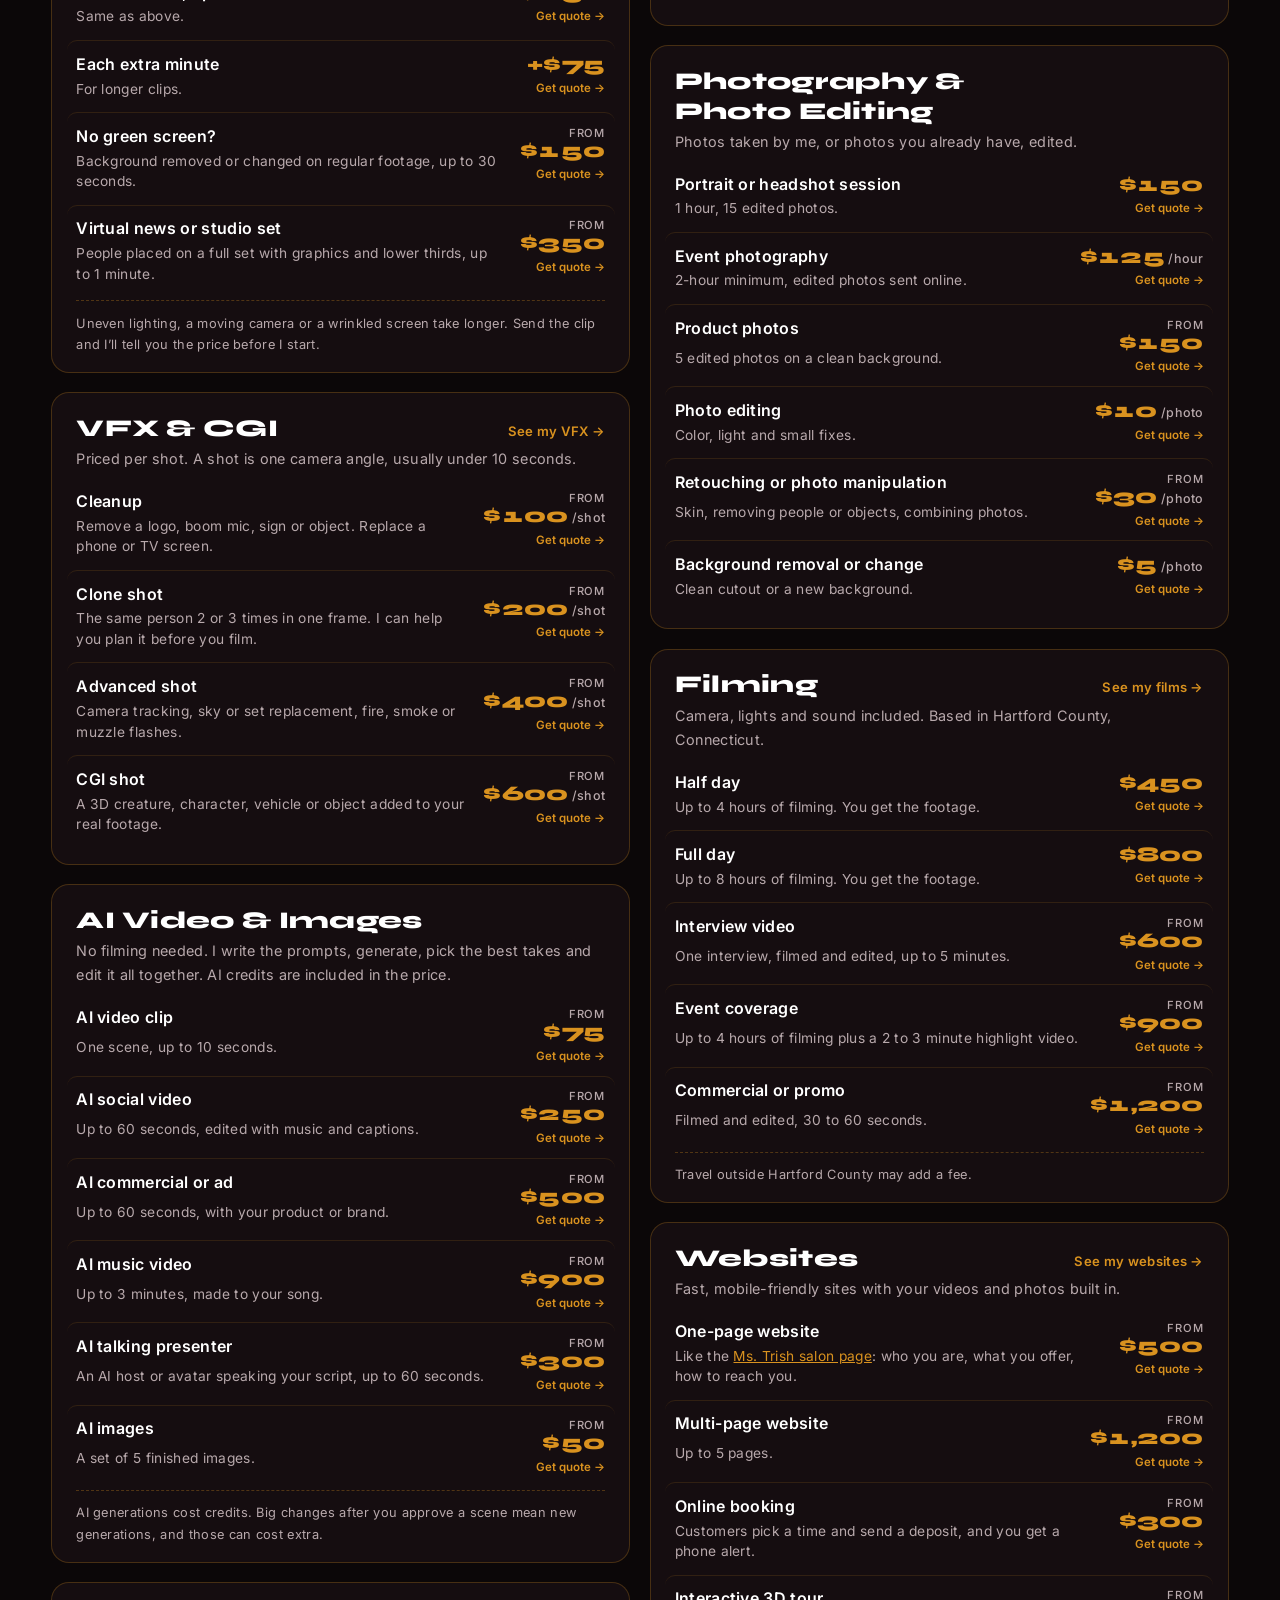
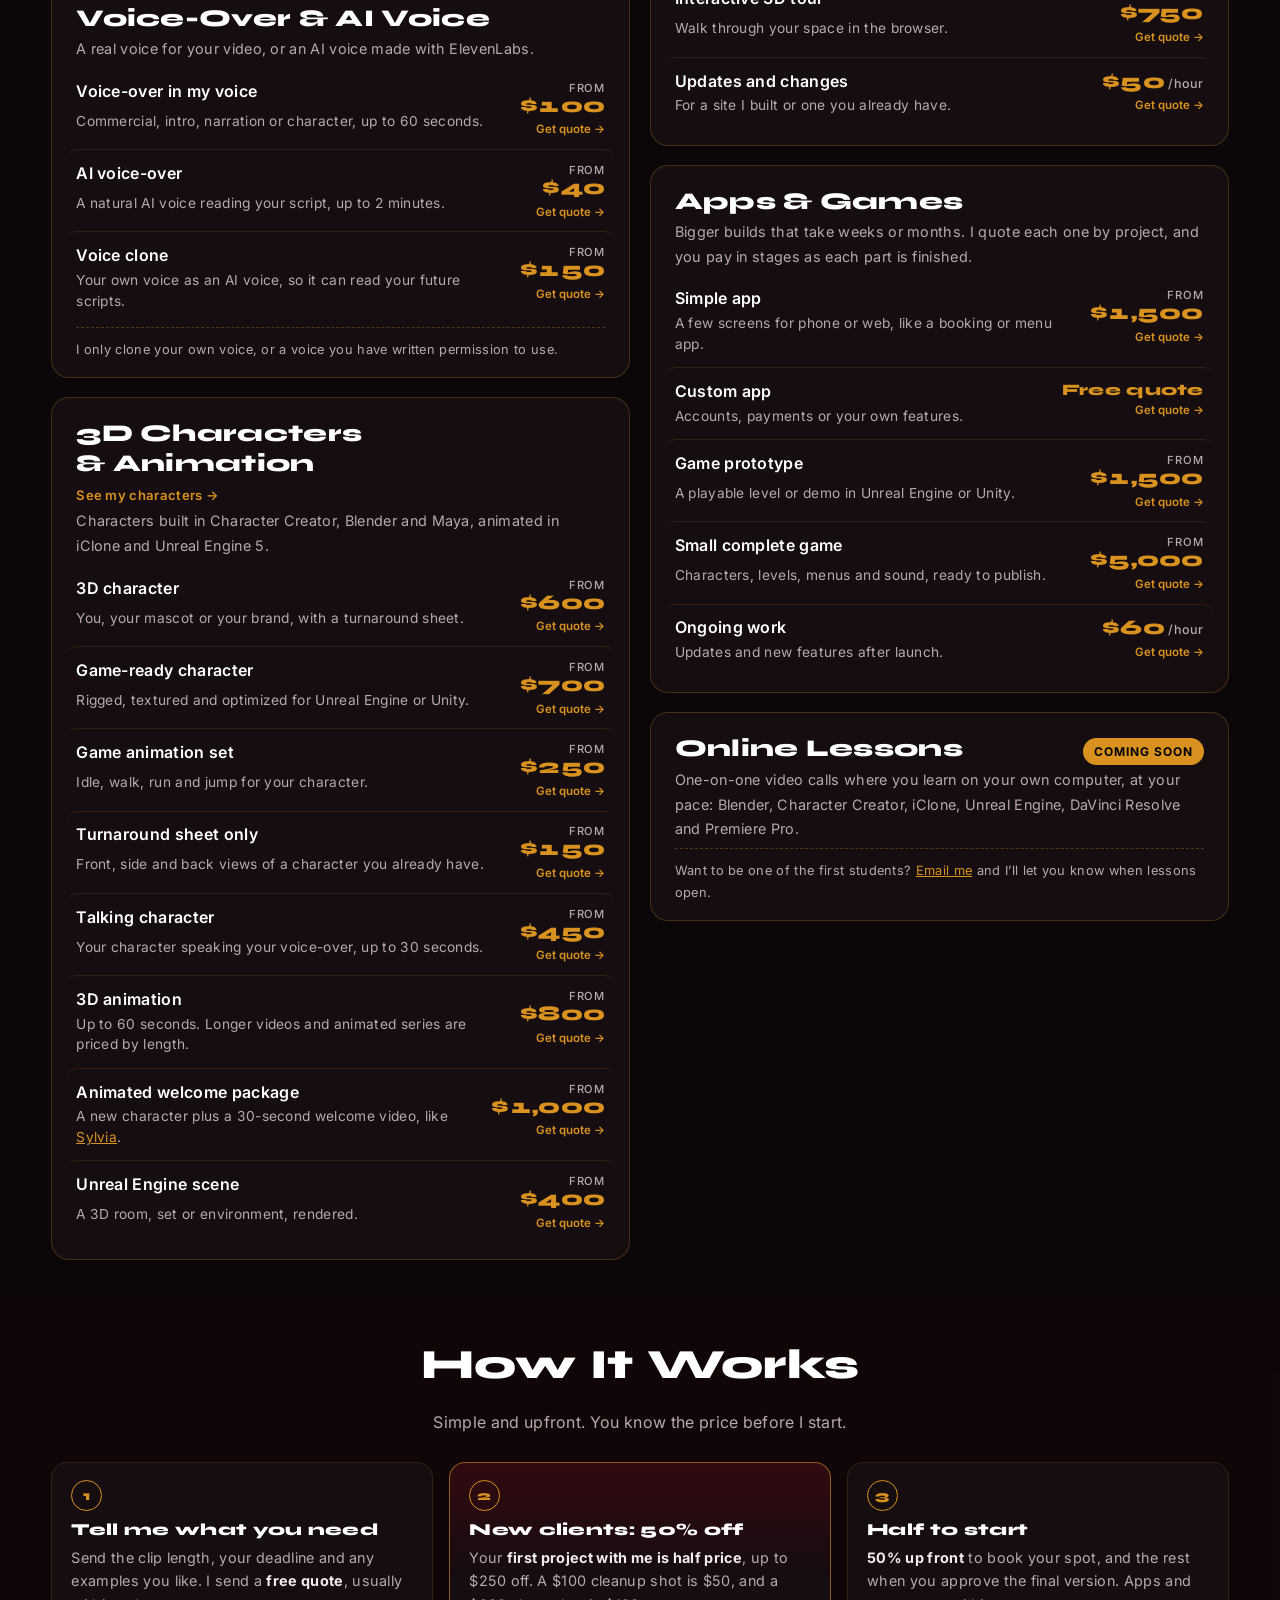
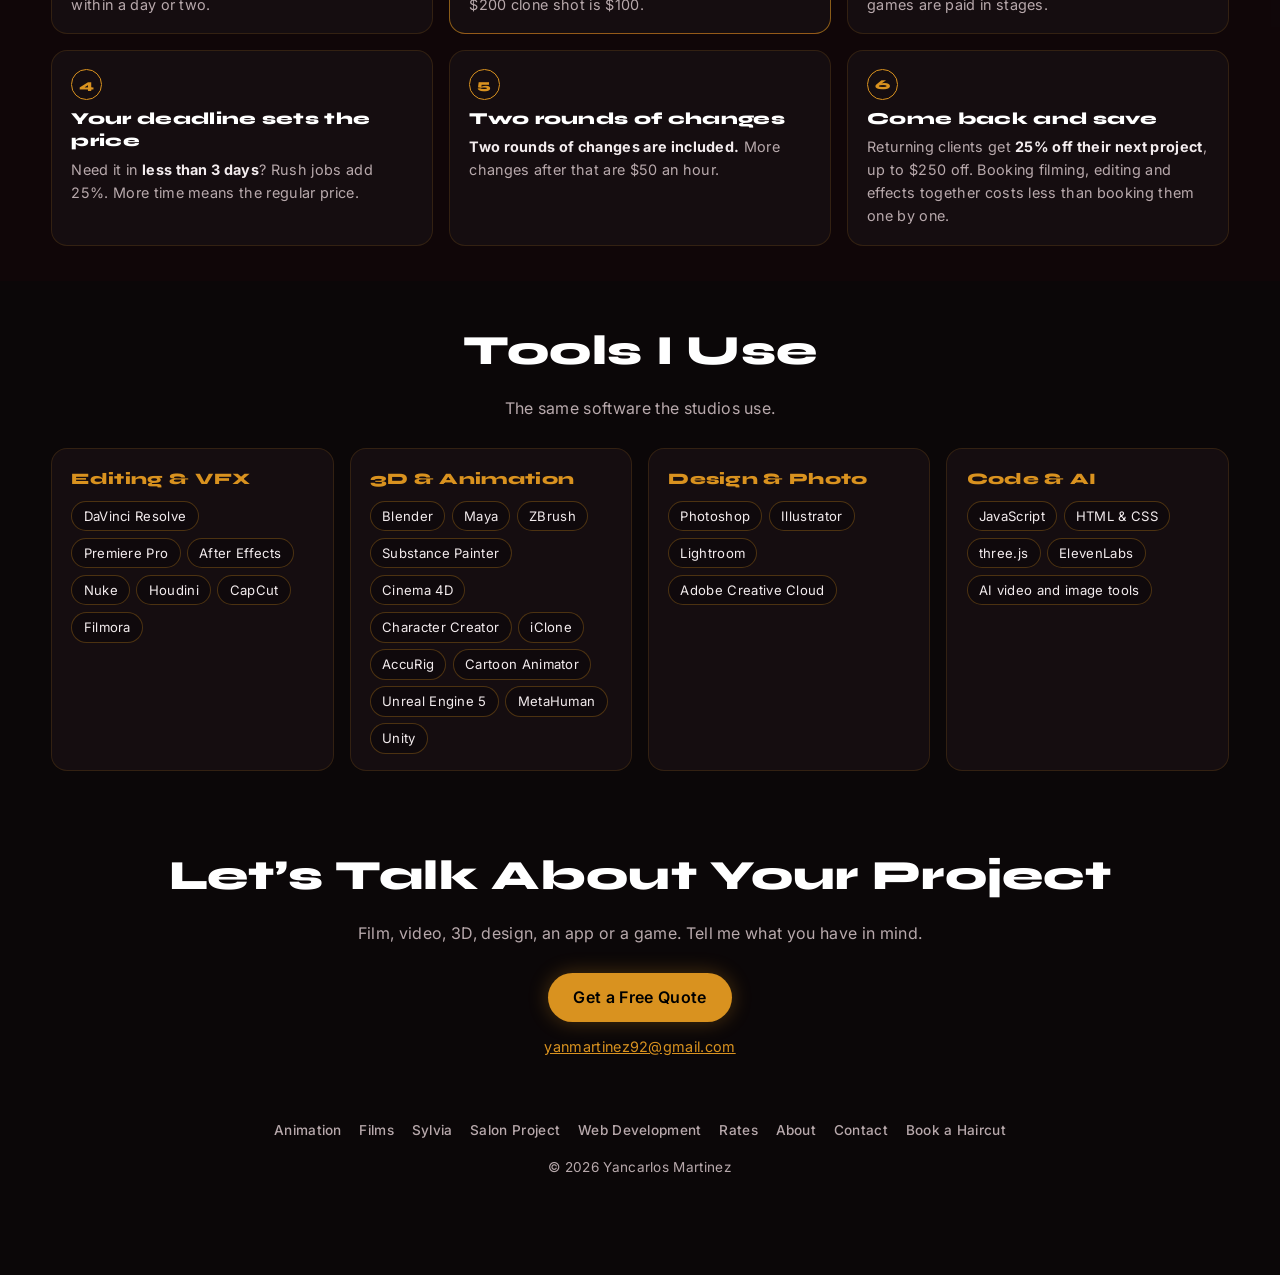
<file: rates/index.html>
<!DOCTYPE html>
<html lang="en">
<head>
<meta charset="utf-8">
<meta name="viewport" content="width=device-width, initial-scale=1">
<title>Services &amp; Rates | Yancarlos Martinez</title>
<meta name="description" content="Starting prices for video editing, green screen removal, VFX and CGI, AI video, voice-over, 3D characters and animation, graphic design, photography, filming, websites, apps and games by Yancarlos Martinez. Free quotes, and new clients get 50% off their first project.">
<meta name="author" content="Yancarlos Martinez">
<link rel="canonical" href="https://www.yancarlosmartinez.com/rates/">
<link rel="icon" type="image/png" sizes="32x32" href="/img/favicon-32.png">
<link rel="apple-touch-icon" href="/img/apple-touch-icon.png">
<meta property="og:type" content="website">
<meta property="og:site_name" content="Yancarlos Martinez">
<meta property="og:title" content="Services &amp; Rates | Yancarlos Martinez">
<meta property="og:description" content="Video, VFX, AI, 3D animation, design, photography, websites, apps and games. Starting prices, free quotes and 50% off your first project.">
<meta property="og:url" content="https://www.yancarlosmartinez.com/rates/">
<meta property="og:image" content="https://www.yancarlosmartinez.com/img/og-yancarlos-martinez.jpg">
<link rel="preconnect" href="https://fonts.googleapis.com">
<link rel="preconnect" href="https://fonts.gstatic.com" crossorigin>
<link href="https://fonts.googleapis.com/css2?family=Syne:wght@700;800&family=Inter:wght@400;500;600&display=swap" rel="stylesheet">
<link rel="stylesheet" href="/assets/site.css?v=20261106v">
<style>
/* Rates page: one "menu board" card per kind of work, service on the left, starting price on the right */
.rt-wrap{max-width:1180px;margin:0 auto}
.rt-cta{display:flex;flex-wrap:wrap;gap:.8rem;justify-content:center;margin-top:.4rem}
.rt-deal{display:inline-flex;flex-wrap:wrap;align-items:center;justify-content:center;gap:.35rem .6rem;margin:0 auto 1.3rem;padding:.55rem 1.1rem;border:1px solid var(--gold);border-radius:14px;background:linear-gradient(90deg,rgba(114,17,33,.55),rgba(217,146,31,.18));color:var(--text);font-size:.95rem}
.rt-deal b{color:var(--gold);font:800 1.05rem 'Syne',sans-serif;letter-spacing:.02rem}
.rt-jump{display:flex;flex-wrap:wrap;gap:.45rem;justify-content:center;margin:1.2rem auto 0;max-width:860px}
.rt-jump a{border:1px solid rgba(217,146,31,.45);border-radius:999px;padding:.32rem .85rem;font-size:.82rem;color:var(--text);text-decoration:none;background:rgba(114,17,33,.18)}
.rt-jump a:hover,.rt-jump a:focus-visible{border-color:var(--gold);color:var(--gold)}
.boards{columns:2 440px;column-gap:1.2rem}
.board{break-inside:avoid;margin:0 0 1.2rem;background:var(--card);border:1px solid rgba(217,146,31,.25);border-radius:18px;padding:1.3rem clamp(1rem,3vw,1.5rem) 1rem;scroll-margin-top:84px;min-width:0}
.board-h{display:flex;flex-wrap:wrap;align-items:baseline;justify-content:space-between;gap:.3rem 1rem;margin-bottom:.2rem}
.board h2{font-size:clamp(1.25rem,2.6vw,1.5rem);line-height:1.25;text-wrap:balance}
.board-h a{font-size:.82rem;color:var(--gold);text-decoration:none;font-weight:600;white-space:nowrap}
.board-h a:hover{text-decoration:underline}
.board .lead{color:var(--muted);font-size:.9rem;margin-bottom:.4rem}
.board .lead a,.rows p a{color:var(--gold)}
.rows{list-style:none}
.rows li{display:grid;grid-template-columns:1fr auto;gap:.2rem 1rem;padding:.8rem 0;border-top:1px solid rgba(217,146,31,.14);align-items:start}
.rows li:first-child{border-top:0}
.rows h3{font:600 1rem/1.35 'Inter',sans-serif;color:#fff}
.rows p{grid-column:1;color:var(--muted);font-size:.86rem;line-height:1.5}
.rows .amt{grid-column:2;grid-row:1/span 2;text-align:right;font:800 1.3rem/1.1 'Syne',sans-serif;color:var(--gold);font-variant-numeric:tabular-nums;white-space:nowrap}
.rows .amt small{display:block;font:500 .7rem 'Inter',sans-serif;color:var(--muted);text-transform:uppercase;letter-spacing:.06rem}
.rows .amt i{font:500 .78rem 'Inter',sans-serif;font-style:normal;color:var(--muted)}
.rows .amt.q{font-size:1rem}
.board .fine{color:var(--muted);font-size:.8rem;border-top:1px dashed rgba(217,146,31,.3);padding-top:.7rem;margin-top:.2rem}
.steps{list-style:none;display:grid;grid-template-columns:repeat(auto-fit,minmax(min(100%,300px),1fr));gap:1rem;counter-reset:s}
.steps li{background:var(--card);border:1px solid rgba(217,146,31,.15);border-radius:16px;padding:1.1rem 1.2rem;counter-increment:s}
.steps li.key{border-color:rgba(217,146,31,.6);background:linear-gradient(180deg,rgba(114,17,33,.35),var(--card) 70%)}
.steps li::before{content:counter(s);display:grid;place-items:center;width:1.8rem;height:1.8rem;border-radius:50%;border:1px solid var(--gold);color:var(--gold);font:800 .85rem 'Syne',sans-serif;margin-bottom:.5rem}
.steps h3{font-size:1.05rem;margin-bottom:.3rem;line-height:1.35}
.steps p{color:var(--muted);font-size:.9rem;line-height:1.6}
.steps p b{color:var(--text)}
.tools{display:grid;grid-template-columns:repeat(auto-fit,minmax(min(100%,260px),1fr));gap:1rem}
.tools div{background:var(--card);border:1px solid rgba(217,146,31,.15);border-radius:16px;padding:1rem 1.2rem}
.tools h3{font-size:1rem;color:var(--gold);margin-bottom:.55rem}
.tools ul{list-style:none;display:flex;flex-wrap:wrap;gap:.4rem}
.tools li{border:1px solid rgba(217,146,31,.3);border-radius:999px;padding:.2rem .7rem;font-size:.82rem;background:rgba(11,7,8,.5)}
.soon{font-size:.75rem;font-weight:700;letter-spacing:.06rem;text-transform:uppercase;color:#000;background:var(--gold);border-radius:999px;padding:.2rem .7rem}
.rt-end{text-align:center}
.rt-end .mail{display:block;margin-top:.8rem;color:var(--muted);font-size:.9rem}
.rt-end .mail a{color:var(--gold)}
@media(max-width:420px){.rows .amt{font-size:1.15rem}}
</style>
</head>
<body class="page-rates">

<div class="amb" aria-hidden="true"><i class="orb o1"></i><i class="orb o2"></i></div>

<header>
  <a href="/" class="brand"><img src="/img/yans-cartoon-headshot.webp" alt="Yancarlos"><span>YANCARLOS MARTINEZ</span></a>
  <button id="mn" aria-label="Open menu" aria-expanded="false" aria-controls="nv">&#9776;</button>
  <nav id="nv">
    <a href="/">Animation</a>
    <a href="/films/">Films</a>
    <a href="/sylvia/">Sylvia</a>
    <a href="/salon/">Salon Project</a>
    <a href="/web-development/">Web Development</a>
    <a href="/rates/" aria-current="page">Rates</a>
    <a href="/about/">About</a>
    <a href="/about/#contact">Contact</a>
    <a href="/barber/">Book a Haircut</a>
  </nav>
</header>

<main>
<section class="hero sub">
  <div>
    <div class="meta">Services &bull; Starting prices &bull; Free quotes</div>
    <h1>Services &amp; Rates</h1>
    <p>These are my starting prices. Every project is different, so tell me what you need and I’ll send you a free quote. If your budget is different, say so. We can work something out.</p>
    <div class="rt-deal"><b>New here? 50% off</b><span>your first project with me, up to $250 off.</span></div>
    <div class="rt-cta">
      <a href="mailto:yanmartinez92@gmail.com?subject=Quote%20request" class="btn btn-primary">Get a Free Quote</a>
      <a href="/films/" class="btn btn-outline">See My Work</a>
    </div>
    <nav class="rt-jump" aria-label="Jump to a service">
      <a href="#editing">Video Editing</a><a href="#green-screen">Green Screen</a><a href="#vfx">VFX &amp; CGI</a><a href="#ai-video">AI Video</a><a href="#voice">Voice-Over</a><a href="#animation">3D &amp; Animation</a><a href="#logos">Logos &amp; Intros</a><a href="#design">Graphic Design</a><a href="#photo">Photography</a><a href="#filming">Filming</a><a href="#websites">Websites</a><a href="#apps-games">Apps &amp; Games</a><a href="#lessons">Lessons</a>
    </nav>
  </div>
</section>

<section aria-label="Prices">
  <div class="rt-wrap boards">

    <article class="board" id="editing">
      <div class="board-h"><h2>Video Editing</h2><a href="/films/">See my edits &rarr;</a></div>
      <p class="lead">You send the footage, I cut it. Length is the finished video.</p>
      <ul class="rows">
        <li><h3>Social clip, Reel or Short</h3><p>Up to 60 seconds. Cuts, captions, music and color.</p><div class="amt"><small>from</small>$125</div></li>
        <li><h3>Promo or commercial</h3><p>30 seconds to 3 minutes.</p><div class="amt"><small>from</small>$300</div></li>
        <li><h3>YouTube video</h3><p>5 to 15 minutes.</p><div class="amt"><small>from</small>$400</div></li>
        <li><h3>YouTube series</h3><p>4 episodes a month, up to 15 minutes each.</p><div class="amt"><small>from</small>$1,400<i> /month</i></div></li>
        <li><h3>Music video</h3><p>Up to 5 minutes, with color and effects.</p><div class="amt"><small>from</small>$600</div></li>
        <li><h3>Short film</h3><p>Up to 20 minutes.</p><div class="amt"><small>from</small>$900</div></li>
        <li><h3>Feature film or series</h3><p>Priced by the project, or by the day.</p><div class="amt">$350<i> /day</i></div></li>
        <li><h3>Color grading only</h3><p>Your edit, color matched and graded.</p><div class="amt"><small>from</small>$100</div></li>
      </ul>
    </article>

    <article class="board" id="green-screen">
      <div class="board-h"><h2>Green Screen &amp; Background Removal</h2><a href="/films/">See the before &amp; after &rarr;</a></div>
      <p class="lead">I remove the background and put you anywhere: your background, one I find, or a full set.</p>
      <ul class="rows">
        <li><h3>Green screen, up to 30 seconds</h3><p>Clean green screen, camera not moving.</p><div class="amt">$100</div></li>
        <li><h3>Green screen, up to 1 minute</h3><p>Same as above.</p><div class="amt">$150</div></li>
        <li><h3>Each extra minute</h3><p>For longer clips.</p><div class="amt">+$75</div></li>
        <li><h3>No green screen?</h3><p>Background removed or changed on regular footage, up to 30 seconds.</p><div class="amt"><small>from</small>$150</div></li>
        <li><h3>Virtual news or studio set</h3><p>People placed on a full set with graphics and lower thirds, up to 1 minute.</p><div class="amt"><small>from</small>$350</div></li>
      </ul>
      <p class="fine">Uneven lighting, a moving camera or a wrinkled screen take longer. Send the clip and I’ll tell you the price before I start.</p>
    </article>

    <article class="board" id="vfx">
      <div class="board-h"><h2>VFX &amp; CGI</h2><a href="/films/">See my VFX &rarr;</a></div>
      <p class="lead">Priced per shot. A shot is one camera angle, usually under 10 seconds.</p>
      <ul class="rows">
        <li><h3>Cleanup</h3><p>Remove a logo, boom mic, sign or object. Replace a phone or TV screen.</p><div class="amt"><small>from</small>$100<i> /shot</i></div></li>
        <li><h3>Clone shot</h3><p>The same person 2 or 3 times in one frame. I can help you plan it before you film.</p><div class="amt"><small>from</small>$200<i> /shot</i></div></li>
        <li><h3>Advanced shot</h3><p>Camera tracking, sky or set replacement, fire, smoke or muzzle flashes.</p><div class="amt"><small>from</small>$400<i> /shot</i></div></li>
        <li><h3>CGI shot</h3><p>A 3D creature, character, vehicle or object added to your real footage.</p><div class="amt"><small>from</small>$600<i> /shot</i></div></li>
      </ul>
    </article>

    <article class="board" id="ai-video">
      <div class="board-h"><h2>AI Video &amp; Images</h2></div>
      <p class="lead">No filming needed. I write the prompts, generate, pick the best takes and edit it all together. AI credits are included in the price.</p>
      <ul class="rows">
        <li><h3>AI video clip</h3><p>One scene, up to 10 seconds.</p><div class="amt"><small>from</small>$75</div></li>
        <li><h3>AI social video</h3><p>Up to 60 seconds, edited with music and captions.</p><div class="amt"><small>from</small>$250</div></li>
        <li><h3>AI commercial or ad</h3><p>Up to 60 seconds, with your product or brand.</p><div class="amt"><small>from</small>$500</div></li>
        <li><h3>AI music video</h3><p>Up to 3 minutes, made to your song.</p><div class="amt"><small>from</small>$900</div></li>
        <li><h3>AI talking presenter</h3><p>An AI host or avatar speaking your script, up to 60 seconds.</p><div class="amt"><small>from</small>$300</div></li>
        <li><h3>AI images</h3><p>A set of 5 finished images.</p><div class="amt"><small>from</small>$50</div></li>
      </ul>
      <p class="fine">AI generations cost credits. Big changes after you approve a scene mean new generations, and those can cost extra.</p>
    </article>

    <article class="board" id="voice">
      <div class="board-h"><h2>Voice-Over &amp; AI Voice</h2></div>
      <p class="lead">A real voice for your video, or an AI voice made with ElevenLabs.</p>
      <ul class="rows">
        <li><h3>Voice-over in my voice</h3><p>Commercial, intro, narration or character, up to 60 seconds.</p><div class="amt"><small>from</small>$100</div></li>
        <li><h3>AI voice-over</h3><p>A natural AI voice reading your script, up to 2 minutes.</p><div class="amt"><small>from</small>$40</div></li>
        <li><h3>Voice clone</h3><p>Your own voice as an AI voice, so it can read your future scripts.</p><div class="amt"><small>from</small>$150</div></li>
      </ul>
      <p class="fine">I only clone your own voice, or a voice you have written permission to use.</p>
    </article>

    <article class="board" id="animation">
      <div class="board-h"><h2>3D Characters &amp; Animation</h2><a href="/">See my characters &rarr;</a></div>
      <p class="lead">Characters built in Character Creator, Blender and Maya, animated in iClone and Unreal Engine 5.</p>
      <ul class="rows">
        <li><h3>3D character</h3><p>You, your mascot or your brand, with a turnaround sheet.</p><div class="amt"><small>from</small>$600</div></li>
        <li><h3>Game-ready character</h3><p>Rigged, textured and optimized for Unreal Engine or Unity.</p><div class="amt"><small>from</small>$700</div></li>
        <li><h3>Game animation set</h3><p>Idle, walk, run and jump for your character.</p><div class="amt"><small>from</small>$250</div></li>
        <li><h3>Turnaround sheet only</h3><p>Front, side and back views of a character you already have.</p><div class="amt"><small>from</small>$150</div></li>
        <li><h3>Talking character</h3><p>Your character speaking your voice-over, up to 30 seconds.</p><div class="amt"><small>from</small>$450</div></li>
        <li><h3>3D animation</h3><p>Up to 60 seconds. Longer videos and animated series are priced by length.</p><div class="amt"><small>from</small>$800</div></li>
        <li><h3>Animated welcome package</h3><p>A new character plus a 30-second welcome video, like <a href="/sylvia/">Sylvia</a>.</p><div class="amt"><small>from</small>$1,000</div></li>
        <li><h3>Unreal Engine scene</h3><p>A 3D room, set or environment, rendered.</p><div class="amt"><small>from</small>$400</div></li>
      </ul>
    </article>

    <article class="board" id="logos">
      <div class="board-h"><h2>Logos, Intros &amp; Motion Graphics</h2></div>
      <p class="lead">Short pieces for the start or end of your videos and your music.</p>
      <ul class="rows">
        <li><h3>2D logo animation</h3><p>5 to 10 seconds.</p><div class="amt"><small>from</small>$100</div></li>
        <li><h3>3D logo reveal or channel intro</h3><p>5 to 15 seconds.</p><div class="amt"><small>from</small>$200</div></li>
        <li><h3>Animated album cover</h3><p>A looping cover for Spotify, Instagram or YouTube.</p><div class="amt"><small>from</small>$150</div></li>
        <li><h3>Titles and lower thirds</h3><p>A matching set of names, titles and end screen.</p><div class="amt"><small>from</small>$75</div></li>
      </ul>
    </article>

    <article class="board" id="design">
      <div class="board-h"><h2>Graphic Design</h2></div>
      <p class="lead">Made in Photoshop and Illustrator, ready to post or print.</p>
      <ul class="rows">
        <li><h3>Logo design</h3><p>3 ideas to choose from, then 2 rounds of changes.</p><div class="amt"><small>from</small>$200</div></li>
        <li><h3>Flyer or poster</h3><p>For print or social media.</p><div class="amt"><small>from</small>$60</div></li>
        <li><h3>Album or mixtape cover</h3><p>Square cover art for streaming.</p><div class="amt"><small>from</small>$100</div></li>
        <li><h3>Social media posts</h3><p>A matching set of 5 posts.</p><div class="amt"><small>from</small>$75</div></li>
        <li><h3>YouTube thumbnail</h3><p>One thumbnail.</p><div class="amt">$30</div></li>
        <li><h3>Business card</h3><p>Front and back.</p><div class="amt"><small>from</small>$40</div></li>
      </ul>
    </article>

    <article class="board" id="photo">
      <div class="board-h"><h2>Photography &amp; Photo Editing</h2></div>
      <p class="lead">Photos taken by me, or photos you already have, edited.</p>
      <ul class="rows">
        <li><h3>Portrait or headshot session</h3><p>1 hour, 15 edited photos.</p><div class="amt">$150</div></li>
        <li><h3>Event photography</h3><p>2-hour minimum, edited photos sent online.</p><div class="amt">$125<i> /hour</i></div></li>
        <li><h3>Product photos</h3><p>5 edited photos on a clean background.</p><div class="amt"><small>from</small>$150</div></li>
        <li><h3>Photo editing</h3><p>Color, light and small fixes.</p><div class="amt">$10<i> /photo</i></div></li>
        <li><h3>Retouching or photo manipulation</h3><p>Skin, removing people or objects, combining photos.</p><div class="amt"><small>from</small>$30<i> /photo</i></div></li>
        <li><h3>Background removal or change</h3><p>Clean cutout or a new background.</p><div class="amt">$5<i> /photo</i></div></li>
      </ul>
    </article>

    <article class="board" id="filming">
      <div class="board-h"><h2>Filming</h2><a href="/films/">See my films &rarr;</a></div>
      <p class="lead">Camera, lights and sound included. Based in Hartford County, Connecticut.</p>
      <ul class="rows">
        <li><h3>Half day</h3><p>Up to 4 hours of filming. You get the footage.</p><div class="amt">$450</div></li>
        <li><h3>Full day</h3><p>Up to 8 hours of filming. You get the footage.</p><div class="amt">$800</div></li>
        <li><h3>Interview video</h3><p>One interview, filmed and edited, up to 5 minutes.</p><div class="amt"><small>from</small>$600</div></li>
        <li><h3>Event coverage</h3><p>Up to 4 hours of filming plus a 2 to 3 minute highlight video.</p><div class="amt"><small>from</small>$900</div></li>
        <li><h3>Commercial or promo</h3><p>Filmed and edited, 30 to 60 seconds.</p><div class="amt"><small>from</small>$1,200</div></li>
      </ul>
      <p class="fine">Travel outside Hartford County may add a fee.</p>
    </article>

    <article class="board" id="websites">
      <div class="board-h"><h2>Websites</h2><a href="/web-development/">See my websites &rarr;</a></div>
      <p class="lead">Fast, mobile-friendly sites with your videos and photos built in.</p>
      <ul class="rows">
        <li><h3>One-page website</h3><p>Like the <a href="/salon/">Ms. Trish salon page</a>: who you are, what you offer, how to reach you.</p><div class="amt"><small>from</small>$500</div></li>
        <li><h3>Multi-page website</h3><p>Up to 5 pages.</p><div class="amt"><small>from</small>$1,200</div></li>
        <li><h3>Online booking</h3><p>Customers pick a time and send a deposit, and you get a phone alert.</p><div class="amt"><small>from</small>$300</div></li>
        <li><h3>Interactive 3D tour</h3><p>Walk through your space in the browser.</p><div class="amt"><small>from</small>$750</div></li>
        <li><h3>Updates and changes</h3><p>For a site I built or one you already have.</p><div class="amt">$50<i> /hour</i></div></li>
      </ul>
    </article>

    <article class="board" id="apps-games">
      <div class="board-h"><h2>Apps &amp; Games</h2></div>
      <p class="lead">Bigger builds that take weeks or months. I quote each one by project, and you pay in stages as each part is finished.</p>
      <ul class="rows">
        <li><h3>Simple app</h3><p>A few screens for phone or web, like a booking or menu app.</p><div class="amt"><small>from</small>$1,500</div></li>
        <li><h3>Custom app</h3><p>Accounts, payments or your own features.</p><div class="amt q">Free quote</div></li>
        <li><h3>Game prototype</h3><p>A playable level or demo in Unreal Engine or Unity.</p><div class="amt"><small>from</small>$1,500</div></li>
        <li><h3>Small complete game</h3><p>Characters, levels, menus and sound, ready to publish.</p><div class="amt"><small>from</small>$5,000</div></li>
        <li><h3>Ongoing work</h3><p>Updates and new features after launch.</p><div class="amt">$60<i> /hour</i></div></li>
      </ul>
    </article>

    <article class="board" id="lessons">
      <div class="board-h"><h2>Online Lessons</h2><span class="soon">Coming soon</span></div>
      <p class="lead">One-on-one video calls where you learn on your own computer, at your pace: Blender, Character Creator, iClone, Unreal Engine, DaVinci Resolve and Premiere Pro.</p>
      <p class="fine">Want to be one of the first students? <a href="mailto:yanmartinez92@gmail.com?subject=Online%20lessons" style="color:var(--gold)">Email me</a> and I’ll let you know when lessons open.</p>
    </article>

  </div>
</section>

<section id="how" class="tint">
  <div class="rt-wrap">
    <h2 class="ttl">How It Works</h2>
    <p class="desc">Simple and upfront. You know the price before I start.</p>
    <ol class="steps">
      <li><h3>Tell me what you need</h3><p>Send the clip length, your deadline and any examples you like. I send a <b>free quote</b>, usually within a day or two.</p></li>
      <li class="key"><h3>New clients: 50% off</h3><p>Your <b>first project with me is half price</b>, up to $250 off. A $100 cleanup shot is $50, and a $200 clone shot is $100.</p></li>
      <li><h3>Half to start</h3><p><b>50% up front</b> to book your spot, and the rest when you approve the final version. Apps and games are paid in stages.</p></li>
      <li><h3>Your deadline sets the price</h3><p>Need it in <b>less than 3 days</b>? Rush jobs add 25%. More time means the regular price.</p></li>
      <li><h3>Two rounds of changes</h3><p><b>Two rounds of changes are included.</b> More changes after that are $50 an hour.</p></li>
      <li><h3>Come back and save</h3><p>Returning clients get <b>25% off their next project</b>, up to $250 off. Booking filming, editing and effects together costs less than booking them one by one.</p></li>
    </ol>
  </div>
</section>

<section id="tools">
  <div class="rt-wrap">
    <h2 class="ttl">Tools I Use</h2>
    <p class="desc">The same software the studios use.</p>
    <div class="tools">
      <div><h3>Editing &amp; VFX</h3><ul><li>DaVinci Resolve</li><li>Premiere Pro</li><li>After Effects</li><li>Nuke</li><li>Houdini</li><li>CapCut</li><li>Filmora</li></ul></div>
      <div><h3>3D &amp; Animation</h3><ul><li>Blender</li><li>Maya</li><li>ZBrush</li><li>Substance Painter</li><li>Cinema 4D</li><li>Character Creator</li><li>iClone</li><li>AccuRig</li><li>Cartoon Animator</li><li>Unreal Engine 5</li><li>MetaHuman</li><li>Unity</li></ul></div>
      <div><h3>Design &amp; Photo</h3><ul><li>Photoshop</li><li>Illustrator</li><li>Lightroom</li><li>Adobe Creative Cloud</li></ul></div>
      <div><h3>Code &amp; AI</h3><ul><li>JavaScript</li><li>HTML &amp; CSS</li><li>three.js</li><li>ElevenLabs</li><li>AI video and image tools</li></ul></div>
    </div>
  </div>
</section>

<section class="rt-end">
  <h2 class="ttl">Let’s Talk About Your Project</h2>
  <p class="desc">Film, video, 3D, design, an app or a game. Tell me what you have in mind.</p>
  <div class="rt-cta"><a href="mailto:yanmartinez92@gmail.com?subject=Quote%20request" class="btn btn-primary">Get a Free Quote</a></div>
  <span class="mail"><a href="mailto:yanmartinez92@gmail.com">yanmartinez92@gmail.com</a></span>
</section>
</main>

<footer class="site">
  <nav class="fnav" aria-label="Site pages"><a href="/">Animation</a> <a href="/films/">Films</a> <a href="/sylvia/">Sylvia</a> <a href="/salon/">Salon Project</a> <a href="/web-development/">Web Development</a> <a href="/rates/">Rates</a> <a href="/about/">About</a> <a href="/about/#contact">Contact</a> <a href="/barber/">Book a Haircut</a></nav>
  <p>&copy; 2026 Yancarlos Martinez</p>
</footer>
<!-- AI assistant (fixed bottom-right) -->
<div id="ai">
  <div id="chat" class="hidden">
    <div class="ch"><span>Yancarlos AI Assistant</span><button id="xc" aria-label="Close chat">&times;</button></div>
    <div class="cb" id="msgs"><p>👋 Hey! I’m Yancarlos’s virtual assistant. Ask me about his films, IMDb-recognized editing, Unreal Engine 5 projects, 3D characters or websites!</p></div>
    <div class="ci"><input id="q" type="text" placeholder="Type a question..." aria-label="Your question"><button id="snd">Send</button></div>
  </div>
  <button id="tg" title="Toggle AI Chat" aria-label="Toggle AI chat"><img src="/img/yans-cartoon-headshot.webp" alt="Yancarlos" loading="lazy" decoding="async"></button>
</div>
<script src="/assets/site.js?v=20261106"></script>
<script src="/assets/connect.js?v=20261106x"></script>
</body>
</html>
</file>
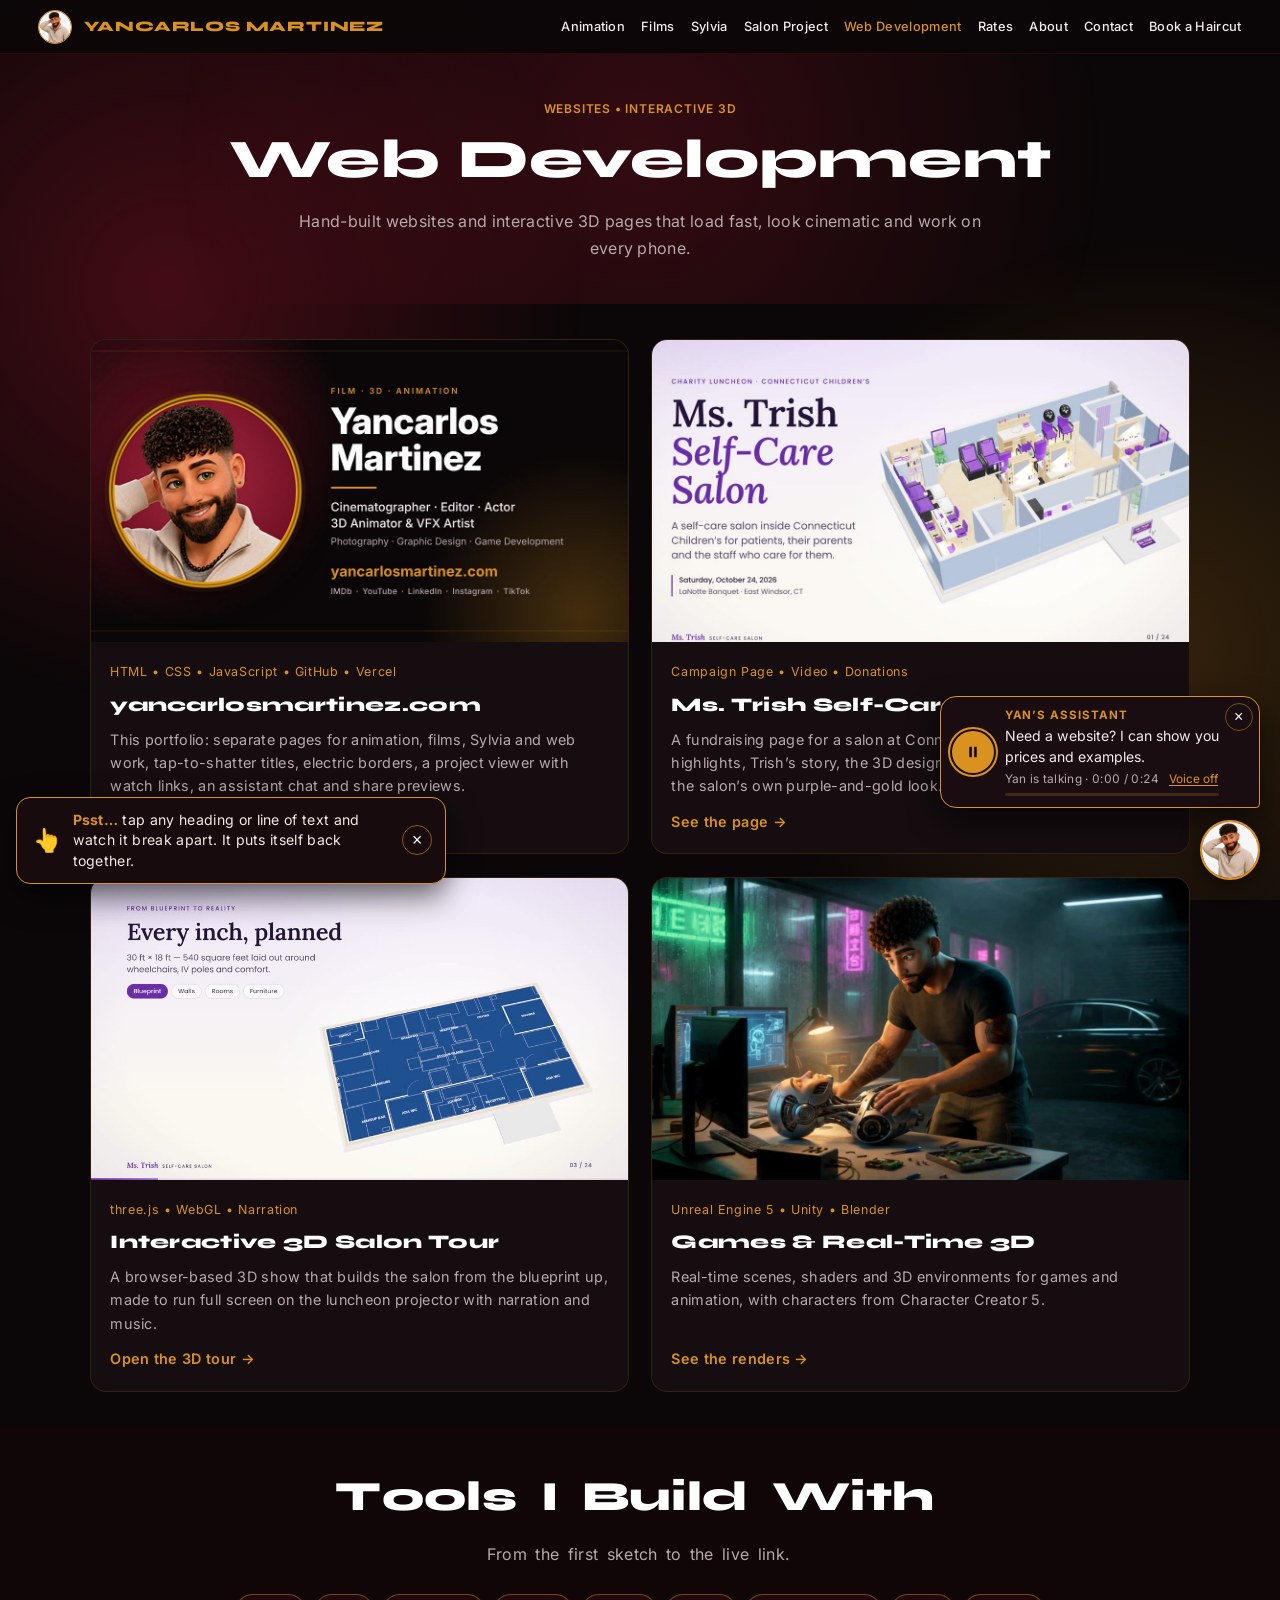
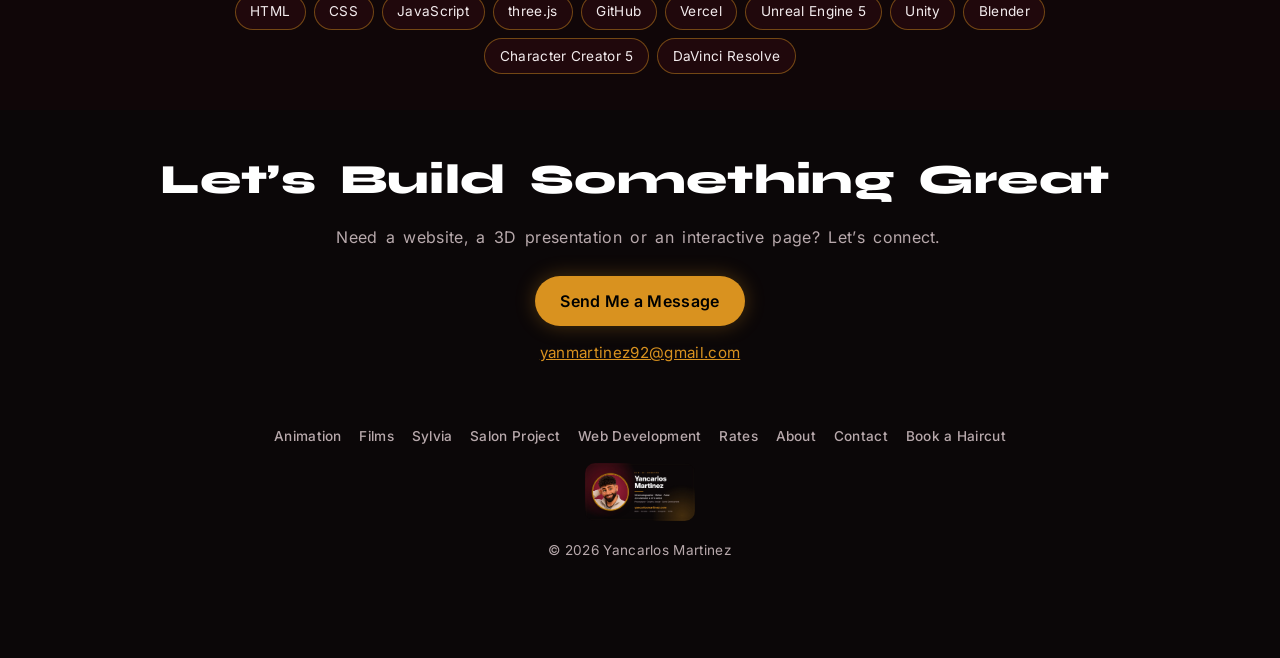
<file: web-development/index.html>
<!DOCTYPE html>
<html lang="en">
<head>
<meta charset="utf-8">
<meta name="viewport" content="width=device-width, initial-scale=1">
<title>Web Development | Yancarlos Martinez</title>
<meta name="description" content="Websites and interactive 3D pages by Yancarlos Martinez, including this portfolio, the Ms. Trish Self-Care Salon page and its 3D tour.">
<meta name="author" content="Yancarlos Martinez">
<meta name="robots" content="index, follow, max-image-preview:large">
<link rel="canonical" href="https://www.yancarlosmartinez.com/web-development/">
<link rel="icon" type="image/png" sizes="32x32" href="/img/favicon-32.png">
<link rel="apple-touch-icon" href="/img/apple-touch-icon.png">
<meta property="og:type" content="website">
<meta property="og:site_name" content="Yancarlos Martinez">
<meta property="og:url" content="https://www.yancarlosmartinez.com/web-development/">
<meta property="og:title" content="Web Development | Yancarlos Martinez">
<meta property="og:description" content="Websites and interactive 3D pages by Yancarlos Martinez, including this portfolio, the Ms. Trish Self-Care Salon page and its 3D tour.">
<meta property="og:image" content="https://www.yancarlosmartinez.com/img/og-yancarlos-martinez.jpg">
<meta property="og:image:alt" content="Yancarlos Martinez: cinematographer, editor, actor, 3D animator and VFX artist. yancarlosmartinez.com">
<meta property="og:image:width" content="1200">
<meta property="og:image:height" content="630">
<meta name="twitter:card" content="summary_large_image">
<meta name="twitter:title" content="Web Development | Yancarlos Martinez">
<meta name="twitter:description" content="Websites and interactive 3D pages by Yancarlos Martinez, including this portfolio, the Ms. Trish Self-Care Salon page and its 3D tour.">
<meta name="twitter:image" content="https://www.yancarlosmartinez.com/img/og-yancarlos-martinez.jpg">
<script type="application/ld+json">
{"@context": "https://schema.org", "@graph": [{"@type": "Person", "@id": "https://www.yancarlosmartinez.com/#person", "name": "Yancarlos Martinez", "alternateName": ["Yan Martinez", "Yan Carlos Martinez", "Yancarlos Martínez"], "url": "https://www.yancarlosmartinez.com/", "image": "https://www.yancarlosmartinez.com/img/og-yancarlos-martinez.jpg", "jobTitle": ["Cinematographer", "Film Editor", "Actor", "3D Animator", "VFX Artist"], "description": "Cinematographer, film editor, actor, 3D animator and VFX artist. Also a photographer, graphic designer, web developer and game developer.", "knowsAbout": ["Cinematography", "Film editing", "Visual effects", "3D animation", "Character Creator", "Blender", "Unreal Engine", "Unity", "Photography", "Graphic design", "Web development", "Game development"], "email": "mailto:yanmartinez92@gmail.com", "alumniOf": ["New York Film Academy", "Goodwin College"], "sameAs": ["https://www.imdb.com/name/nm11192416/", "https://www.linkedin.com/in/yancarlos-martinez-56a610203/", "https://www.youtube.com/@YanAnimations3D", "https://www.instagram.com/yancarlosmart1nez/", "https://www.facebook.com/yancarlosmart1nez/", "https://www.tiktok.com/@yancarlosmart1nez"]}, {"@type": "WebSite", "@id": "https://www.yancarlosmartinez.com/#website", "name": "Yancarlos Martinez", "alternateName": "yancarlosmartinez.com", "url": "https://www.yancarlosmartinez.com/", "publisher": {"@id": "https://www.yancarlosmartinez.com/#person"}}, {"@type": "WebPage", "@id": "https://www.yancarlosmartinez.com/web-development/#page", "url": "https://www.yancarlosmartinez.com/web-development/", "name": "Web Development | Yancarlos Martinez", "isPartOf": {"@id": "https://www.yancarlosmartinez.com/#website"}, "about": {"@id": "https://www.yancarlosmartinez.com/#person"}, "breadcrumb": {"@type": "BreadcrumbList", "itemListElement": [{"@type": "ListItem", "position": 1, "name": "Home", "item": "https://www.yancarlosmartinez.com/"}, {"@type": "ListItem", "position": 2, "name": "Web Development", "item": "https://www.yancarlosmartinez.com/web-development/"}]}}]}
</script>
<link rel="preconnect" href="https://fonts.googleapis.com">
<link rel="preconnect" href="https://fonts.gstatic.com" crossorigin>
<link href="https://fonts.googleapis.com/css2?family=Syne:wght@700;800&family=Inter:wght@400;500;600&display=swap" rel="stylesheet">
<link rel="stylesheet" href="/assets/site.css?v=20261106v">
</head>
<body class="page-web">

<div class="amb" aria-hidden="true"><i class="orb o1"></i><i class="orb o2"></i></div>

<header>
  <a href="/" class="brand"><img src="/img/yans-cartoon-headshot.webp" alt="Yancarlos"><span>YANCARLOS MARTINEZ</span></a>
  <button id="mn" aria-label="Open menu" aria-expanded="false" aria-controls="nv">&#9776;</button>
  <nav id="nv">
    <a href="/">Animation</a>
    <a href="/films/">Films</a>
    <a href="/sylvia/">Sylvia</a>
    <a href="/salon/">Salon Project</a>
    <a href="/web-development/" aria-current="page">Web Development</a>
    <a href="/rates/">Rates</a>
    <a href="/about/">About</a>
    <a href="/about/#contact">Contact</a>
    <a href="/barber/">Book a Haircut</a>
  </nav>
</header>

<main>
<section class="hero sub">
  <div>
    <div class="meta">Websites • Interactive 3D</div>
    <h1>Web Development</h1>
    <p>Hand-built websites and interactive 3D pages that load fast, look cinematic and work on every phone.</p>
  </div>
</section>

<section id="web-projects">
  <div class="grid">
    <article class="wcard"><img src="/img/og-yancarlos-martinez.jpg" alt="The yancarlosmartinez.com share card" loading="lazy" decoding="async"><div class="cc"><div class="stack">HTML • CSS • JavaScript • GitHub • Vercel</div><h3>yancarlosmartinez.com</h3><p>This portfolio: separate pages for animation, films, Sylvia and web work, tap-to-shatter titles, electric borders, a project viewer with watch links, an assistant chat and share previews.</p><a class="more" href="/">Visit the home page →</a></div></article>
    <article class="wcard"><img src="/salon/img/og-salon.jpg" alt="The Ms. Trish Self-Care Salon page" loading="lazy" decoding="async"><div class="cc"><div class="stack">Campaign Page • Video • Donations</div><h3>Ms. Trish Self-Care Salon</h3><p>A fundraising page for a salon at Connecticut Children’s: the luncheon highlights, Trish’s story, the 3D design gallery and donation links, in the salon’s own purple-and-gold look.</p><a class="more" href="/salon/">See the page →</a></div></article>
    <article class="wcard"><img src="/salon/img/preview-poster.jpg" alt="The interactive 3D salon tour" loading="lazy" decoding="async"><div class="cc"><div class="stack">three.js • WebGL • Narration</div><h3>Interactive 3D Salon Tour</h3><p>A browser-based 3D show that builds the salon from the blueprint up, made to run full screen on the luncheon projector with narration and music.</p><a class="more" href="/salon/show/">Open the 3D tour →</a></div></article>
    <article class="wcard"><img src="/img/first-scene-poster.jpg" alt="Real-time workshop scene rendered in Unreal Engine" loading="lazy" decoding="async"><div class="cc"><div class="stack">Unreal Engine 5 • Unity • Blender</div><h3>Games &amp; Real-Time 3D</h3><p>Real-time scenes, shaders and 3D environments for games and animation, with characters from Character Creator 5.</p><a class="more" href="/#reels">See the renders →</a></div></article>
  </div>
</section>

<section id="skills" class="tint">
  <h2 class="ttl shatter">Tools I Build With</h2>
  <p class="desc shatter">From the first sketch to the live link.</p>
  <div class="chips"><span>HTML</span><span>CSS</span><span>JavaScript</span><span>three.js</span><span>GitHub</span><span>Vercel</span><span>Unreal Engine 5</span><span>Unity</span><span>Blender</span><span>Character Creator 5</span><span>DaVinci Resolve</span></div>
</section>

<section id="contact">
  <h2 class="ttl shatter">Let’s Build Something Great</h2>
  <p class="desc shatter">Need a website, a 3D presentation or an interactive page? Let’s connect.</p>
  <div class="btns"><a href="mailto:yanmartinez92@gmail.com" class="btn btn-primary">Send Me a Message</a></div>
  <span class="mail"><a href="mailto:yanmartinez92@gmail.com">yanmartinez92@gmail.com</a></span>
</section>
</main>

<footer class="site">
  <nav class="fnav" aria-label="Site pages"><a href="/">Animation</a> <a href="/films/">Films</a> <a href="/sylvia/">Sylvia</a> <a href="/salon/">Salon Project</a> <a href="/web-development/">Web Development</a> <a href="/rates/">Rates</a> <a href="/about/">About</a> <a href="/about/#contact">Contact</a> <a href="/barber/">Book a Haircut</a></nav>
  <img src="/img/og-yancarlos-martinez.jpg" alt="Illustration of Yancarlos Martinez" loading="lazy" decoding="async">
  <p>&copy; 2026 Yancarlos Martinez</p>
</footer>

<!-- AI assistant (fixed bottom-right) -->
<div id="ai">
  <div id="chat" class="hidden">
    <div class="ch"><span>Yancarlos AI Assistant</span><button id="xc" aria-label="Close chat">&times;</button></div>
    <div class="cb" id="msgs"><p>👋 Hey! I’m Yancarlos’s virtual assistant. Ask me about his films, IMDb-recognized editing, Unreal Engine 5 projects, 3D characters or websites!</p></div>
    <div class="ci"><input id="q" type="text" placeholder="Type a question..." aria-label="Your question"><button id="snd">Send</button></div>
  </div>
  <button id="tg" title="Toggle AI Chat" aria-label="Toggle AI chat"><img src="/img/yans-cartoon-headshot.webp" alt="Yancarlos" loading="lazy" decoding="async"></button>
</div>

<script src="/assets/site.js?v=20261106"></script>
<script src="/assets/connect.js?v=20261106x"></script>
</body>
</html>
</file>
<file: assets/site.css>
:root{--bur:#721121;--gold:#d9921f;--bg:#0b0708;--card:#150d10;--text:#f3ecee;--muted:#b8a9ac}
*{box-sizing:border-box;margin:0;padding:0;-webkit-tap-highlight-color:transparent}
html{scroll-behavior:smooth}
body{background:var(--bg);color:var(--text);font:400 1rem/1.7 'Inter',sans-serif;letter-spacing:.02rem;overflow-x:hidden;padding-bottom:4rem}
h1,h2,h3{font-family:'Syne',sans-serif;font-weight:800;color:#fff}
img,video{max-width:100%}

/* Ambient glow */
.amb{position:fixed;inset:0;z-index:-1;overflow:hidden;pointer-events:none}
.orb{position:absolute;width:clamp(340px,75vw,900px);aspect-ratio:1;border-radius:50%;animation:drift 24s ease-in-out infinite alternate}
.o1{top:-18%;left:-22%;background:radial-gradient(circle,rgba(114,17,33,.55),transparent 65%)}
.o2{bottom:-22%;right:-25%;background:radial-gradient(circle,rgba(217,146,31,.2),transparent 65%);animation-duration:30s}
@keyframes drift{to{transform:translate3d(14vw,9vh,0) scale(1.18)}}

/* Header */
header{position:fixed;top:0;left:0;width:100%;z-index:100;display:flex;justify-content:space-between;align-items:center;padding:.6rem 3%;background:rgba(11,7,8,.92);-webkit-backdrop-filter:blur(12px);backdrop-filter:blur(12px);border-bottom:1px solid rgba(114,17,33,.3)}
.brand{display:flex;align-items:center;gap:.7rem;text-decoration:none}
.brand img{width:34px;height:34px;border-radius:50%;object-fit:cover;border:1px solid var(--gold)}
.brand span{font:800 .9rem 'Syne',sans-serif;letter-spacing:.05rem;color:var(--gold)}
nav{display:flex;gap:1rem;flex-wrap:wrap}
nav a{color:var(--text);text-decoration:none;font-size:.8rem;font-weight:500;transition:color .3s}
nav a:hover{color:var(--gold)}

/* Hero (plain horizontal text, no letter animation) */
.hero{min-height:60vh;display:flex;align-items:center;justify-content:center;text-align:center;padding:5.5rem 1.2rem 1.5rem;background:radial-gradient(circle at center,rgba(114,17,33,.4),transparent 70%)}
.hero h1{font-size:clamp(2.1rem,5vw,4.2rem);line-height:1.15;max-width:900px;margin:0 auto 1rem}
.hero h1 span{display:block;color:var(--gold)}
.hero p{max-width:700px;margin:0 auto 1.6rem;color:var(--muted)}
.btns,.row{display:flex;gap:.8rem;justify-content:center;flex-wrap:wrap}
.btn{display:inline-block;padding:.7rem 1.6rem;border-radius:999px;font-weight:600;text-decoration:none;transition:.3s}
.btn:hover{transform:translateY(-3px)}
.btn-primary{background:var(--gold);color:#000;box-shadow:0 0 20px rgba(217,146,31,.3)}
.btn-primary:hover{background:#e09f2b}
.btn-outline{border:2px solid var(--bur);color:#fff}
.btn-outline:hover{background:var(--bur)}

/* Sections */
section{max-width:1300px;margin:0 auto;padding:2.2rem 4%;scroll-margin-top:56px}
.tint{background:rgba(114,17,33,.05)}
.tint2{background:rgba(217,146,31,.04)}
.shatter{display:block;width:fit-content;max-width:100%;cursor:pointer}
.ttl{font-size:clamp(1.7rem,3.5vw,2.6rem);text-align:center;margin:0 auto .5rem}
.desc{text-align:center;max-width:650px;margin:0 auto 1.6rem;color:var(--muted)}
.mid{max-width:650px;margin:0 auto}
.wide{max-width:950px;margin:0 auto}
.grid{display:grid;grid-template-columns:repeat(auto-fit,minmax(280px,1fr));gap:1.4rem}
#socials h3{font-size:1.5rem;color:var(--gold);margin:0 auto 1.2rem}

/* Section-title text shatter */
.word{display:inline-block;white-space:nowrap;margin-right:.25em}
.char{display:inline-block;transition:transform 5s cubic-bezier(.1,1,.1,1),opacity 5s ease;will-change:transform,opacity}
.char.br{transform:translate(var(--rx),var(--ry)) rotate(var(--rr)) scale(.6);opacity:.1}
.vib{animation:vib .3s ease-in-out}
@keyframes vib{0%,100%{transform:translate(0)}20%{transform:translate(-4px,4px)}40%{transform:translate(4px,-3px)}60%{transform:translate(-3px,-4px)}80%{transform:translate(3px,3px)}}

/* Tappable surfaces */
.flip-card,.card,.vid{touch-action:manipulation;-webkit-user-select:none;user-select:none}

/* Cards */
.flip-card{border:1px solid rgba(217,146,31,.3);border-radius:16px;box-shadow:0 10px 30px rgba(114,17,33,.3);background:var(--card);padding:.6rem .6rem 1.1rem}
.stage{position:relative;height:280px;border-radius:12px;background:#000;cursor:pointer}
.stage.shat{background:linear-gradient(0deg,rgba(114,17,33,.45),#000 22%)}
.ff,.fb{position:absolute;inset:0;border-radius:inherit;overflow:hidden;background:#000}
.ff img,.ff video,.fb img{width:100%;height:100%;object-fit:cover;display:block}
.ff img.fit,.fb img{object-fit:contain}
.ff::after,.fb::after{content:"TAP TO VIEW";position:absolute;right:12px;bottom:12px;z-index:3;padding:4px 10px;border:1px solid var(--gold);border-radius:6px;background:rgba(11,7,8,.7);color:var(--gold);font:700 .7rem monospace;pointer-events:none}
.fb{opacity:0;pointer-events:none;padding:1.2rem;text-align:left;display:flex;flex-direction:column;justify-content:center}
.fb h3{color:var(--gold);font-size:1.15rem;margin-bottom:.4rem}
.fb p{font-size:.88rem;line-height:1.55;color:var(--muted)}
.fb .meta{font-size:.75rem;color:var(--gold);text-transform:uppercase;letter-spacing:.05rem;font-weight:600;margin-bottom:.4rem}
.stage.flipped>.ff{opacity:0;pointer-events:none}
.stage.flipped>.fb{opacity:1;pointer-events:auto}
.stage.shat>.ff,.stage.shat>.fb{opacity:0!important}
.info{padding:.9rem .5rem 0}
.info h3{color:var(--gold);font-size:1.1rem;margin-bottom:.4rem}
.info p{font-size:.88rem;line-height:1.55;color:var(--muted)}
.meta{font-size:.75rem;color:var(--gold);text-transform:uppercase;letter-spacing:.05rem;font-weight:600;margin-bottom:.4rem}

/* Smaller finer shatter pieces */
.shards{position:absolute;inset:0;z-index:5;pointer-events:none}
.shard{position:absolute;overflow:hidden;will-change:transform}
.shard>.g{inset:auto;overflow:hidden;border-radius:12px;opacity:1;transition:opacity .4s;pointer-events:none}
.shards.sw .o{opacity:0}

/* Robotic electric saber lightning */
.saber{position:absolute;z-index:99999;pointer-events:none;overflow:visible;filter:drop-shadow(0 0 5px #00f0ff) drop-shadow(0 0 12px #ffea00)}
.saber path{fill:none;stroke-linejoin:bevel;stroke-linecap:round}
.sb{stroke:#ffea00;stroke-width:2;animation:fl .4s ease-out forwards}
.sc{stroke:#00f0ff;stroke-width:3;stroke-dasharray:8 12;animation:zap .7s linear forwards}
.sy{stroke:#d9921f;stroke-width:2.5;stroke-dasharray:6 14;animation:zap2 .7s linear forwards}
@keyframes fl{to{opacity:0}}
@keyframes zap{0%,70%{opacity:1}100%{stroke-dashoffset:-100;opacity:0}}
@keyframes zap2{0%,70%{opacity:1}100%{stroke-dashoffset:100;opacity:0}}

/* Filter tabs + project cards */
.tabs{display:flex;justify-content:center;gap:.6rem;margin-bottom:1.6rem;flex-wrap:wrap}
.tab{background:var(--card);border:1px solid rgba(114,17,33,.5);color:var(--text);padding:.55rem 1.1rem;border-radius:999px;cursor:pointer;font:500 .9rem 'Inter',sans-serif;transition:.3s}
.tab.on,.tab:hover{background:var(--bur);border-color:var(--gold);color:#fff}
.card{background:var(--card);border:1px solid rgba(217,146,31,.15);border-radius:16px;overflow:hidden;cursor:pointer;transition:transform .4s,border-color .4s,box-shadow .4s}
.card:hover{transform:translateY(-6px);border-color:var(--gold);box-shadow:0 10px 30px rgba(114,17,33,.3)}
.card a{display:block;color:inherit;text-decoration:none}
.card img{display:block;width:100%;height:220px;object-fit:contain;background:#000}
.cc{padding:1.2rem}
.card h3{font-size:clamp(1.1rem,2.5vw,1.3rem);line-height:1.35;margin-bottom:.5rem}
.card p{color:var(--muted);font-size:.9rem;line-height:1.6}
.more{display:inline-block;margin-top:.8rem;color:var(--gold);font-weight:600;font-size:.9rem}

/* Reels */
.vid{border-radius:16px;overflow:hidden;border:2px solid var(--bur);box-shadow:0 10px 30px rgba(114,17,33,.3);background:var(--card)}
.vid video{display:block;width:100%;height:260px;object-fit:cover;background:#000}
.vid div{padding:1rem;text-align:left}
.vid h3{font-size:1.1rem;color:var(--gold);margin-bottom:.3rem}
.vid p{color:var(--muted);font-size:.85rem}

/* AI assistant: locked bottom-right */
#ai{position:fixed!important;bottom:max(20px,env(safe-area-inset-bottom))!important;right:20px!important;z-index:99999!important;transform:none!important}
#tg{display:block;width:60px;height:60px;padding:0;border-radius:50%;background:var(--bur);border:2px solid var(--gold);cursor:pointer;overflow:hidden;box-shadow:0 4px 20px rgba(0,0,0,.5);animation:pulse 2s infinite}
#tg img{width:100%;height:100%;object-fit:cover}
#chat{position:absolute;bottom:75px;right:0;width:min(310px,calc(100vw - 40px));background:#130a0d;border:1px solid var(--bur);border-radius:16px;box-shadow:0 15px 40px rgba(0,0,0,.6);overflow:hidden}
#chat.hidden{display:none}
.ch{display:flex;justify-content:space-between;align-items:center;padding:10px 15px;background:var(--bur);color:#fff;font-weight:700;font-size:.95rem}
.ch button{background:none;border:0;color:#fff;font-size:1.3rem;cursor:pointer}
.cb{display:flex;flex-direction:column;gap:8px;height:210px;overflow-y:auto;padding:14px;font-size:.85rem;line-height:1.5}
.cb a{color:var(--gold)}
.ci{display:flex;border-top:1px solid rgba(255,255,255,.1);background:var(--bg)}
.ci input{flex:1;min-width:0;padding:12px;background:transparent;border:0;outline:0;color:#fff;font-size:16px}
.ci button{padding:0 16px;background:var(--gold);border:0;color:#000;font-weight:700;cursor:pointer}
@keyframes pulse{0%{transform:scale(1);box-shadow:0 0 0 0 rgba(114,17,33,.6)}70%{transform:scale(1.08);box-shadow:0 0 0 12px rgba(114,17,33,0)}100%{transform:scale(1);box-shadow:0 0 0 0 rgba(114,17,33,0)}}

/* Mobile menu */
#mn{display:none;background:none;border:1px solid rgba(217,146,31,.5);color:var(--gold);border-radius:8px;width:40px;height:36px;font-size:1.2rem;cursor:pointer}
/* Featured salon project */
.feat{display:grid;grid-template-columns:1.1fr 1fr;gap:2.2rem;align-items:center;max-width:1100px;margin:0 auto;padding:1.6rem;border:1px solid rgba(201,166,255,.3);border-radius:22px;background:linear-gradient(135deg,rgba(106,44,168,.2),rgba(114,17,33,.15));box-shadow:0 14px 40px rgba(106,44,168,.18)}
.feat-media{display:block;border-radius:14px;overflow:hidden;border:1px solid rgba(201,166,255,.35)}
.feat-media video{display:block;width:100%;aspect-ratio:16/9;object-fit:cover;background:#000}
.feat .ttl{text-align:left;margin:0 0 .6rem}
.feat p{color:var(--muted);margin-bottom:1.2rem}
.feat .btns{justify-content:flex-start}
.feat .meta{color:#c9a6ff}
.mail{display:block;text-align:center;margin-top:.9rem;color:var(--muted);font-size:.95rem}
.mail a{color:var(--gold)}
footer.site{text-align:center;padding:1.5rem 5% 2rem;color:var(--muted);font-size:.85rem}
footer.site img{width:110px;margin:0 auto .7rem;border-radius:10px}
.grid.fam{grid-template-columns:repeat(auto-fit,minmax(220px,1fr))}
.stage:focus-visible,.tab:focus-visible,.btn:focus-visible{outline:3px solid var(--gold);outline-offset:3px}
@media(max-width:768px){#mn{display:block}nav.open{display:flex;position:absolute;top:100%;left:0;right:0;flex-direction:column;gap:.9rem;padding:1rem 5% 1.3rem;background:rgba(11,7,8,.97);border-bottom:1px solid rgba(114,17,33,.4)}nav.open a{font-size:1rem}.feat{grid-template-columns:1fr;padding:1.1rem}}
@media(max-width:768px){nav{display:none}.hero{min-height:50vh;padding-top:5rem}section{padding:1.5rem 5%}.desc{margin-bottom:1.2rem}.stage{height:240px}}
/* Family cards: tap breaks the portrait open into the turnaround sheet with the character details */
.fam .stage{height:450px}
.fb.sheet{padding:0;justify-content:flex-start}
.fb.sheet .sheet-img{flex:0 0 auto;aspect-ratio:4/3;background:#fff}
.fb.sheet .sheet-txt{padding:.75rem .9rem .9rem;overflow:hidden}
.fb.sheet h3{font-size:1.05rem;margin-bottom:.3rem}
.fb.sheet p{font-size:.82rem;line-height:1.5}
@media(max-width:768px){.fam .stage{height:470px}}
@media(prefers-reduced-motion:reduce){.orb,#tg{animation:none}}
/* Portfolio project cards + viewer */
.pgrid .card img{object-fit:cover}
.card.proj:focus-visible{outline:3px solid var(--gold);outline-offset:3px}
#pv{width:min(980px,94vw);max-height:92vh;margin:auto;padding:0;border:1px solid rgba(217,146,31,.4);border-radius:16px;background:var(--card);color:var(--text);overflow:hidden}
#pv::backdrop{background:rgba(5,3,4,.82)}
.pv-in{position:relative;max-height:92vh;overflow:auto;padding:1.3rem 1.3rem 1.5rem}
.pv-x{position:sticky;top:0;float:right;width:42px;height:42px;margin:-.4rem -.4rem 0 .6rem;border-radius:50%;border:1px solid var(--gold);background:rgba(11,7,8,.85);color:#fff;font-size:1.5rem;line-height:1;cursor:pointer;z-index:2}
#pv h3{font-size:clamp(1.3rem,3vw,1.7rem);margin-bottom:.4rem}
#pvD{color:var(--muted);max-width:68ch;margin-bottom:.8rem}
#pvL a{display:inline-block;margin:0 0 1rem;color:var(--gold);font-weight:600}
.pv-media{display:grid;gap:1rem}
.pv-media figure{margin:0;background:#000;border-radius:12px;overflow:hidden}
.pv-media video,.pv-media img{display:block;width:100%;height:auto;max-height:72vh;object-fit:contain;margin:0 auto;background:#000}
.pv-media figcaption{padding:.5rem .8rem;color:var(--muted);font-size:.85rem;background:var(--card)}
@media(min-width:760px){.pv-media.two{grid-template-columns:1fr 1fr}.pv-media.two figure.wide{grid-column:1/-1}}
.emb{position:relative;width:100%;aspect-ratio:16/9;max-height:72vh;margin:0 auto;background:#000}
.emb.sq{aspect-ratio:1/1;width:min(100%,72vh)}
.emb iframe{position:absolute;inset:0;width:100%;height:100%;border:0}
.pv-media figcaption a{color:var(--gold);font-weight:600;white-space:nowrap}
/* Collaborators */
.cgrid{max-width:1200px;margin:0 auto;grid-template-columns:repeat(auto-fill,minmax(320px,1fr))}
.collab{background:var(--card);border:1px solid rgba(217,146,31,.15);border-radius:16px;padding:1.4rem;text-align:left;display:flex;flex-direction:column;gap:.7rem}
.collab .co-h{display:flex;align-items:center;gap:.9rem}
.collab .mono{flex:none;width:54px;height:54px;border-radius:50%;display:grid;place-items:center;border:1px solid var(--gold);background:rgba(114,17,33,.35);color:var(--gold);font:800 1.05rem 'Syne',sans-serif;letter-spacing:.04rem}
.collab h3{font-size:1.2rem;line-height:1.3;margin:0 0 .15rem}
.collab .meta{margin:0}
.collab p{color:var(--muted);font-size:.9rem;line-height:1.65}
.collab .with{color:var(--text)}
.collab .with b{color:var(--gold)}
.collab .cl{display:flex;flex-wrap:wrap;gap:.5rem;margin-top:auto;padding-top:.3rem}
.collab .cl a{color:var(--gold);text-decoration:none;font-size:.85rem;font-weight:600;border:1px solid rgba(217,146,31,.45);border-radius:999px;padding:.3rem .8rem}
.collab .cl a:hover{background:rgba(217,146,31,.12)}
@media(max-width:400px){.cgrid{grid-template-columns:1fr}}

/* ---- Multi-page additions ---- */
nav a[aria-current="page"]{color:var(--gold)}
.brand{flex:none}
main{display:block}
.hero.sub{min-height:auto;padding:6.2rem 1.2rem 1rem}
.hero.sub h1{font-size:clamp(2rem,4.5vw,3.4rem)}
.hero .meta{margin-bottom:.6rem}
.dir{max-width:1200px;margin:0 auto}
.dir .card img{object-fit:cover;height:200px}
.dir .card .tag{display:inline-block;margin-bottom:.45rem;padding:.15rem .6rem;border-radius:999px;border:1px solid rgba(201,166,255,.45);color:#c9a6ff;font-size:.7rem;font-weight:700;letter-spacing:.06rem;text-transform:uppercase}
.sec-head{max-width:1300px;margin:0 auto;padding:1.4rem 4% 0;text-align:center}
.sec-head .kicker{font-size:.8rem;color:var(--gold);letter-spacing:.2em;text-transform:uppercase;font-weight:600}
.chips{display:flex;flex-wrap:wrap;gap:.5rem;justify-content:center;max-width:900px;margin:0 auto}
.chips span{border:1px solid rgba(217,146,31,.45);border-radius:999px;padding:.35rem .9rem;font-size:.85rem;color:var(--text);background:rgba(114,17,33,.18)}
.wcard{background:var(--card);border:1px solid rgba(217,146,31,.15);border-radius:16px;overflow:hidden;display:flex;flex-direction:column}
.wcard img,.wcard video{display:block;width:100%;aspect-ratio:16/9;object-fit:cover;background:#000}
.wcard .cc{display:flex;flex-direction:column;gap:.4rem;flex:1}
.wcard h3{font-size:1.2rem}
.wcard p{color:var(--muted);font-size:.9rem;line-height:1.6}
.wcard .stack{font-size:.78rem;color:var(--gold);letter-spacing:.04rem}
.wcard .more{margin-top:auto;padding-top:.4rem;text-decoration:none}
.player{max-width:1000px;margin:0 auto;border-radius:16px;overflow:hidden;border:1px solid rgba(217,146,31,.3);background:#000}
.player video{display:block;width:100%;aspect-ratio:16/9;background:#000}
.bio{max-width:1000px;margin:0 auto;display:grid;grid-template-columns:260px 1fr;gap:2rem;align-items:center}
.bio img{width:100%;border-radius:50%;border:3px solid var(--gold);box-shadow:0 10px 40px rgba(114,17,33,.45)}
.bio p{color:var(--muted);margin-bottom:.9rem}
.bio p b{color:var(--text)}
@media(max-width:768px){.bio{grid-template-columns:1fr;text-align:center}.bio img{max-width:200px;margin:0 auto}.hero.sub{padding-top:5.2rem}}
footer.site nav.fnav{display:flex;justify-content:center;flex-wrap:wrap;gap:.4rem 1.1rem;margin:0 auto .9rem}
footer.site nav.fnav a{color:var(--muted);font-size:.85rem}
footer.site nav.fnav a:hover{color:var(--gold)}
@media(max-width:768px){footer.site nav.fnav{display:flex}}
/* Intro video (shows only when /media/yancarlos-intro.mp4 exists) */
.intro{position:fixed;inset:0;z-index:100000;background:#000;display:grid;place-items:center}
.intro[hidden]{display:none}
.intro video{width:100%;height:100%;object-fit:contain;background:#000}
.intro .ib{position:absolute;bottom:max(24px,env(safe-area-inset-bottom));display:flex;gap:.6rem;right:24px}
.intro button{font:600 .95rem 'Inter',sans-serif;padding:.6rem 1.2rem;border-radius:999px;border:1px solid var(--gold);background:rgba(11,7,8,.75);color:#fff;cursor:pointer}
.intro button.skip{background:var(--gold);color:#000}
#web-projects .grid{max-width:1100px;margin:0 auto;grid-template-columns:repeat(auto-fit,minmax(min(100%,420px),1fr))}
/* Menu button from tablet width down, so the seven links never wrap under the name */
@media(max-width:1024px){#mn{display:block}nav#nv{display:none}nav#nv.open{display:flex;position:absolute;top:100%;left:0;right:0;flex-direction:column;gap:.9rem;padding:1rem 5% 1.3rem;background:rgba(11,7,8,.97);border-bottom:1px solid rgba(114,17,33,.4)}nav#nv.open a{font-size:1rem}}

/* Card previews: short silent loops that play while the card is on screen */
.pgrid .card video.cv{display:block;width:100%;height:220px;object-fit:cover;background:#000}

/* Before / after slider */
.ba-wrap{max-width:960px;margin:0 auto}
.ba{position:relative;width:100%;aspect-ratio:var(--ar,2/1);background:#000;border-radius:14px;overflow:hidden;touch-action:pan-y;cursor:ew-resize;--p:50%;-webkit-user-select:none;user-select:none;border:1px solid rgba(217,146,31,.35);box-shadow:0 10px 30px rgba(114,17,33,.3)}
.ba canvas{display:block;width:100%;height:100%}
.ba .ba-v{position:absolute;left:0;top:0;width:2px;height:2px;opacity:0;pointer-events:none}
.ba-bar{position:absolute;top:0;bottom:0;left:var(--p);width:2px;margin-left:-1px;background:var(--gold);box-shadow:0 0 12px rgba(217,146,31,.85);pointer-events:none}
.ba-knob{position:absolute;top:50%;left:50%;width:46px;height:46px;margin:-23px 0 0 -23px;border-radius:50%;background:rgba(11,7,8,.85);border:2px solid var(--gold);color:var(--gold);display:grid;place-items:center;font:700 1.15rem/1 system-ui,sans-serif}
.ba-tag{position:absolute;top:10px;padding:3px 10px;border-radius:6px;background:rgba(11,7,8,.75);color:#fff;font:700 .72rem/1.4 system-ui,sans-serif;letter-spacing:.06em;text-transform:uppercase;pointer-events:none}
.ba-tag.l{left:10px}.ba-tag.r{right:10px;color:var(--gold)}
.ba-hint{position:absolute;bottom:12px;left:50%;transform:translateX(-50%);padding:5px 14px;border-radius:999px;background:rgba(11,7,8,.78);color:#fff;font:600 .8rem system-ui,sans-serif;white-space:nowrap;pointer-events:none;transition:opacity .5s}
.ba.used .ba-hint{opacity:0}
.ba:focus-visible{outline:3px solid var(--gold);outline-offset:3px}
.ba-cap{margin-top:.8rem;color:var(--muted);font-size:.9rem;text-align:center}
.ba-cap a{color:var(--gold);font-weight:600}
.pv-media .ba{border-radius:0;border:0;box-shadow:none}

/* One-time tip: the text breaks when tapped */
.shatter{cursor:pointer}
.taptip{position:fixed;left:16px;bottom:max(16px,env(safe-area-inset-bottom));z-index:1000;display:flex;align-items:center;gap:.7rem;max-width:min(430px,calc(100vw - 110px));padding:.75rem .8rem .75rem 1rem;border-radius:14px;background:#170b0e;border:1px solid var(--gold);box-shadow:0 12px 30px rgba(0,0,0,.6);color:#f3e9e4;font-size:.88rem;line-height:1.45;opacity:0;transform:translateY(16px);transition:opacity .4s,transform .4s}
.taptip.on{opacity:1;transform:none}
.taptip .tt-i{font-size:1.4rem;animation:ttTap 1.2s ease-in-out infinite}
.taptip b{color:var(--gold)}
.taptip button{flex:none;width:30px;height:30px;border-radius:50%;border:1px solid rgba(217,146,31,.6);background:transparent;color:#fff;font-size:1.1rem;line-height:1;cursor:pointer}
@keyframes ttTap{0%,100%{transform:translateY(0)}50%{transform:translateY(5px)}}
@media(prefers-reduced-motion:reduce){.taptip .tt-i{animation:none}}
@media(max-width:600px){.taptip{font-size:.8rem;padding:.6rem .6rem .6rem .8rem}.taptip .tt-long{display:none}}
.ba-grid{display:grid;gap:1.6rem;max-width:1180px;margin:0 auto}
@media(min-width:900px){.ba-grid{grid-template-columns:1fr 1fr;align-items:start}}
.ba-item{margin:0}

/* Studio filter row on the Films page */
.tabs.studios{margin-top:-.6rem;align-items:center}
.tabs-l{font:600 .72rem 'Inter',sans-serif;letter-spacing:.14em;text-transform:uppercase;color:var(--gold);margin-right:.2rem}
.tabs.studios .tab{background:transparent;border-color:rgba(217,146,31,.4)}
.tabs.studios .tab.on,.tabs.studios .tab:hover{background:var(--bur);border-color:var(--gold)}
.tab-note{max-width:760px;margin:-.6rem auto 1.6rem;text-align:center;color:var(--muted);font-size:.95rem;line-height:1.55}
@media (max-width:600px){.tabs-l{flex-basis:100%;text-align:center;margin:0}}
/* About: collaborators grouped by studio */
.cgroup{max-width:1200px;margin:2.4rem auto 1rem;text-align:left;border-left:3px solid var(--gold);padding-left:.9rem}
.cgroup:first-of-type{margin-top:1rem}
.cg-t{font:800 1.25rem 'Syne',sans-serif;margin:0;color:var(--text)}
.cg-s{margin:.25rem 0 0;color:var(--muted);font-size:.9rem}

/* ===== Message / free-quote form (assets/connect.js) ===== */
dialog.qf{width:min(560px,calc(100vw - 24px));max-height:calc(100dvh - 24px);margin:auto;padding:0;border:1px solid rgba(217,146,31,.45);border-radius:18px;background:#130a0d;color:var(--text);box-shadow:0 24px 60px rgba(0,0,0,.7);overflow:auto}
.qf [hidden],.ai-bubble[hidden]{display:none!important}
dialog.qf::backdrop{background:rgba(5,2,3,.72);-webkit-backdrop-filter:blur(3px);backdrop-filter:blur(3px)}
.qf form,.qf-done{padding:1.2rem clamp(1rem,4vw,1.6rem) 1.3rem}
.qf-h{display:flex;align-items:center;justify-content:space-between;gap:1rem}
.qf-h h2{font-size:clamp(1.3rem,4vw,1.6rem);line-height:1.2}
.qf-x{flex:none;width:38px;height:38px;border-radius:50%;border:1px solid rgba(217,146,31,.6);background:transparent;color:#fff;font-size:1.4rem;line-height:1;cursor:pointer}
.qf-sub{color:var(--muted);font-size:.88rem;margin:.35rem 0 .9rem}
.qf-sub b{color:var(--gold)}
.qf-two{display:grid;grid-template-columns:repeat(auto-fit,minmax(min(100%,200px),1fr));gap:0 .8rem}
.qf-f{display:grid;gap:.25rem;margin-bottom:.7rem;font-size:.85rem;font-weight:600}
.qf-f small{font-weight:400;color:var(--muted)}
.qf input,.qf select,.qf textarea{width:100%;font:400 1rem 'Inter',sans-serif;color:var(--text);background:rgba(11,7,8,.7);border:1px solid rgba(217,146,31,.3);border-radius:10px;padding:.6rem .75rem}
.qf select{appearance:auto}
.qf textarea{resize:vertical;min-height:5.5rem}
.qf input:focus-visible,.qf select:focus-visible,.qf textarea:focus-visible,.qf button:focus-visible{outline:2px solid var(--gold);outline-offset:2px}
.qf-hp{position:absolute!important;left:-9999px;width:1px;height:1px;overflow:hidden}
.qf-err{color:#ffb4a8;font-size:.88rem;min-height:1.2em;margin:.1rem 0 .5rem}
.qf-go{width:100%;border:0;cursor:pointer;font:600 1rem 'Inter',sans-serif}
.qf-go:disabled{opacity:.6;cursor:wait}
.qf-alt{margin-top:.8rem;font-size:.82rem;color:var(--muted);text-align:center}
.qf-alt span{color:var(--text);user-select:all;-webkit-user-select:all}
.qf-copy{margin-left:.3rem;border:1px solid rgba(217,146,31,.5);border-radius:999px;background:transparent;color:var(--gold);font:600 .78rem 'Inter',sans-serif;padding:.15rem .6rem;cursor:pointer}
.qf-done{text-align:center}
.qf-check{width:56px;height:56px;margin:.4rem auto .6rem;border-radius:50%;display:grid;place-items:center;background:var(--gold);color:#000;font-size:1.8rem;font-weight:800}
.qf-done p{color:var(--muted);margin:.4rem auto 1.1rem;max-width:400px}

/* ===== Yan's assistant (chat) ===== */
#chat{width:min(360px,calc(100vw - 40px))}
.cb{height:min(380px,calc(100dvh - 230px));gap:.55rem}
.cb p{margin:0;padding:.55rem .75rem;border-radius:12px;max-width:88%;line-height:1.5}
.cb .m-bot{background:#1f1216;border:1px solid rgba(217,146,31,.18);align-self:flex-start;border-top-left-radius:4px}
.cb .m-you{background:var(--gold);color:#140a03;align-self:flex-end;border-top-right-radius:4px;font-weight:500}
.cb .m-typing{display:flex;gap:4px;padding:.7rem .8rem}
.cb .m-typing span{width:6px;height:6px;border-radius:50%;background:var(--muted);animation:mDot 1s infinite}
.cb .m-typing span:nth-child(2){animation-delay:.15s}.cb .m-typing span:nth-child(3){animation-delay:.3s}
@keyframes mDot{0%,80%,100%{opacity:.3;transform:translateY(0)}40%{opacity:1;transform:translateY(-3px)}}
.m-chips{display:flex;flex-wrap:wrap;gap:.4rem;align-self:flex-start;max-width:100%}
.m-chip{border:1px solid rgba(217,146,31,.55);border-radius:999px;background:rgba(114,17,33,.25);color:var(--text);font:600 .78rem 'Inter',sans-serif;padding:.35rem .75rem;cursor:pointer;text-align:left}
.m-chip:hover,.m-chip:focus-visible{border-color:var(--gold);color:var(--gold);outline:none}
.ai-bubble{position:fixed;right:max(20px,env(safe-area-inset-right));bottom:calc(max(20px,env(safe-area-inset-bottom)) + 72px);z-index:99998;display:flex;align-items:flex-start;max-width:min(290px,calc(100vw - 40px));background:#1a0d11;border:1px solid var(--gold);border-radius:16px 16px 4px 16px;box-shadow:0 12px 30px rgba(0,0,0,.6);opacity:0;transform:translateY(10px);transition:opacity .3s,transform .3s}
.ai-bubble.on{opacity:1;transform:none}
.ai-b-txt{display:grid;gap:.15rem;flex:1;min-width:0;padding:.7rem .4rem .75rem .9rem;background:none;border:0;color:var(--text);font:400 .88rem/1.45 'Inter',sans-serif;text-align:left;cursor:pointer}
.ai-b-txt b{color:var(--gold);font-size:.72rem;letter-spacing:.06rem;text-transform:uppercase}
.ai-b-x{flex:none;margin:.4rem .4rem 0 0;width:28px;height:28px;border-radius:50%;border:1px solid rgba(217,146,31,.5);background:transparent;color:#fff;font-size:1rem;line-height:1;cursor:pointer}
@media(prefers-reduced-motion:reduce){.ai-bubble{transition:none}.cb .m-typing span{animation:none}}

/* ===== Rates page: every price opens a quote ===== */
.page-rates .rows li.quotable{cursor:pointer;margin:0 -.6rem;padding-left:.6rem;padding-right:.6rem;border-radius:10px;transition:background .2s}
.page-rates .rows li.quotable:hover,.page-rates .rows li.quotable:focus-visible{background:rgba(217,146,31,.08);outline:none}
.page-rates .rows li.quotable:focus-visible{box-shadow:0 0 0 2px var(--gold) inset}
.page-rates .rows li.quotable .amt::after{content:"Get quote \2192";display:block;margin-top:.3rem;font:600 .72rem 'Inter',sans-serif;color:var(--gold);letter-spacing:0;text-transform:none}
/* Yan's voice: play/pause in the greeting bubble and in the chat header */
.ai-bubble.has-voice{max-width:min(320px,calc(100vw - 40px))}
.ai-b-play{flex:none;align-self:center;position:relative;display:grid;place-items:center;width:42px;height:42px;margin-left:.7rem;padding:0;border:0;border-radius:50%;background:var(--gold);color:#140a03;cursor:pointer}
.ai-b-play svg{width:18px;height:18px;fill:currentColor}
.ai-bubble.talking .ai-b-play::after{content:'';position:absolute;inset:-4px;border:2px solid var(--gold);border-radius:50%;animation:vRing 1.4s ease-out infinite;pointer-events:none}
@keyframes vRing{from{transform:scale(1);opacity:.7}to{transform:scale(1.4);opacity:0}}
.ai-b-body{display:grid;gap:.3rem;flex:1;min-width:0;padding:.65rem .35rem .7rem .9rem}
.ai-bubble.has-voice .ai-b-body{padding-left:.65rem}
.ai-b-body .ai-b-txt{padding:0}
.ai-b-st{display:flex;flex-wrap:wrap;align-items:baseline;gap:.15rem .6rem;color:var(--muted);font:400 .74rem/1.35 'Inter',sans-serif}
.ai-b-st span{font-variant-numeric:tabular-nums}
.ai-b-mute{padding:0;border:0;background:none;color:var(--gold);font:inherit;text-decoration:underline;text-underline-offset:2px;cursor:pointer}
.ai-b-bar{display:block;height:3px;border-radius:2px;background:rgba(217,146,31,.2);overflow:hidden}
.ai-b-bar i{display:block;width:0;height:100%;background:var(--gold);transition:width .25s linear}
.ch #vc{display:grid;place-items:center;width:30px;height:30px;margin:0 .4rem 0 auto;padding:0;border:1px solid rgba(255,255,255,.4);border-radius:50%;font-size:0;color:#fff}
.ch #vc svg{width:16px;height:16px;fill:currentColor}
.ch #vc.on{background:var(--gold);border-color:var(--gold);color:#140a03}
.ch #vc[hidden]{display:none}
@media(prefers-reduced-motion:reduce){.ai-bubble.talking .ai-b-play::after,.ai-b-bar i{animation:none;transition:none}}
</file>
